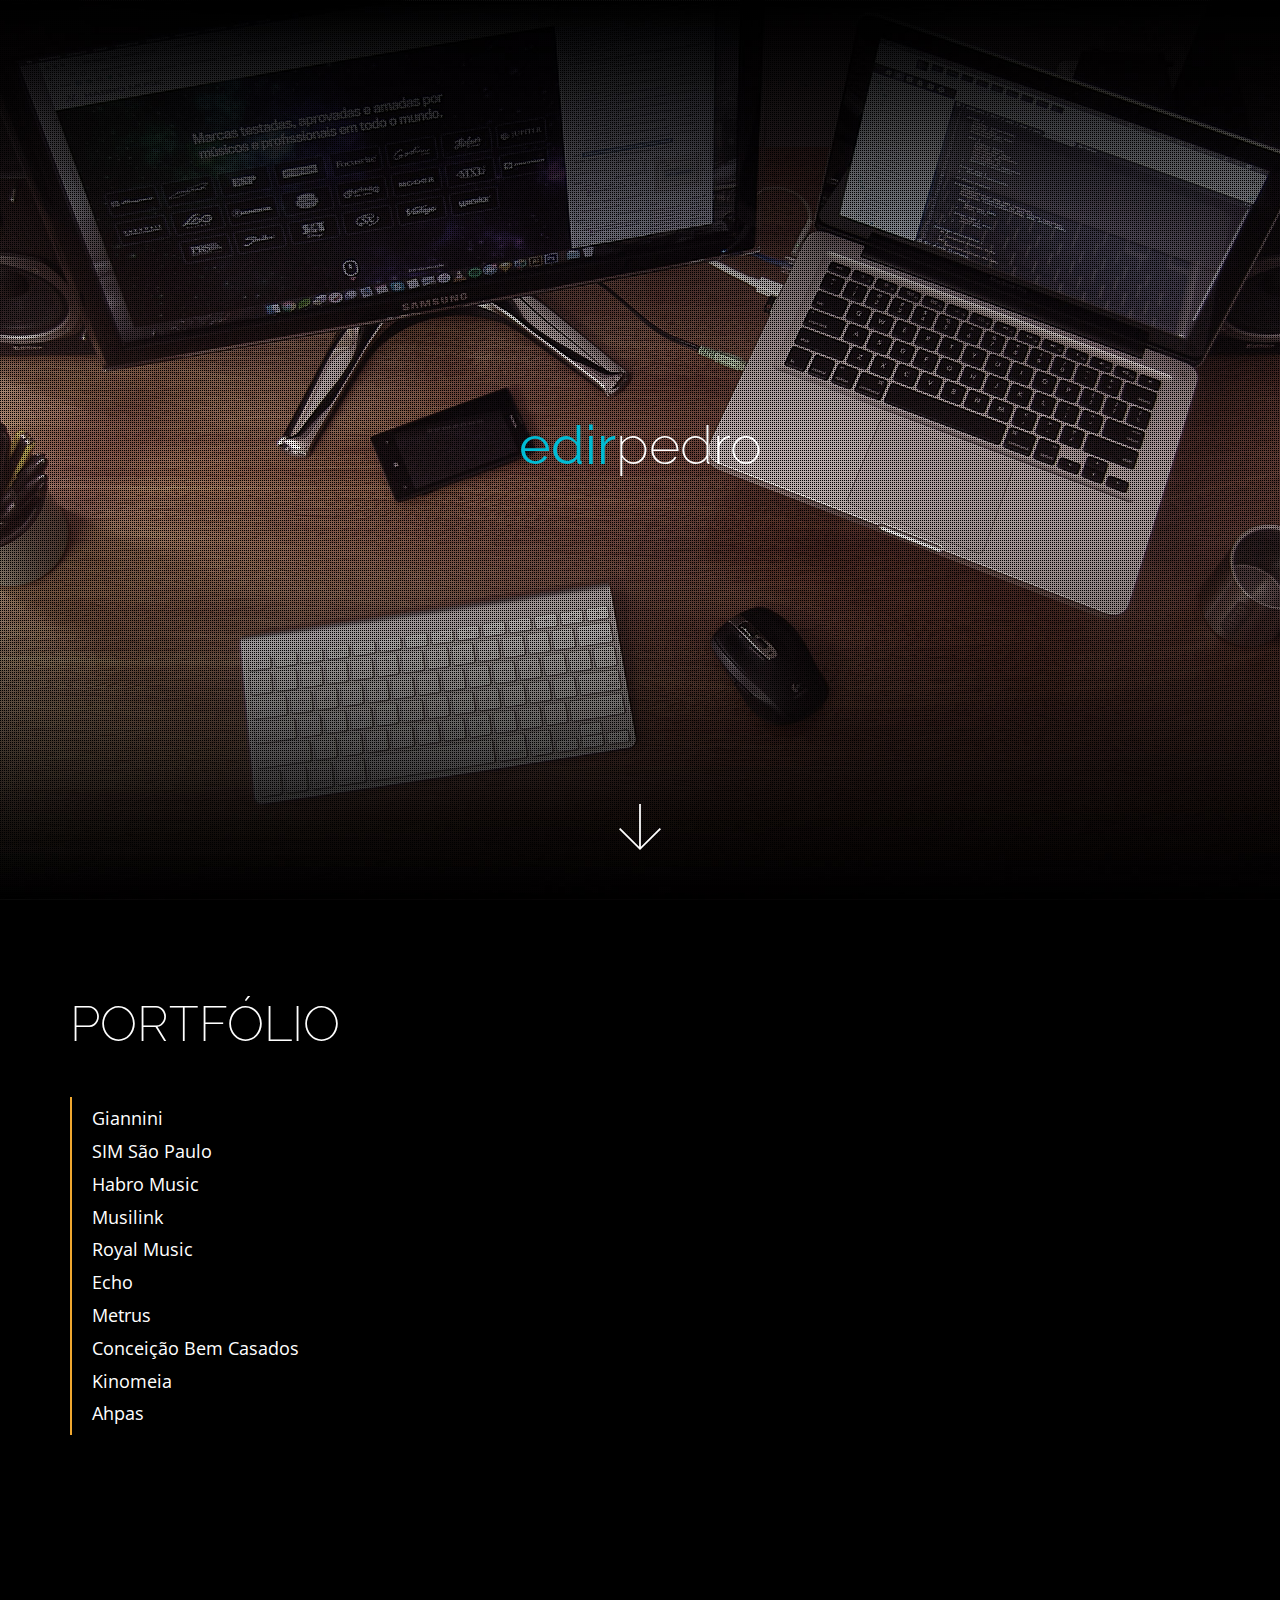
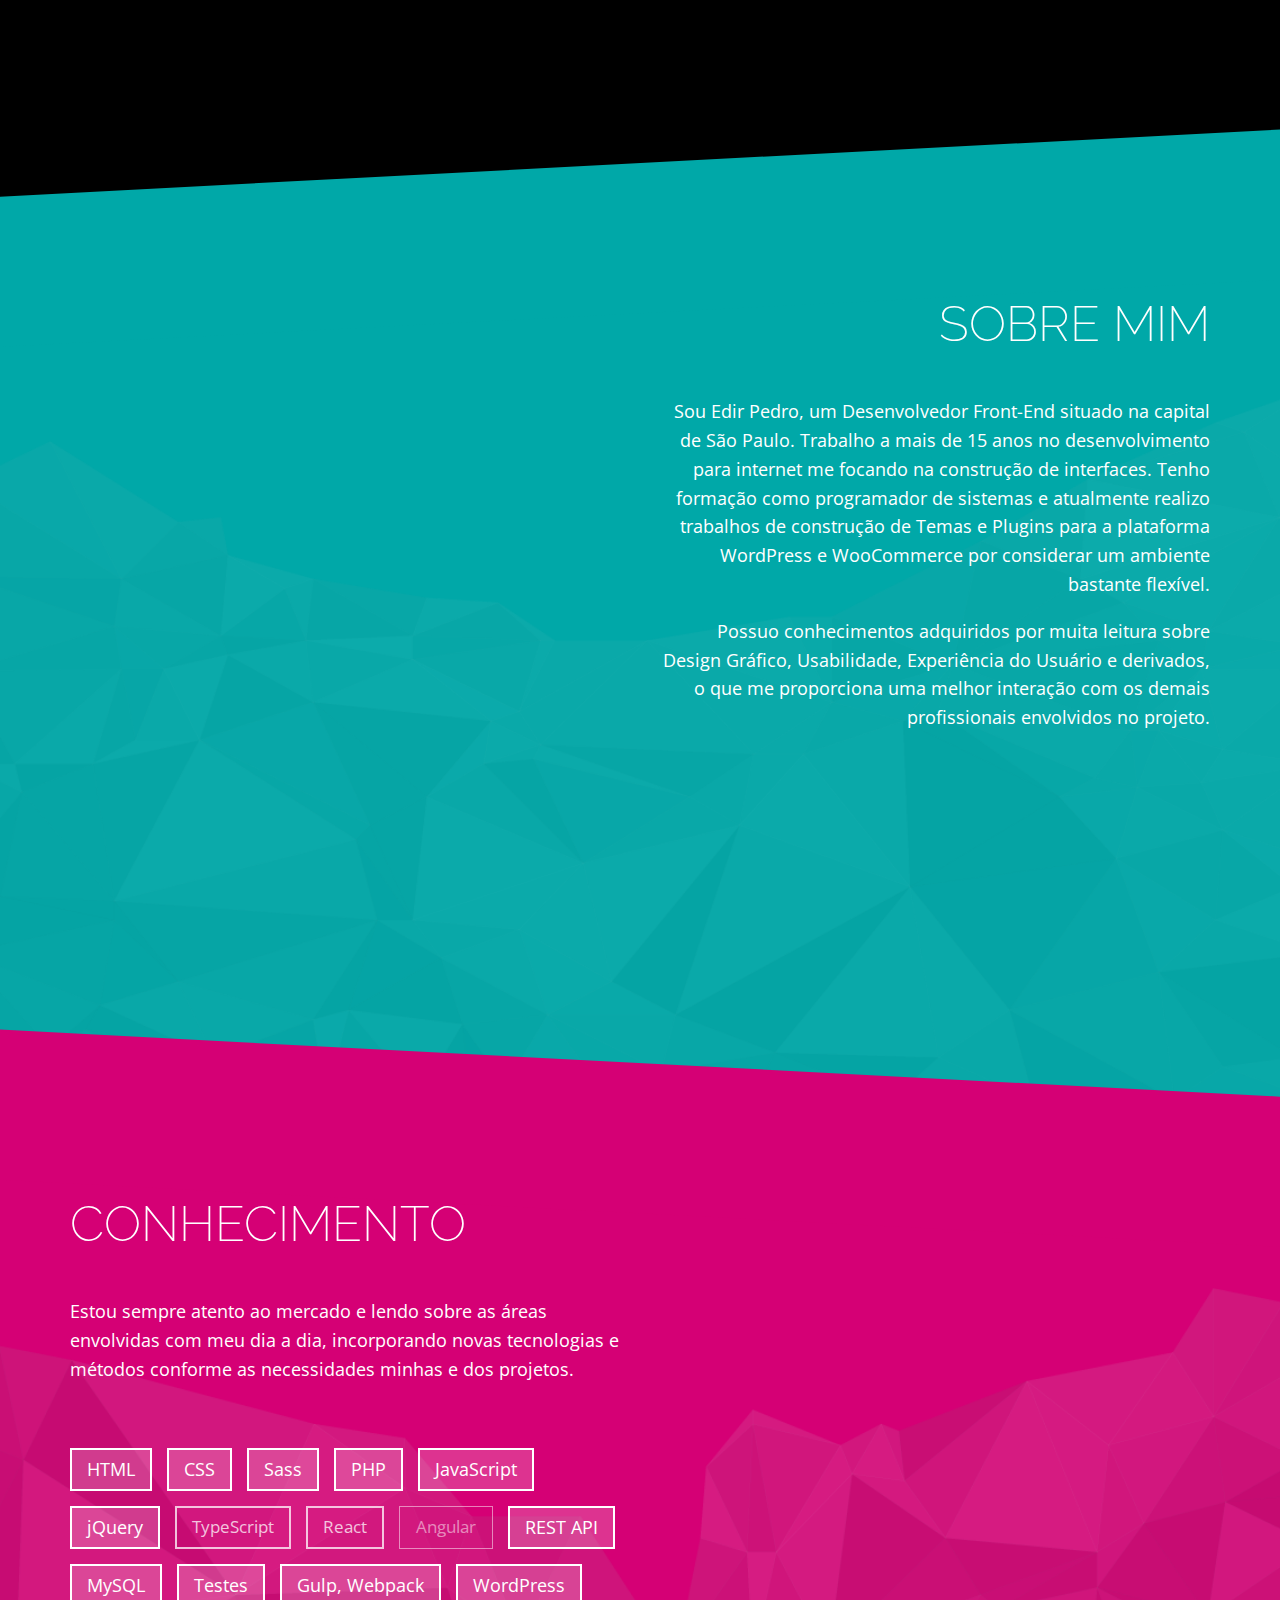
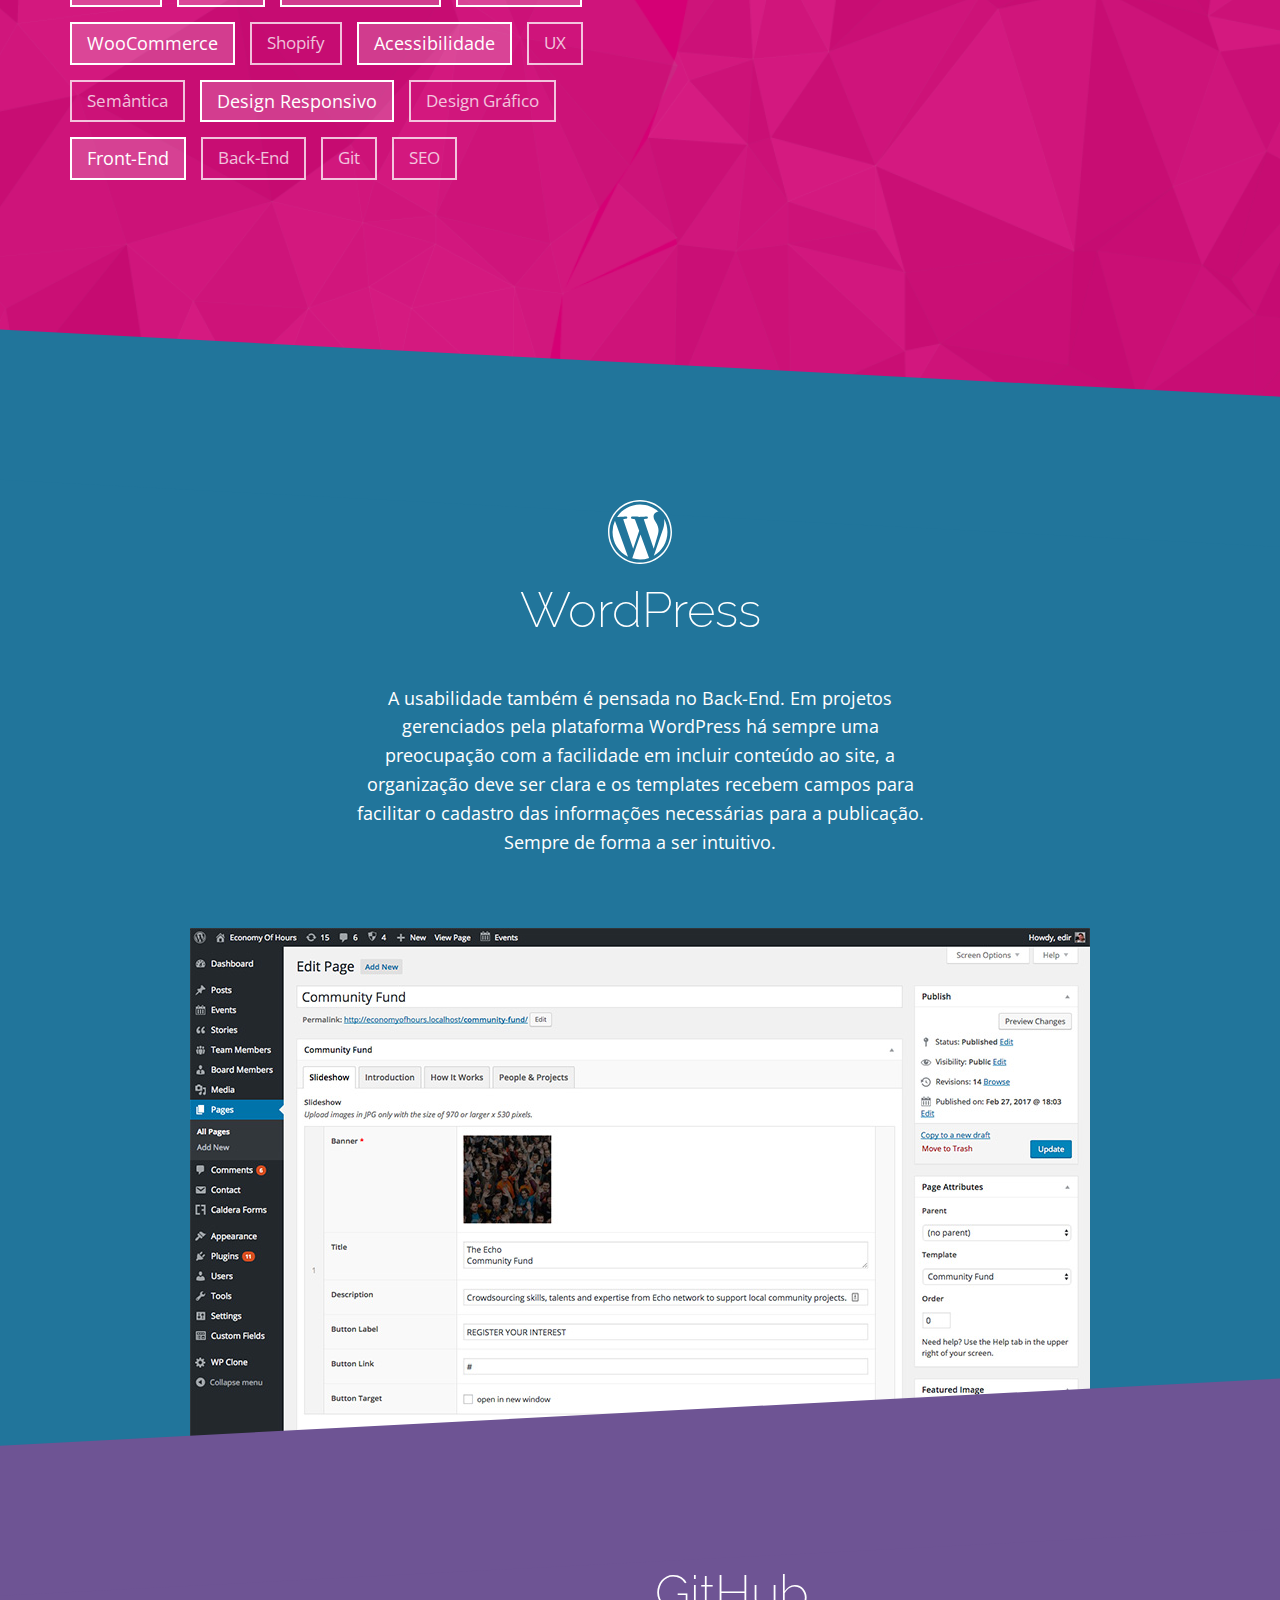
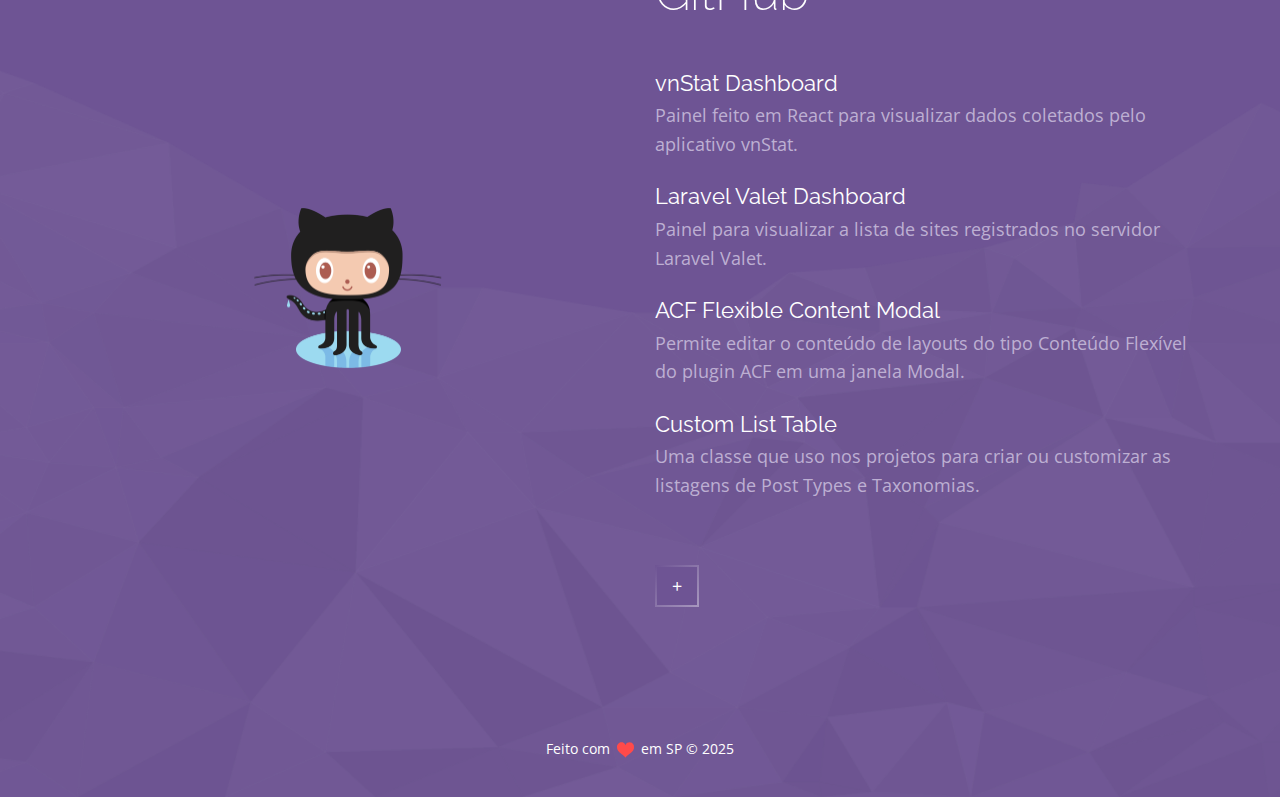
<file: index.html>
<!DOCTYPE html>
<html lang="pt">

<head>
  <meta charset="utf-8">
  <meta name="viewport" content="width=device-width, initial-scale=1">

  <title>Edir Pedro — Desenvolvedor Front-End</title>

  <meta name="description" content="Sou Desenvolvedor Front-End, desenvolvo projetos em HTML e CSS, temas e plugins para WordPress, conheça meu portfólio e entre em contato para um orçamento.">
  <meta name="keywords" content="webdesigner,webdeveloper,interface designer,designer de interface,programador html,designer,programador,webdesign,html5,css3,wordpress,woocommerce">
  <link rel="shortcut icon" href="/assets/img/favicon.ico" />

  <!-- Open Graph -->
  <meta property="og:type" content="website" />
  <meta property="og:title" content="Edir Pedro — Desenvolvedor Front-End" />
  <meta property="og:image" content="/assets/img/opengraph.png" />
  <meta property="og:description" content="Sou Desenvolvedor Front-End, desenvolvo projetos em HTML e CSS, temas e plugins para WordPress, conheça meu portfólio e entre em contato para um orçamento." />
  <meta property="og:url" content="https://edirpedro.com.br">

  <!-- Styles -->
  <link href="https://fonts.googleapis.com/css?family=Open+Sans:400,700|Raleway:200,400,600" rel="stylesheet">
  <link rel="stylesheet" type="text/css" href="/assets/css/theme.min.css">

  <!-- Google Analytics -->
  <script async src="https://www.googletagmanager.com/gtag/js?id=G-WLS13BNKCM"></script>
  <script>
    window.dataLayer = window.dataLayer || [];

    function gtag() {
      dataLayer.push(arguments);
    }
    gtag('js', new Date());
    gtag('config', 'G-WLS13BNKCM');
  </script>
</head>

<body class="home">
<main>

  <!-- Introdução -->
  <section class="home-introduction">
    <div class="mask"></div>
    <div class="row">
      <div class="col">
        <h1><strong>edir</strong>pedro</h1>
        <img class="arrow" src="/assets/img/arrow-down.svg" alt="">
      </div>
    </div>
  </section>

  <!-- Portfolio -->
  <section class="home-portfolio">
    <a id="portfolio" name="portfolio"></a>
    <div class="row">
      <div class="col">
        <h1>Portfólio</h1>
        <ul>
          <li><a href="/cases/giannini/">Giannini</a></li><li><a href="/cases/sim-sao-paulo/">SIM São Paulo</a></li><li><a href="/cases/habro-music/">Habro Music</a></li><li><a href="/cases/musilink/">Musilink</a></li><li><a href="/cases/royal-music/">Royal Music</a></li><li><a href="/cases/echo/">Echo</a></li><li><a href="/cases/metrus/">Metrus</a></li><li><a href="/cases/conceicao-bem-casados/">Conceição Bem Casados</a></li><li><a href="/cases/kinomeia/">Kinomeia</a></li><li><a href="/cases/ahpas/">Ahpas</a></li>        </ul>
      </div>
    </div>
  </section>

  <!-- Sobre Mim -->
  <section class="home-about divider-left">
    <div class="row">
      <div class="col"></div>
      <div class="col">
        <h1>Sobre Mim</h1>
        <p>Sou Edir Pedro, um Desenvolvedor Front-End situado na capital de São Paulo. Trabalho a mais de 15 anos no desenvolvimento para internet me focando na construção de interfaces. Tenho formação como programador de sistemas e atualmente realizo trabalhos de construção de Temas e Plugins para a plataforma WordPress e WooCommerce por considerar um ambiente bastante flexível.</p>
        <p>Possuo conhecimentos adquiridos por muita leitura sobre Design Gráfico, Usabilidade, Experiência do Usuário e derivados, o que me proporciona uma melhor interação com os demais profissionais envolvidos no projeto.</p>
        <p>&nbsp;</p>
        <!--<p><a class="button gradient mail" href="mailto:edirps@gmail.com"><span>Entre em Contato</span></a></p>-->
      </div>
    </div>
  </section>

  <!-- Conhecimento -->
  <section class="home-knowledge divider-right">
    <div class="row">
      <div class="col">
        <h1>Conhecimento</h1>
        <p>Estou sempre atento ao mercado e lendo sobre as áreas envolvidas com meu dia a dia, incorporando novas tecnologias e métodos conforme as necessidades minhas e dos projetos.</p>
        <p>&nbsp;</p>
        <ul>
          <li class="r1">HTML</li>
          <li class="r1">CSS</li>
          <li class="r1">Sass</li>
          <li class="r1">PHP</li>
          <li class="r1">JavaScript</li>
          <li class="r1">jQuery</li>
          <li class="r2">TypeScript</li>
          <li class="r2">React</li>
          <li class="r3">Angular</li>
          <!-- <li class="r3">Node</li> -->
          <li class="r1">REST API</li>
          <li class="r1">MySQL</li>
          <li class="r1">Testes</li>
          <li class="r1">Gulp, Webpack</li>
          <li class="r1">WordPress</li>
          <li class="r1">WooCommerce</li>
          <li class="r2">Shopify</li>
          <li class="r1">Acessibilidade</li>
          <li class="r2">UX</li>
          <!-- <li class="r2">AI</li> -->
          <li class="r2">Semântica</li>
          <li class="r1">Design Responsivo</li>
          <li class="r2">Design Gráfico</li>
          <li class="r1">Front-End</li>
          <li class="r2">Back-End</li>
          <li class="r2">Git</li>
          <li class="r2">SEO</li>
          <!-- <li class="r2">Comércio Eletrônico</li> -->
          <!-- <li class="r2">Inglês</li> -->
        </ul>
      </div>
      <div class="col"></div>
    </div>
  </section>

  <!-- WordPress -->
  <section class="home-wordpress divider-right">
    <div class="row">
      <div class="col">
        <img class="wp-logo" width="64" src="/assets/img/wordpress.svg" alt="WordPress">
        <h1>WordPress</h1>
        <p>A usabilidade também é pensada no Back-End. Em projetos gerenciados pela plataforma WordPress há sempre uma preocupação com a facilidade em incluir conteúdo ao site, a organização deve ser clara e os templates recebem campos para facilitar o cadastro das informações necessárias para a publicação. Sempre de forma a ser intuitivo.</p>
        <img class="painel" src="/assets/img/wordpress-panel.jpg" alt="Painel do WordPress">
      </div>
    </div>
  </section>

  <!-- Github -->
  <section class="home-github divider-left">
    <div class="row">
      <div class="col octocat">
        <img width="200" src="/assets/img/octocat.png" alt="GitHub">
      </div>
      <div class="col">
        <h1>GitHub</h1>
        <dl>
          <dt><a href="https://github.com/edirpedro/vnstat-dashboard" target="_blank">vnStat Dashboard</a></dt>
          <dd>Painel feito em React para visualizar dados coletados pelo aplicativo vnStat.</dd>
          <dt><a href="https://github.com/edirpedro/laravel-valet-dashboard" target="_blank">Laravel Valet Dashboard</a></dt>
          <dd>Painel para visualizar a lista de sites registrados no servidor Laravel Valet.</dd>
          <dt><a href="https://github.com/edirpedro/acf-flexible-content-modal" target="_blank">ACF Flexible Content Modal</a></dt>
          <dd>Permite editar o conteúdo de layouts do tipo Conteúdo Flexível do plugin ACF em uma janela Modal.</dd>
          <dt><a href="https://github.com/edirpedro/wp-custom-list-table" target="_blank">Custom List Table</a></dt>
          <dd>Uma classe que uso nos projetos para criar ou customizar as listagens de Post Types e Taxonomias.</dd>
        </dl>
        <p>&nbsp;</p>
        <a class="button gradient" href="https://github.com/edirpedro" target="_blank"><span>+</span></a>
      </div>
    </div>
  </section>

</main>

<footer class="footer">
  <div class="row">
    <div class="col">
      Feito com <svg version="1.1" id="heart" x="0px" y="0px" width="20px" height="17.982px" viewBox="0 0 20 17.982" enable-background="new 0 0 20 17.982" xml:space="preserve">
        <path id="path" d="M9.212,16.975c-0.431-0.482-1.505-1.422-2.389-2.089c-2.617-1.977-2.973-2.263-4.036-3.241
	C0.829,9.841-0.003,8.029,0,5.571C0.001,4.372,0.083,3.91,0.419,3.203c0.57-1.199,1.41-2.091,2.483-2.636
	c0.76-0.386,1.135-0.558,2.404-0.565c1.328-0.007,1.607,0.147,2.389,0.577C8.646,1.101,9.624,2.217,9.827,3.01L9.952,3.5
	l0.308-0.674c1.741-3.812,7.3-3.755,9.234,0.094c0.613,1.221,0.681,3.829,0.137,5.298c-0.71,1.916-2.043,3.376-5.125,5.614
	c-2.021,1.469-4.309,3.689-4.468,4.001C9.853,18.195,10.029,17.89,9.212,16.975z" />
      </svg> em SP &copy; 2025    </div>
  </div>
</footer>

</body>

</html>
</file>
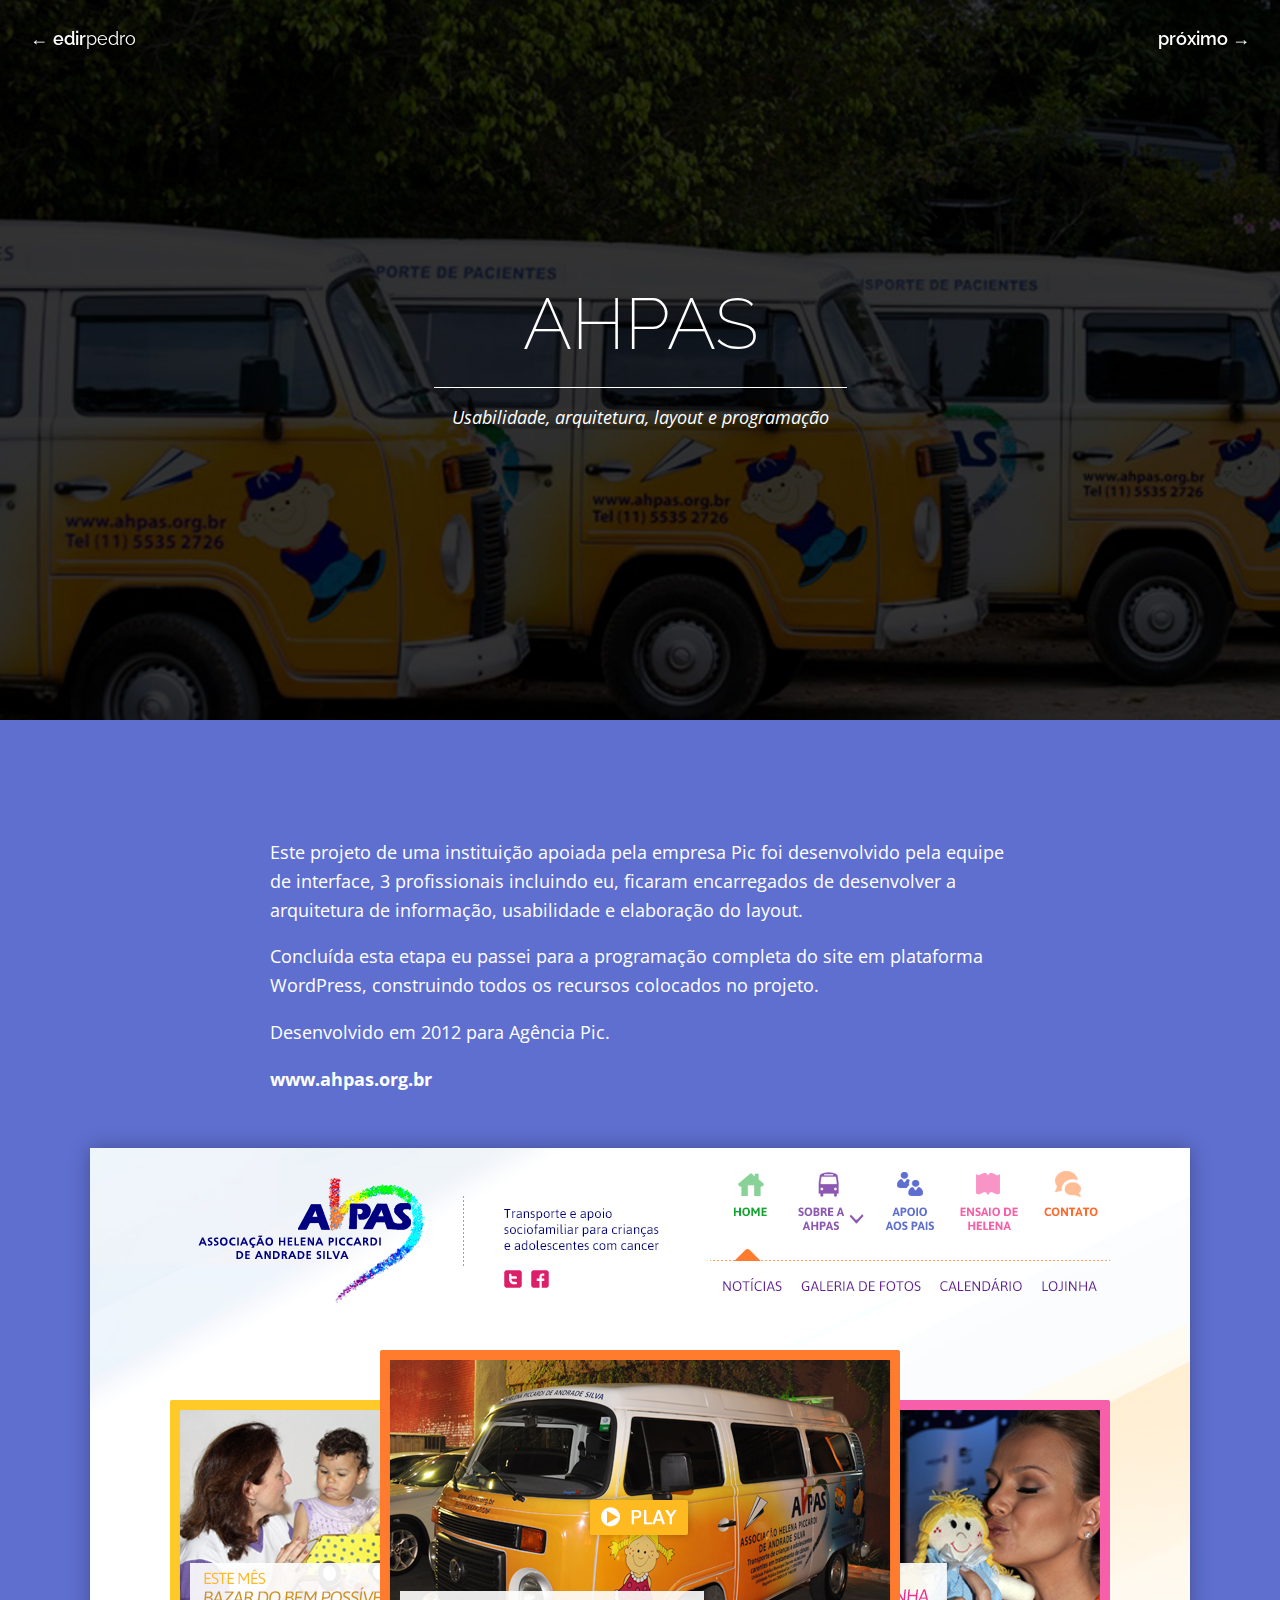
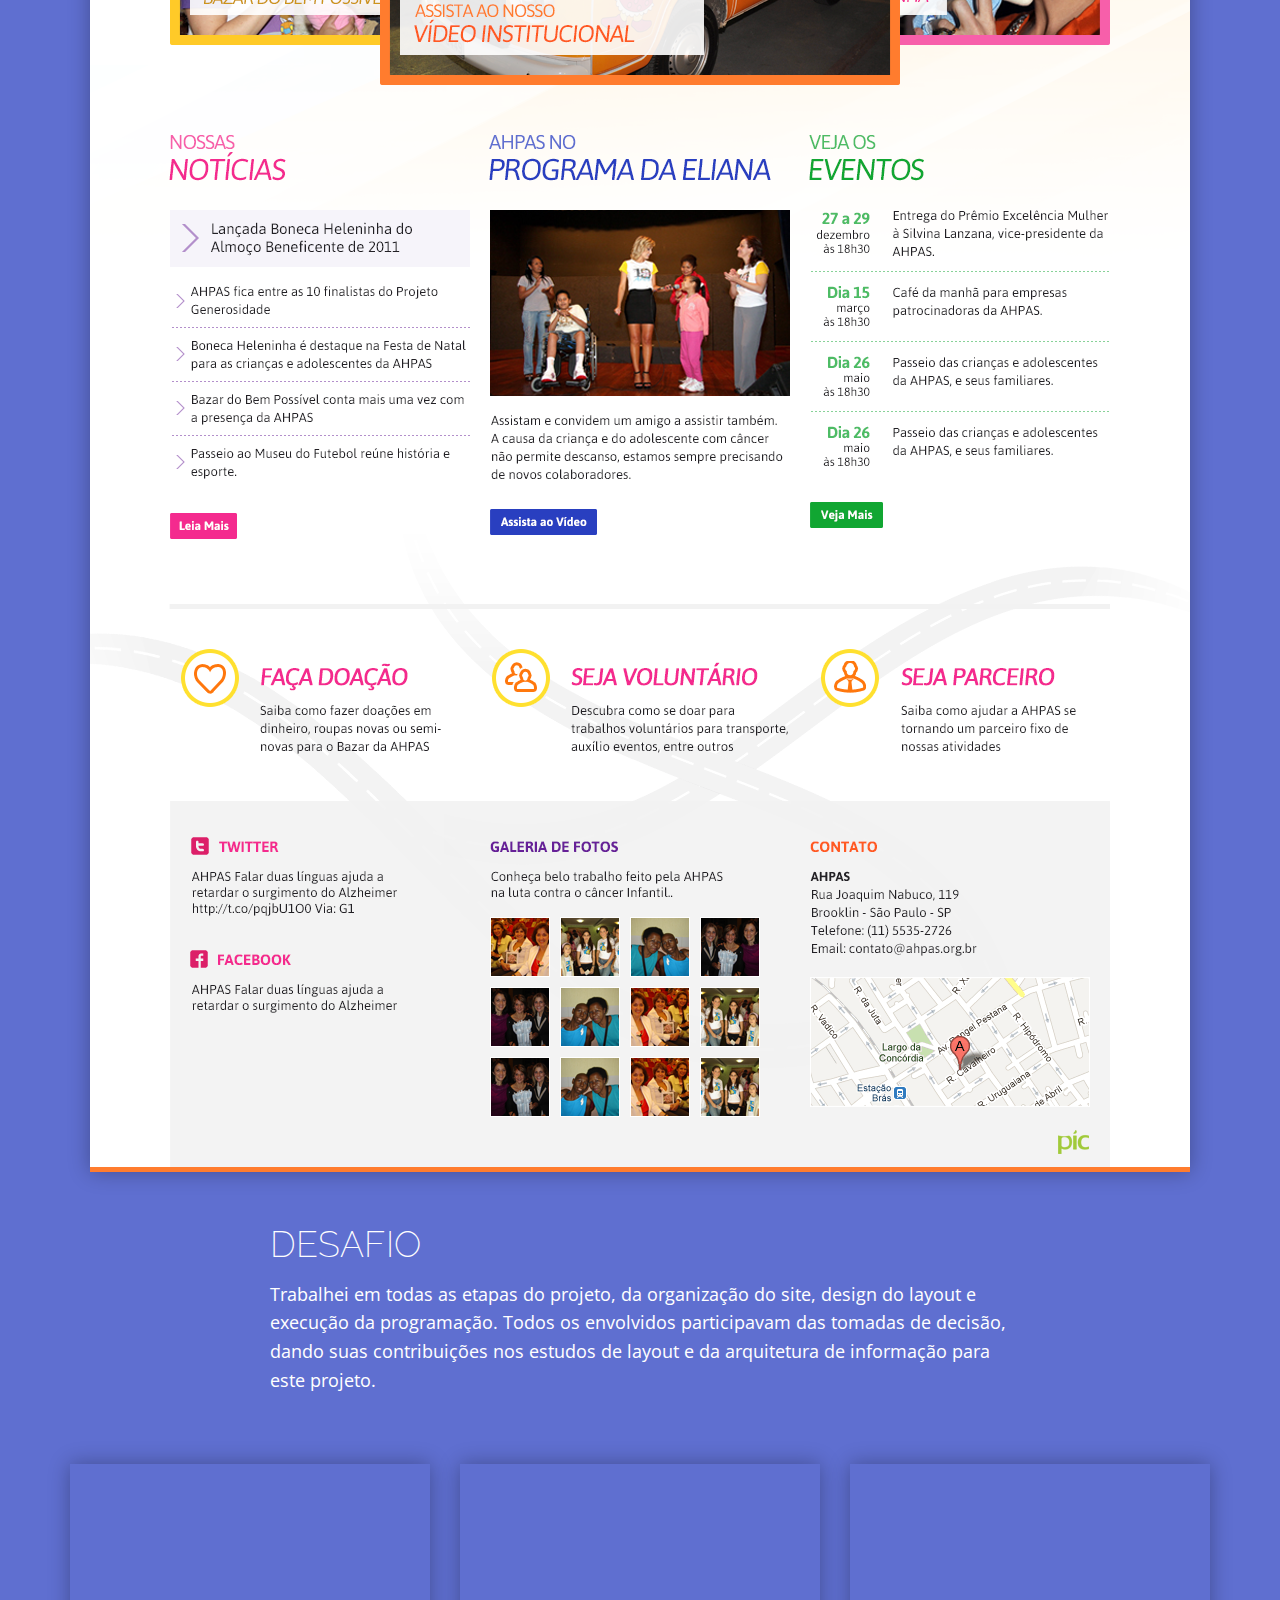
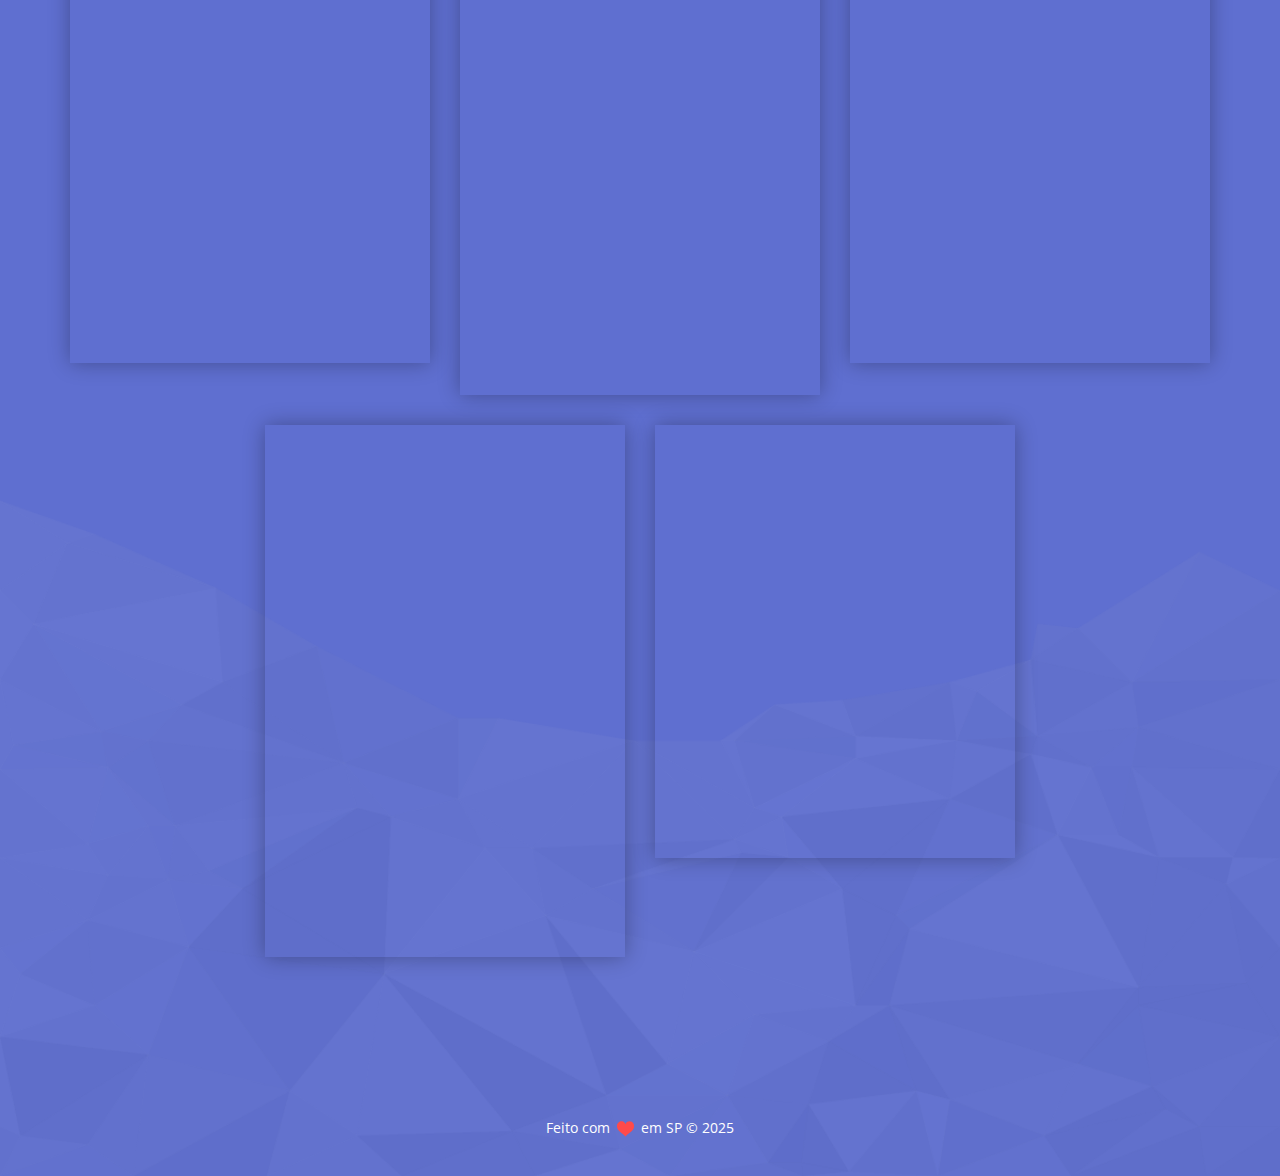
<file: cases/ahpas/index.html>
<!DOCTYPE html>
<html lang="pt">

<head>
  <meta charset="utf-8">
  <meta name="viewport" content="width=device-width, initial-scale=1">

  <title>AHPAS — Edir Pedro</title>

  <meta name="description" content="Sou Desenvolvedor Front-End, desenvolvo projetos em HTML e CSS, temas e plugins para WordPress, conheça meu portfólio e entre em contato para um orçamento.">
  <meta name="keywords" content="webdesigner,webdeveloper,interface designer,designer de interface,programador html,designer,programador,webdesign,html5,css3,wordpress,woocommerce">
  <link rel="shortcut icon" href="/assets/img/favicon.ico" />

  <!-- Open Graph -->
  <meta property="og:type" content="website" />
  <meta property="og:title" content="Edir Pedro — Desenvolvedor Front-End" />
  <meta property="og:image" content="/assets/img/opengraph.png" />
  <meta property="og:description" content="Sou Desenvolvedor Front-End, desenvolvo projetos em HTML e CSS, temas e plugins para WordPress, conheça meu portfólio e entre em contato para um orçamento." />
  <meta property="og:url" content="https://edirpedro.com.br">

  <!-- Styles -->
  <link href="https://fonts.googleapis.com/css?family=Open+Sans:400,700|Raleway:200,400,600" rel="stylesheet">
  <link rel="stylesheet" type="text/css" href="/assets/css/theme.min.css">

  <!-- Google Analytics -->
  <script async src="https://www.googletagmanager.com/gtag/js?id=G-WLS13BNKCM"></script>
  <script>
    window.dataLayer = window.dataLayer || [];

    function gtag() {
      dataLayer.push(arguments);
    }
    gtag('js', new Date());
    gtag('config', 'G-WLS13BNKCM');
  </script>
</head>

<body class="case">
<header class="header">
  <a class="logo" href="/#portfolio">&larr; <strong>Edir</strong>Pedro</a>
  <a class="next" href="/cases/giannini/">próximo &rarr;</a>
</header>
<main>
  <article class="page" style="background-color:#5f6fd0;">
    <header style="background-image:url(/cases/ahpas/ahpas-page-header.jpg)">
      <div class="text">
        <h1>AHPAS</h1>
        <cite>Usabilidade, arquitetura, layout e programação</cite>
      </div>
    </header>
    <div class="entry-content">
      <p>Este projeto de uma instituição apoiada pela empresa Pic foi desenvolvido pela equipe de interface, 3 profissionais incluindo eu, ficaram encarregados de desenvolver a arquitetura de informação, usabilidade e elaboração do layout.</p>

      <p>Concluída esta etapa eu passei para a programação completa do site em plataforma WordPress, construindo todos os recursos colocados no projeto.</p>

      <p>Desenvolvido em 2012 para Agência Pic.</p>

      <p><a href="http://www.ahpas.org.br" target="_blank"><strong>www.ahpas.org.br</strong></a></p>

      <figure class="alignwide"><img decoding="async" loading="lazy" src="/cases/ahpas/ahpas-homepage.png" alt="Página de entrada.">
      </figure>

      <h2>Desafio</h2>

      <p>Trabalhei em todas as etapas do projeto, da organização do site, design do layout e execução da programação. Todos os envolvidos participavam das tomadas de decisão, dando suas contribuições nos estudos de layout e da arquitetura de informação para este projeto.</p>

      <figure class="gallery columns-3 alignwide">
        <figure><img decoding="async" loading="lazy" src="/cases/ahpas/ahpas-noticias.png" alt="Página de notícias com fotos."></figure>
        <figure><img decoding="async" loading="lazy" src="/cases/ahpas/ahpas-calendario.png" alt="Calendário de eventos."></figure>
        <figure><img decoding="async" loading="lazy" src="/cases/ahpas/ahpas-fotos.png" alt="Galeria de fotos."></figure>
        <figure><img decoding="async" loading="lazy" src="/cases/ahpas/ahpas-lojinha.png" alt="Lojinha de produtos."></figure>
        <figure><img decoding="async" loading="lazy" src="/cases/ahpas/ahpas-contato.png" alt="Página de contato."></figure>
      </figure>

    </div>
  </article>
</main>

<footer class="footer">
  <div class="row">
    <div class="col">
      Feito com <svg version="1.1" id="heart" x="0px" y="0px" width="20px" height="17.982px" viewBox="0 0 20 17.982" enable-background="new 0 0 20 17.982" xml:space="preserve">
        <path id="path" d="M9.212,16.975c-0.431-0.482-1.505-1.422-2.389-2.089c-2.617-1.977-2.973-2.263-4.036-3.241
	C0.829,9.841-0.003,8.029,0,5.571C0.001,4.372,0.083,3.91,0.419,3.203c0.57-1.199,1.41-2.091,2.483-2.636
	c0.76-0.386,1.135-0.558,2.404-0.565c1.328-0.007,1.607,0.147,2.389,0.577C8.646,1.101,9.624,2.217,9.827,3.01L9.952,3.5
	l0.308-0.674c1.741-3.812,7.3-3.755,9.234,0.094c0.613,1.221,0.681,3.829,0.137,5.298c-0.71,1.916-2.043,3.376-5.125,5.614
	c-2.021,1.469-4.309,3.689-4.468,4.001C9.853,18.195,10.029,17.89,9.212,16.975z" />
      </svg> em SP &copy; 2025    </div>
  </div>
</footer>

</body>

</html>
</file>
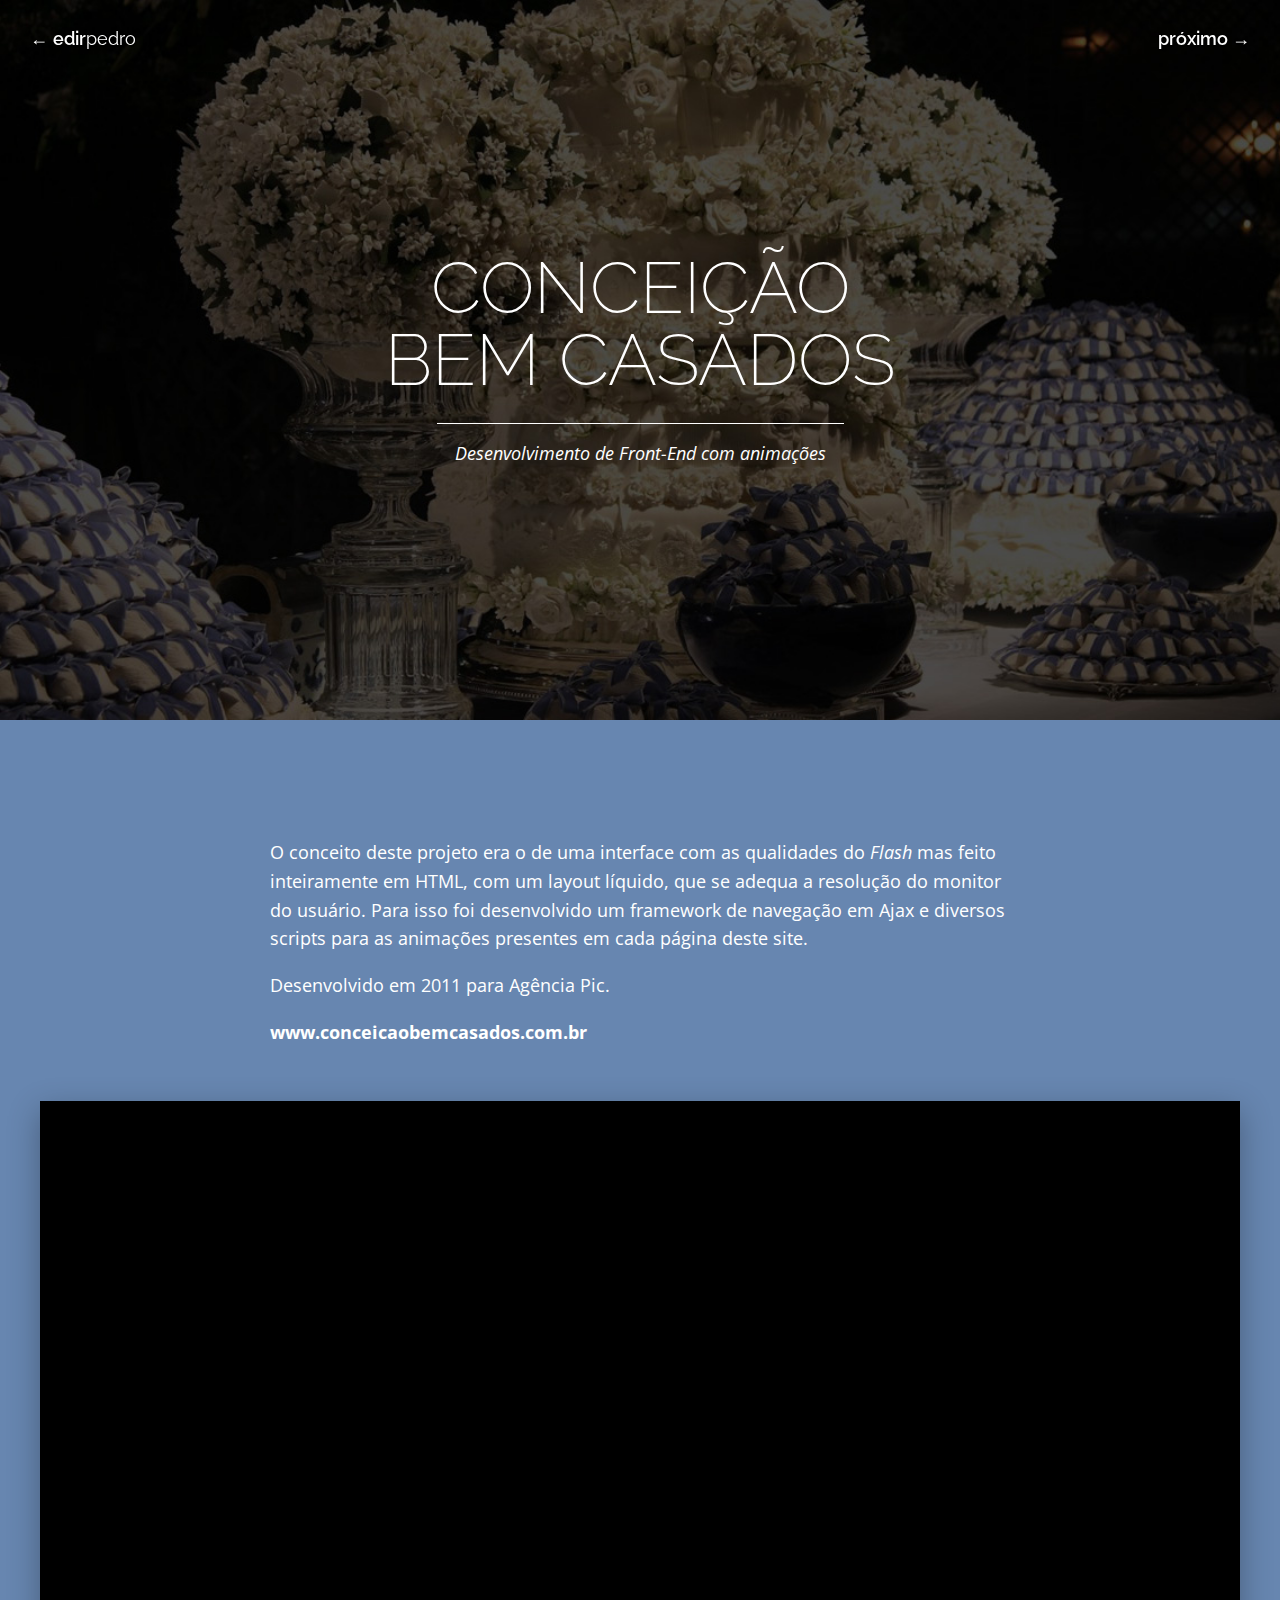
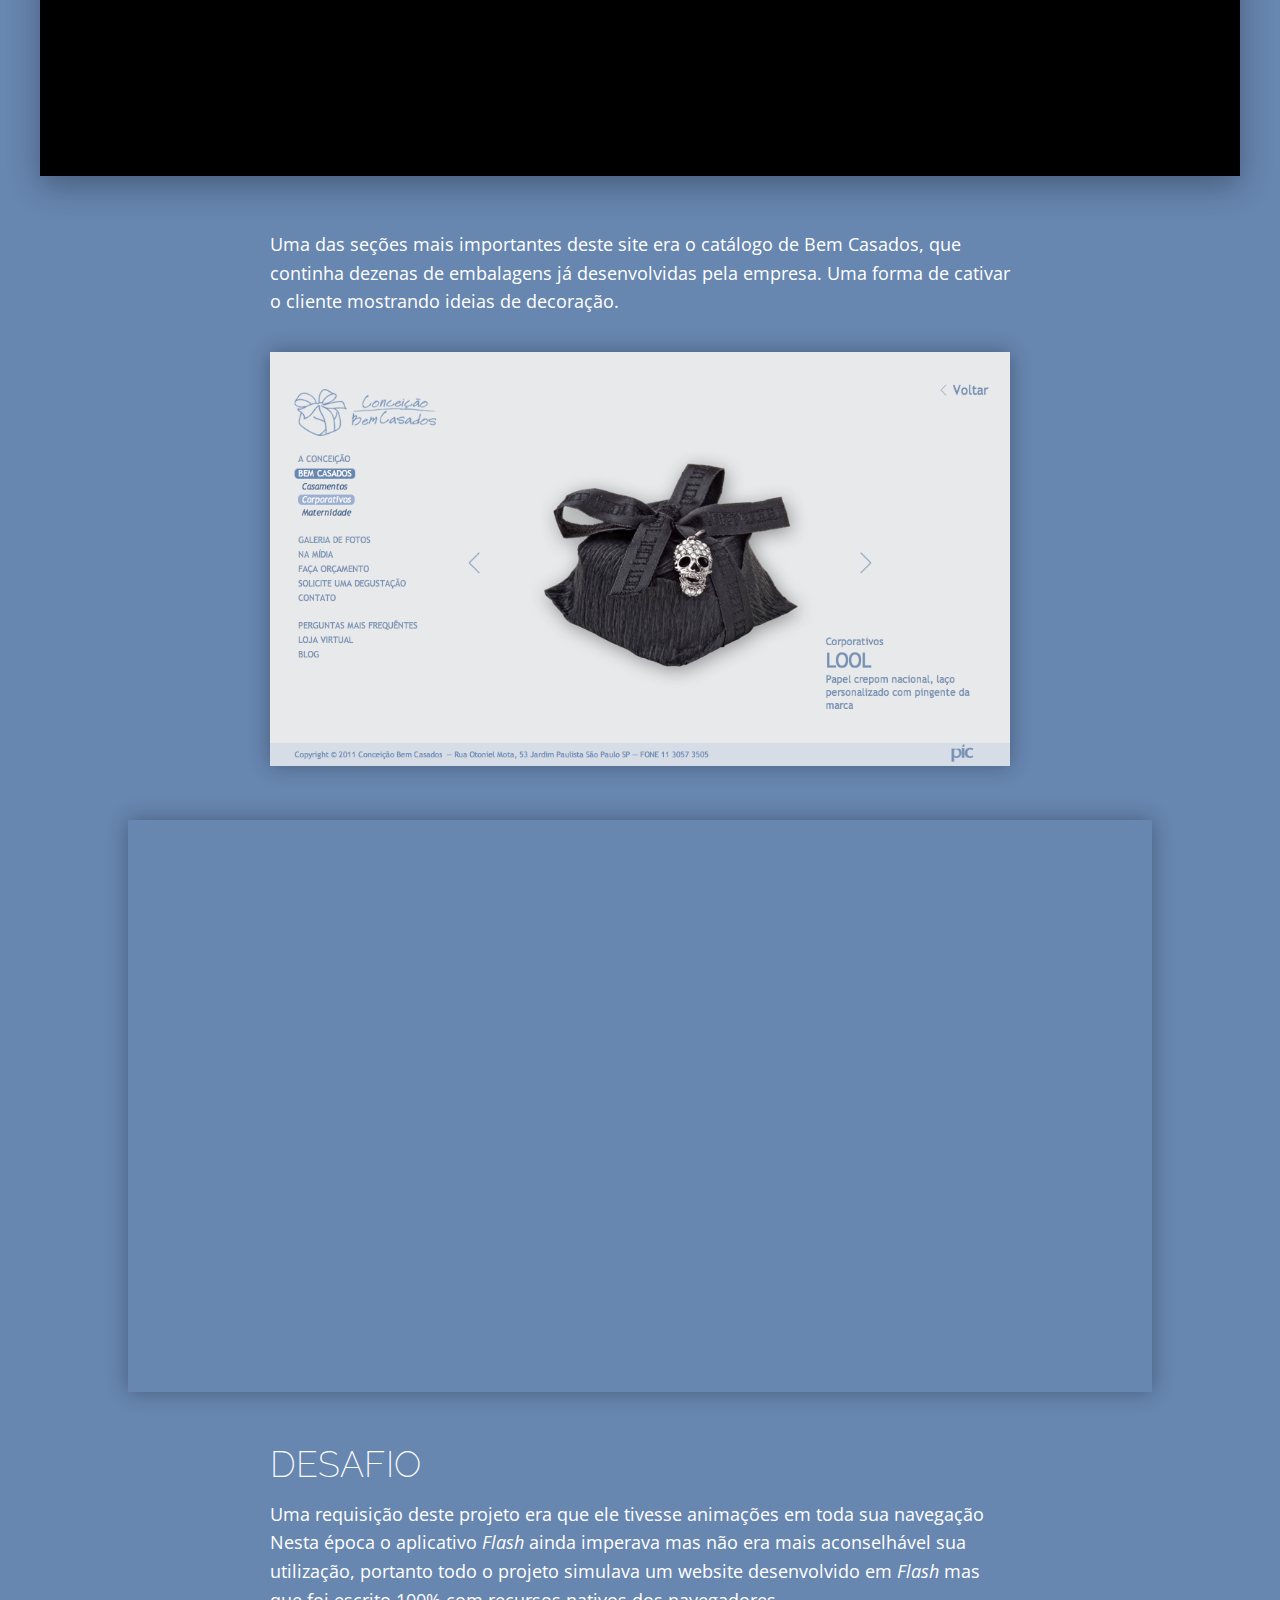
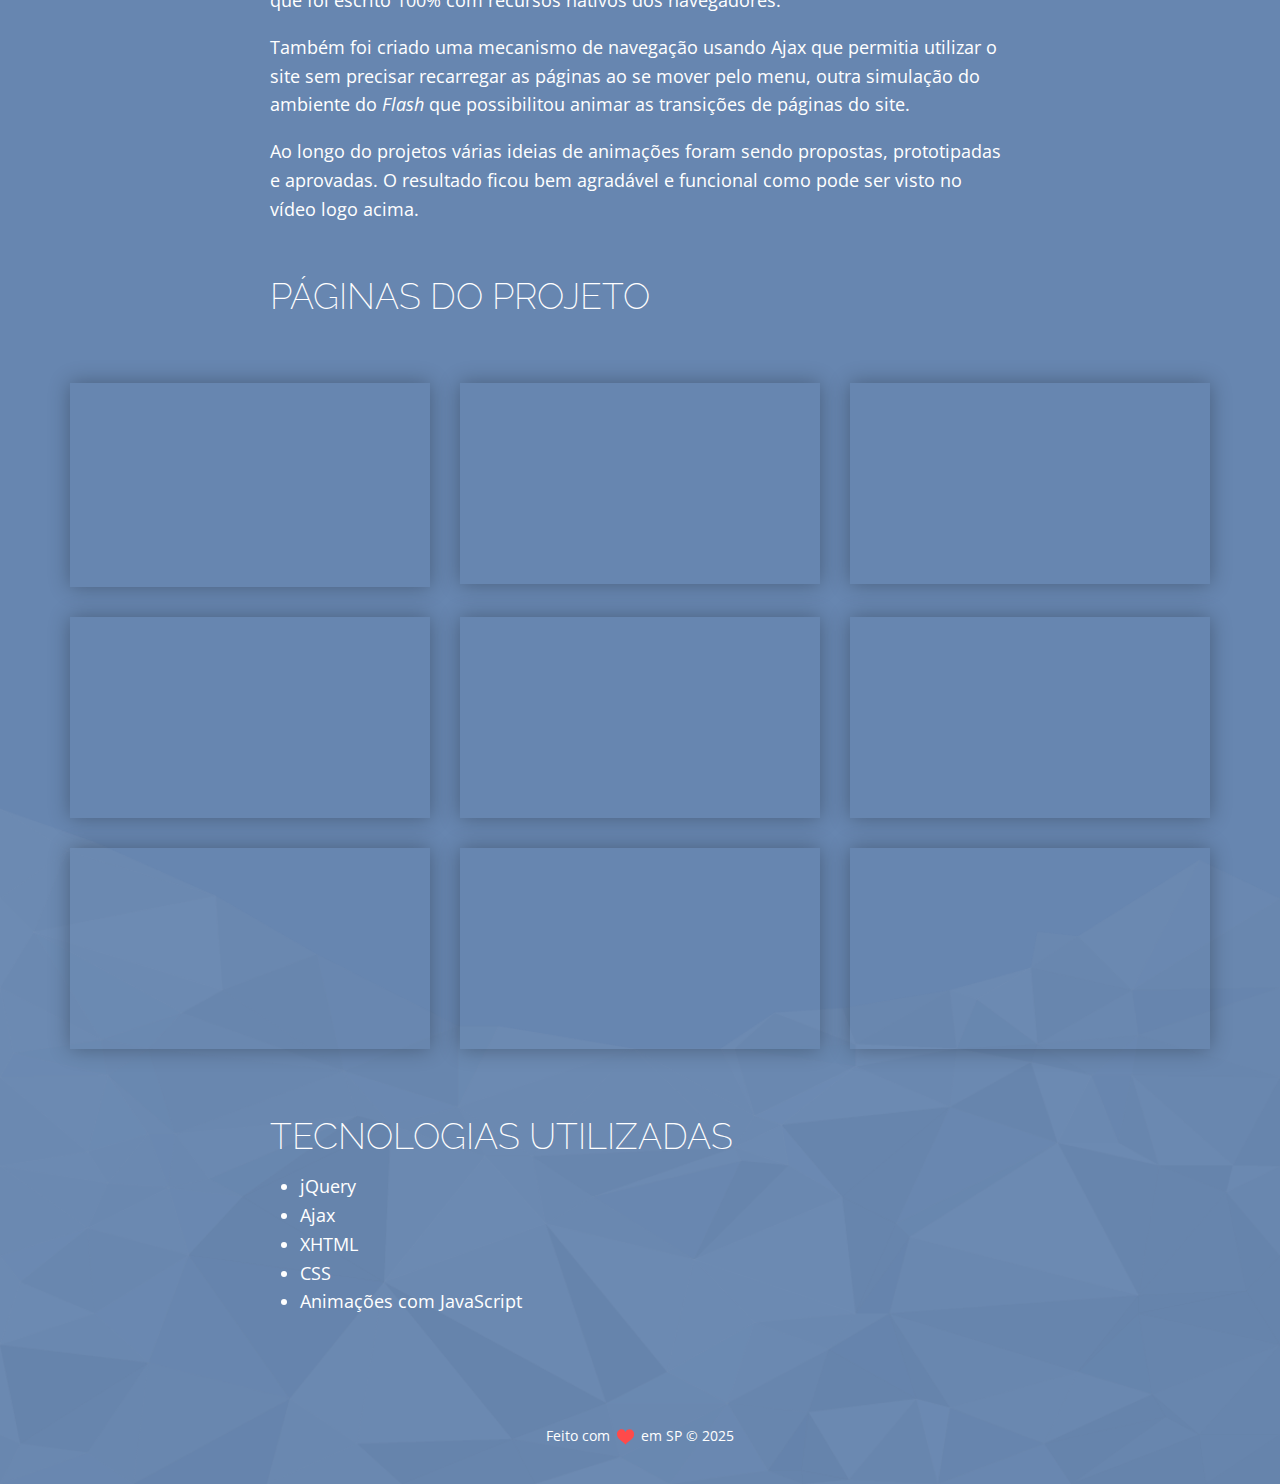
<file: cases/conceicao-bem-casados/index.html>
<!DOCTYPE html>
<html lang="pt">

<head>
  <meta charset="utf-8">
  <meta name="viewport" content="width=device-width, initial-scale=1">

  <title>Conceição Bem Casados — Edir Pedro</title>

  <meta name="description" content="Sou Desenvolvedor Front-End, desenvolvo projetos em HTML e CSS, temas e plugins para WordPress, conheça meu portfólio e entre em contato para um orçamento.">
  <meta name="keywords" content="webdesigner,webdeveloper,interface designer,designer de interface,programador html,designer,programador,webdesign,html5,css3,wordpress,woocommerce">
  <link rel="shortcut icon" href="/assets/img/favicon.ico" />

  <!-- Open Graph -->
  <meta property="og:type" content="website" />
  <meta property="og:title" content="Edir Pedro — Desenvolvedor Front-End" />
  <meta property="og:image" content="/assets/img/opengraph.png" />
  <meta property="og:description" content="Sou Desenvolvedor Front-End, desenvolvo projetos em HTML e CSS, temas e plugins para WordPress, conheça meu portfólio e entre em contato para um orçamento." />
  <meta property="og:url" content="https://edirpedro.com.br">

  <!-- Styles -->
  <link href="https://fonts.googleapis.com/css?family=Open+Sans:400,700|Raleway:200,400,600" rel="stylesheet">
  <link rel="stylesheet" type="text/css" href="/assets/css/theme.min.css">

  <!-- Google Analytics -->
  <script async src="https://www.googletagmanager.com/gtag/js?id=G-WLS13BNKCM"></script>
  <script>
    window.dataLayer = window.dataLayer || [];

    function gtag() {
      dataLayer.push(arguments);
    }
    gtag('js', new Date());
    gtag('config', 'G-WLS13BNKCM');
  </script>
</head>

<body class="case">
<header class="header">
  <a class="logo" href="/#portfolio">&larr; <strong>Edir</strong>Pedro</a>
  <a class="next" href="/cases/kinomeia/">próximo &rarr;</a>
</header>
<main>
  <article class="page" style="background-color:#6786b0;">
    <header style="background-image:url(/cases/conceicao-bem-casados/conceicao-page-header.jpg)">
      <div class="text">
        <h1>Conceição<br>Bem Casados</h1>
        <cite>Desenvolvimento de Front-End com animações</cite>
      </div>
    </header>
    <div class="entry-content">
      <p>O conceito deste projeto era o de uma interface com as qualidades do <em>Flash</em> mas feito inteiramente em HTML, com um layout líquido, que se adequa a resolução do monitor do usuário. Para isso foi desenvolvido um framework de navegação em Ajax e diversos scripts para as animações presentes em cada página deste site.</p>

      <p>Desenvolvido em 2011 para Agência Pic.</p>

      <p><a href="https://www.conceicaobemcasados.com.br" target="_blank"><strong>www.conceicaobemcasados.com.br</strong></a></p>

      <div class="youtube alignwide">
        <div class="wrapper">
          <iframe title="Projeto Conceição Bem Casados" width="500" height="281" src="https://www.youtube.com/embed/ga0g0KRfU9E?feature=oembed&rel=0" frameborder="0" allow="accelerometer; autoplay; clipboard-write; encrypted-media; gyroscope; picture-in-picture; web-share" allowfullscreen=""></iframe>
        </div>
      </div>

      <p>Uma das seções mais importantes deste site era o catálogo de Bem Casados, que continha dezenas de embalagens já desenvolvidas pela empresa. Uma forma de cativar o cliente mostrando ideias de decoração.</p>

      <figure><img decoding="async" loading="lazy" src="/cases/conceicao-bem-casados/conceicao-produto.png" alt=""></figure>

      <figure class="alignwide"><img decoding="async" loading="lazy" src="/cases/conceicao-bem-casados/conceicao-bem-casados.png" alt=""></figure>

      <h2>Desafio</h2>

      <p>Uma requisição deste projeto era que ele tivesse animações em toda sua navegação Nesta época o aplicativo <em>Flash</em> ainda imperava mas não era mais aconselhável sua utilização, portanto todo o projeto simulava um website desenvolvido em <em>Flash</em> mas que foi escrito 100% com recursos nativos dos navegadores.</p>

      <p>Também foi criado uma mecanismo de navegação usando Ajax que permitia utilizar o site sem precisar recarregar as páginas ao se mover pelo menu, outra simulação do ambiente do <em>Flash</em> que possibilitou animar as transições de páginas do site.</p>

      <p>Ao longo do projetos várias ideias de animações foram sendo propostas, prototipadas e aprovadas. O resultado ficou bem agradável e funcional como pode ser visto no vídeo logo acima.</p>

      <h2>Páginas do projeto</h2>

      <figure class="gallery columns-3 alignwide">
        <figure><img decoding="async" loading="lazy" src="/cases/conceicao-bem-casados/conceicao-home.png" alt=""></figure>
        <figure><img decoding="async" loading="lazy" src="/cases/conceicao-bem-casados/conceicao-pagina.png" alt=""></figure>
        <figure><img decoding="async" loading="lazy" src="/cases/conceicao-bem-casados/conceicao-contato.png" alt=""></figure>
        <figure><img decoding="async" loading="lazy" src="/cases/conceicao-bem-casados/conceicao-galeria.png" alt=""></figure>
        <figure><img decoding="async" loading="lazy" src="/cases/conceicao-bem-casados/conceicao-fotos.png" alt=""></figure>
        <figure><img decoding="async" loading="lazy" src="/cases/conceicao-bem-casados/conceicao-orcamento.png" alt=""></figure>
        <figure><img decoding="async" loading="lazy" src="/cases/conceicao-bem-casados/conceicao-midia.png" alt=""></figure>
        <figure><img decoding="async" loading="lazy" src="/cases/conceicao-bem-casados/conceicao-midia-modal.png" alt=""></figure>
        <figure><img decoding="async" loading="lazy" src="/cases/conceicao-bem-casados/conceicao-faq.png" alt=""></figure>
      </figure>

      <h2>Tecnologias utilizadas</h2>

      <ul>
        <li>jQuery</li>
        <li>Ajax</li>
        <li>XHTML</li>
        <li>CSS</li>
        <li>Animações com JavaScript</li>
      </ul>
    </div>
  </article>
</main>

<footer class="footer">
  <div class="row">
    <div class="col">
      Feito com <svg version="1.1" id="heart" x="0px" y="0px" width="20px" height="17.982px" viewBox="0 0 20 17.982" enable-background="new 0 0 20 17.982" xml:space="preserve">
        <path id="path" d="M9.212,16.975c-0.431-0.482-1.505-1.422-2.389-2.089c-2.617-1.977-2.973-2.263-4.036-3.241
	C0.829,9.841-0.003,8.029,0,5.571C0.001,4.372,0.083,3.91,0.419,3.203c0.57-1.199,1.41-2.091,2.483-2.636
	c0.76-0.386,1.135-0.558,2.404-0.565c1.328-0.007,1.607,0.147,2.389,0.577C8.646,1.101,9.624,2.217,9.827,3.01L9.952,3.5
	l0.308-0.674c1.741-3.812,7.3-3.755,9.234,0.094c0.613,1.221,0.681,3.829,0.137,5.298c-0.71,1.916-2.043,3.376-5.125,5.614
	c-2.021,1.469-4.309,3.689-4.468,4.001C9.853,18.195,10.029,17.89,9.212,16.975z" />
      </svg> em SP &copy; 2025    </div>
  </div>
</footer>

</body>

</html>
</file>
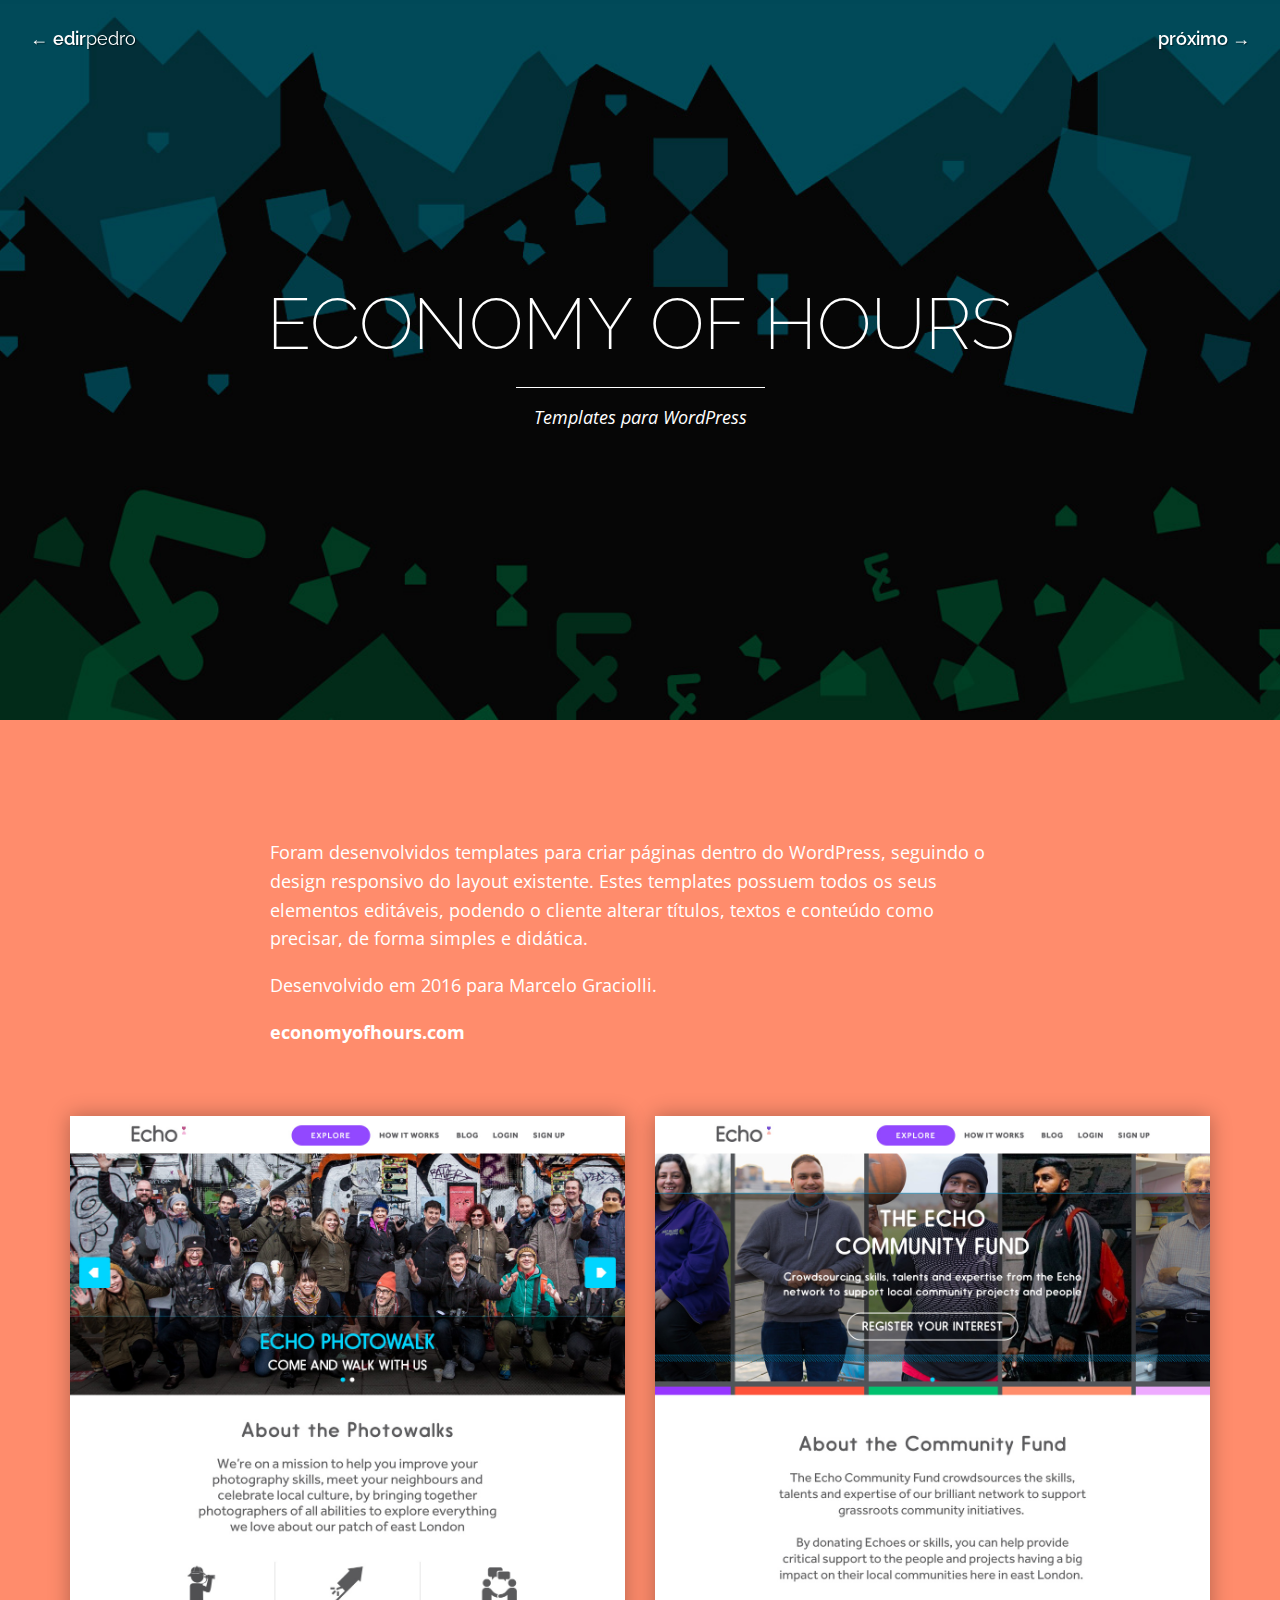
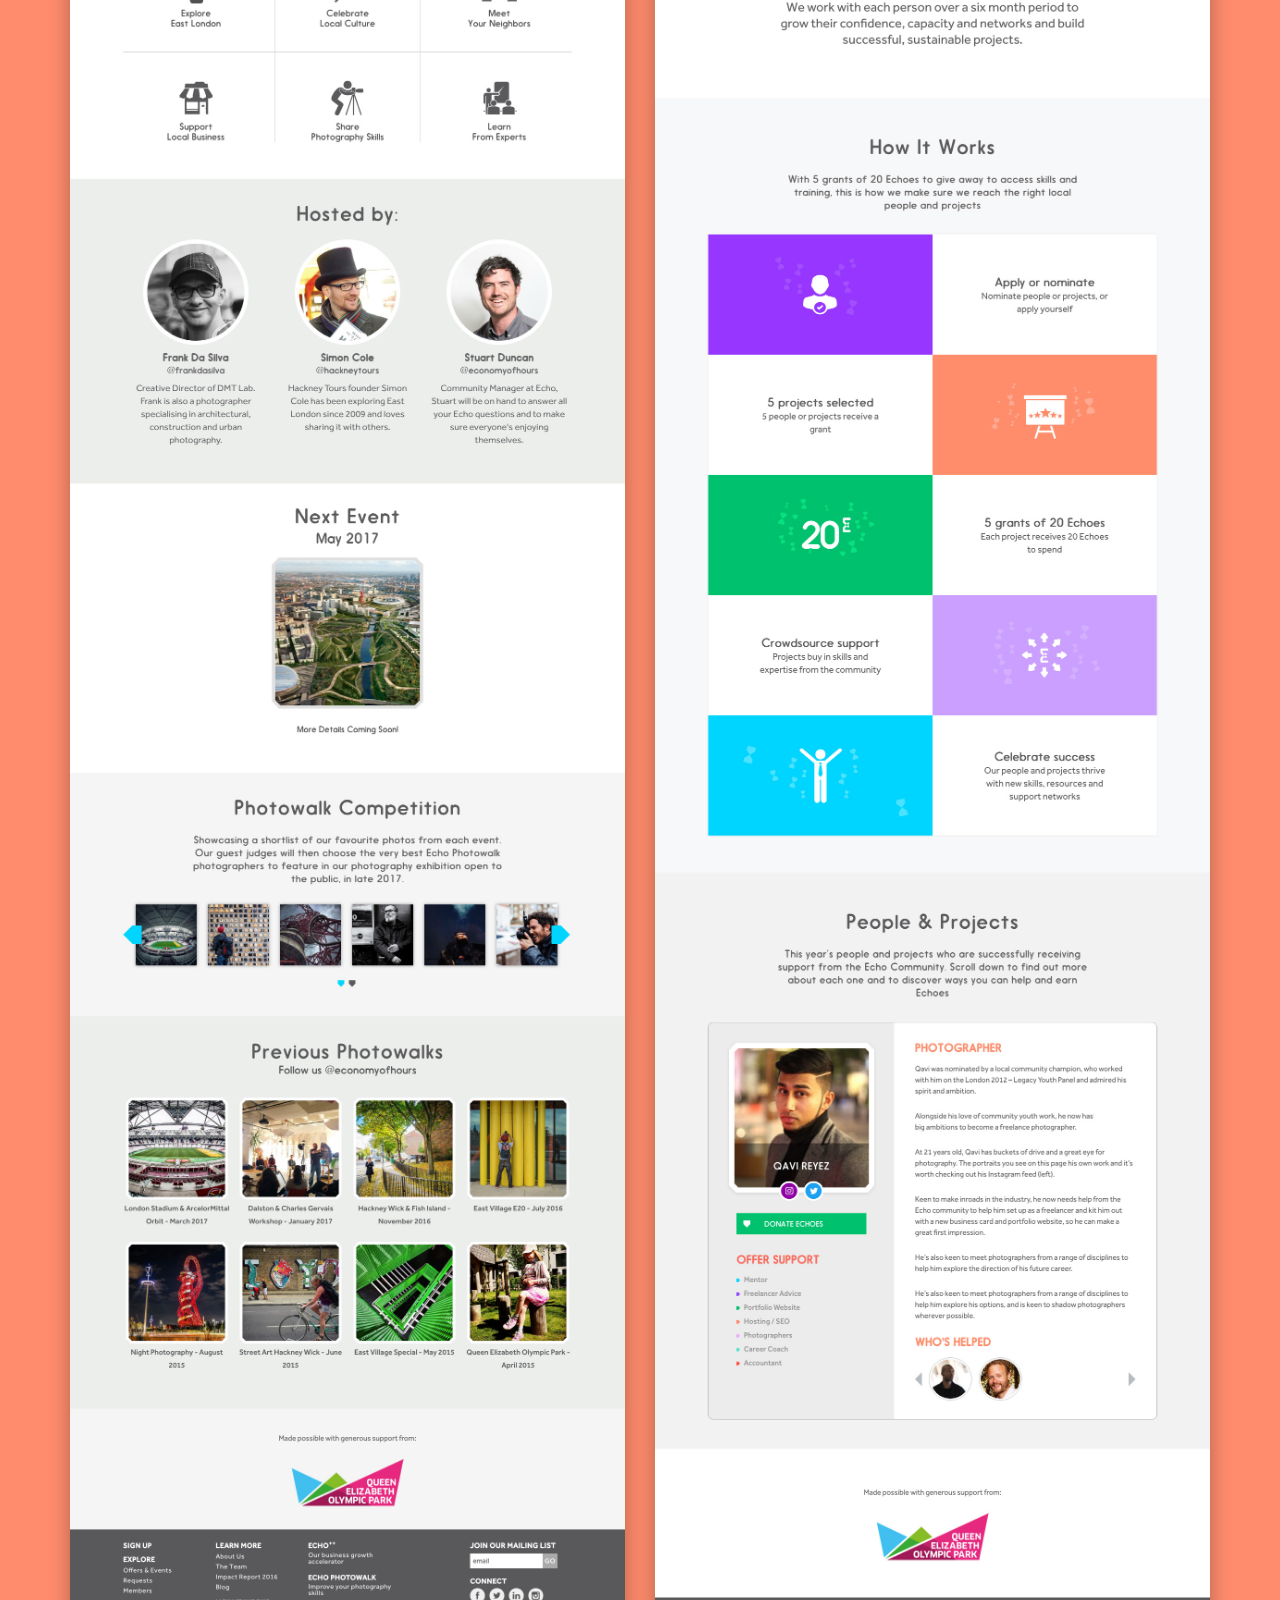
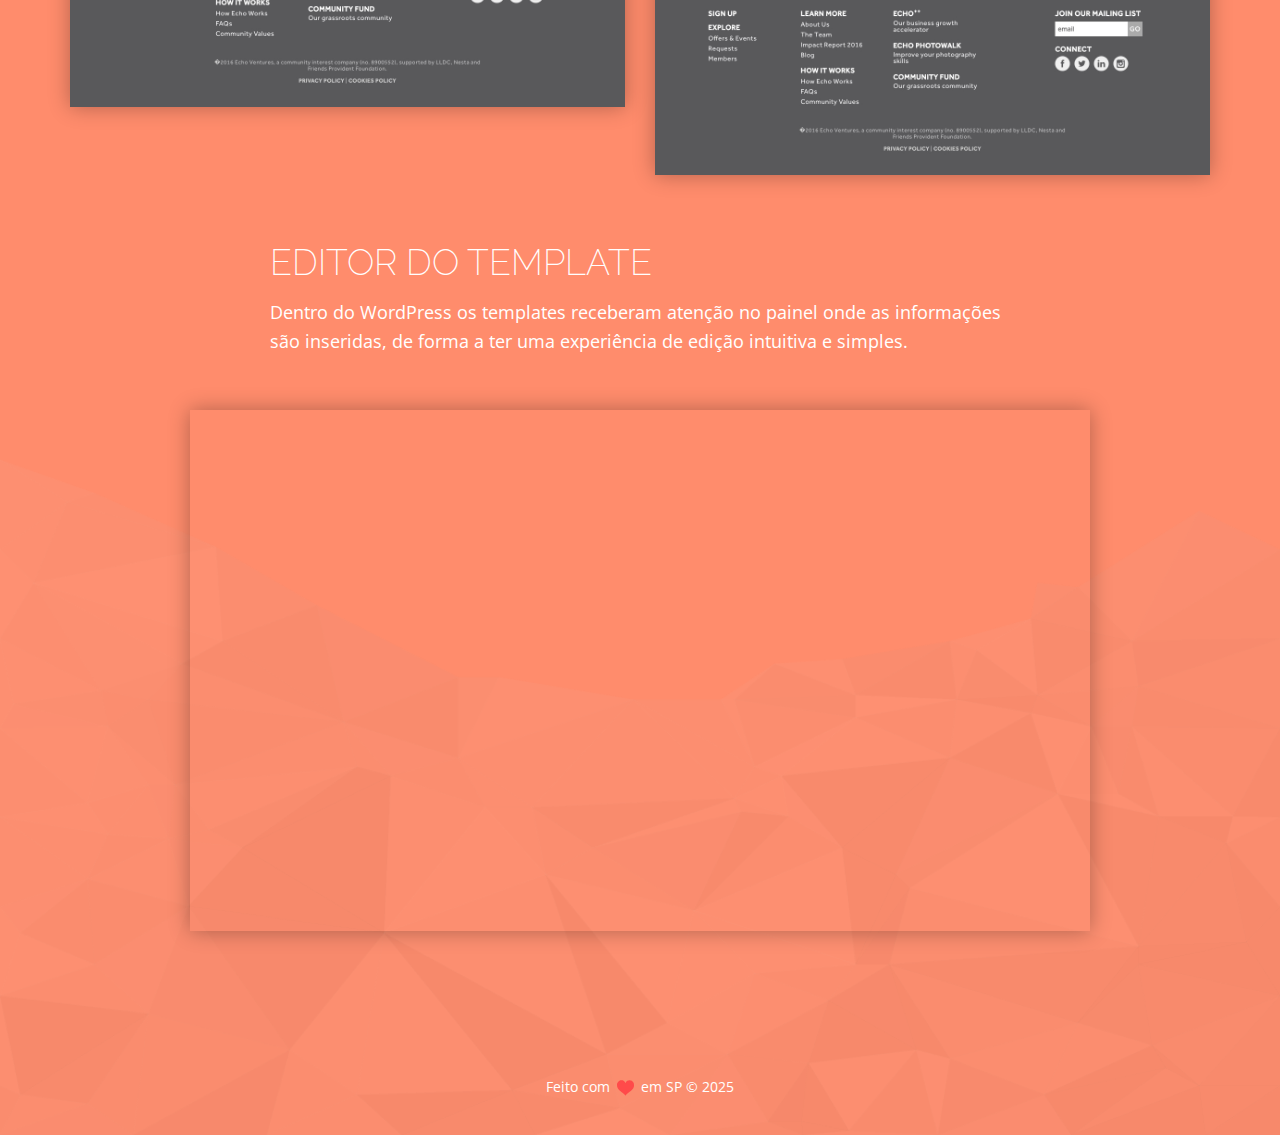
<file: cases/echo/index.html>
<!DOCTYPE html>
<html lang="pt">

<head>
  <meta charset="utf-8">
  <meta name="viewport" content="width=device-width, initial-scale=1">

  <title>Economy Of Hours — Edir Pedro</title>

  <meta name="description" content="Sou Desenvolvedor Front-End, desenvolvo projetos em HTML e CSS, temas e plugins para WordPress, conheça meu portfólio e entre em contato para um orçamento.">
  <meta name="keywords" content="webdesigner,webdeveloper,interface designer,designer de interface,programador html,designer,programador,webdesign,html5,css3,wordpress,woocommerce">
  <link rel="shortcut icon" href="/assets/img/favicon.ico" />

  <!-- Open Graph -->
  <meta property="og:type" content="website" />
  <meta property="og:title" content="Edir Pedro — Desenvolvedor Front-End" />
  <meta property="og:image" content="/assets/img/opengraph.png" />
  <meta property="og:description" content="Sou Desenvolvedor Front-End, desenvolvo projetos em HTML e CSS, temas e plugins para WordPress, conheça meu portfólio e entre em contato para um orçamento." />
  <meta property="og:url" content="https://edirpedro.com.br">

  <!-- Styles -->
  <link href="https://fonts.googleapis.com/css?family=Open+Sans:400,700|Raleway:200,400,600" rel="stylesheet">
  <link rel="stylesheet" type="text/css" href="/assets/css/theme.min.css">

  <!-- Google Analytics -->
  <script async src="https://www.googletagmanager.com/gtag/js?id=G-WLS13BNKCM"></script>
  <script>
    window.dataLayer = window.dataLayer || [];

    function gtag() {
      dataLayer.push(arguments);
    }
    gtag('js', new Date());
    gtag('config', 'G-WLS13BNKCM');
  </script>
</head>

<body class="case">
<header class="header">
  <a class="logo" href="/#portfolio">&larr; <strong>Edir</strong>Pedro</a>
  <a class="next" href="/cases/metrus/">próximo &rarr;</a>
</header>
<main>
  <article class="page" style="background-color:#ff8c6c;">
    <header style="background-image:url(/cases/echo/echo-page-header.jpg)">
      <div class="text">
        <h1>Economy Of Hours</h1>
        <cite>Templates para WordPress</cite>
      </div>
    </header>
    <div class="entry-content">
      <p>Foram desenvolvidos templates para criar páginas dentro do WordPress, seguindo o design responsivo do layout existente. Estes templates possuem todos os seus elementos editáveis, podendo o cliente alterar títulos, textos e conteúdo como precisar, de forma simples e didática.</p>

      <p>Desenvolvido em 2016 para Marcelo Graciolli.</p>

      <p><a href="https://economyofhours.com" target="_blank"><strong>economyofhours.com</strong></a></p>

      <figure class="mansory columns-2 alignwide">
        <figure><img decoding="async" loading="lazy" src="/cases/echo/echo-photowalk.jpg" alt="Photowalk"></figure>
        <figure><img decoding="async" loading="lazy" src="/cases/echo/echo-community-fund.jpg" alt="Community Fund"></figure>
      </figure>

      <h2>Editor do template</h2>

      <p>Dentro do WordPress os templates receberam atenção no painel onde as informações são inseridas, de forma a ter uma experiência de edição intuitiva e simples.</p>

      <figure class="alignwide">
        <img decoding="async" loading="lazy" src="/cases/echo/echo-editor.jpg" alt="WordPress Editor">
      </figure>
    </div>
  </article>
</main>

<footer class="footer">
  <div class="row">
    <div class="col">
      Feito com <svg version="1.1" id="heart" x="0px" y="0px" width="20px" height="17.982px" viewBox="0 0 20 17.982" enable-background="new 0 0 20 17.982" xml:space="preserve">
        <path id="path" d="M9.212,16.975c-0.431-0.482-1.505-1.422-2.389-2.089c-2.617-1.977-2.973-2.263-4.036-3.241
	C0.829,9.841-0.003,8.029,0,5.571C0.001,4.372,0.083,3.91,0.419,3.203c0.57-1.199,1.41-2.091,2.483-2.636
	c0.76-0.386,1.135-0.558,2.404-0.565c1.328-0.007,1.607,0.147,2.389,0.577C8.646,1.101,9.624,2.217,9.827,3.01L9.952,3.5
	l0.308-0.674c1.741-3.812,7.3-3.755,9.234,0.094c0.613,1.221,0.681,3.829,0.137,5.298c-0.71,1.916-2.043,3.376-5.125,5.614
	c-2.021,1.469-4.309,3.689-4.468,4.001C9.853,18.195,10.029,17.89,9.212,16.975z" />
      </svg> em SP &copy; 2025    </div>
  </div>
</footer>

</body>

</html>
</file>
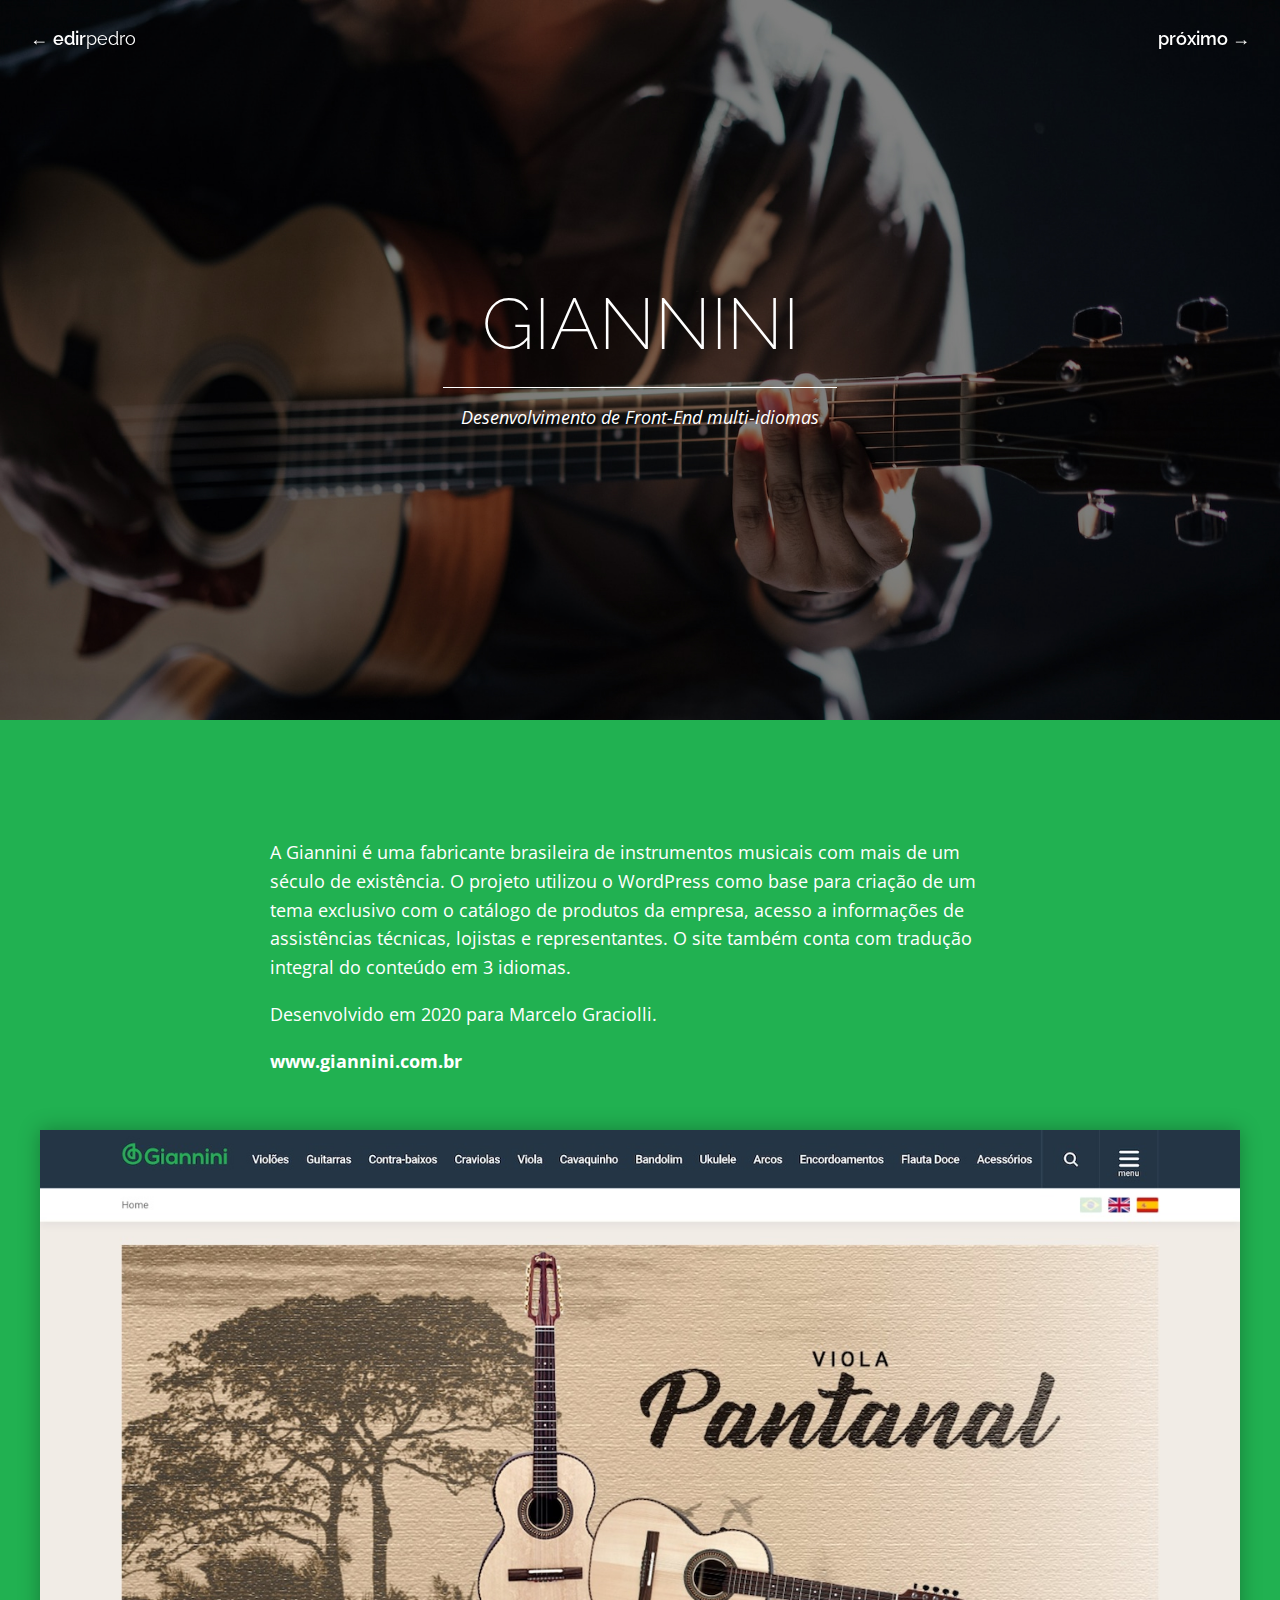
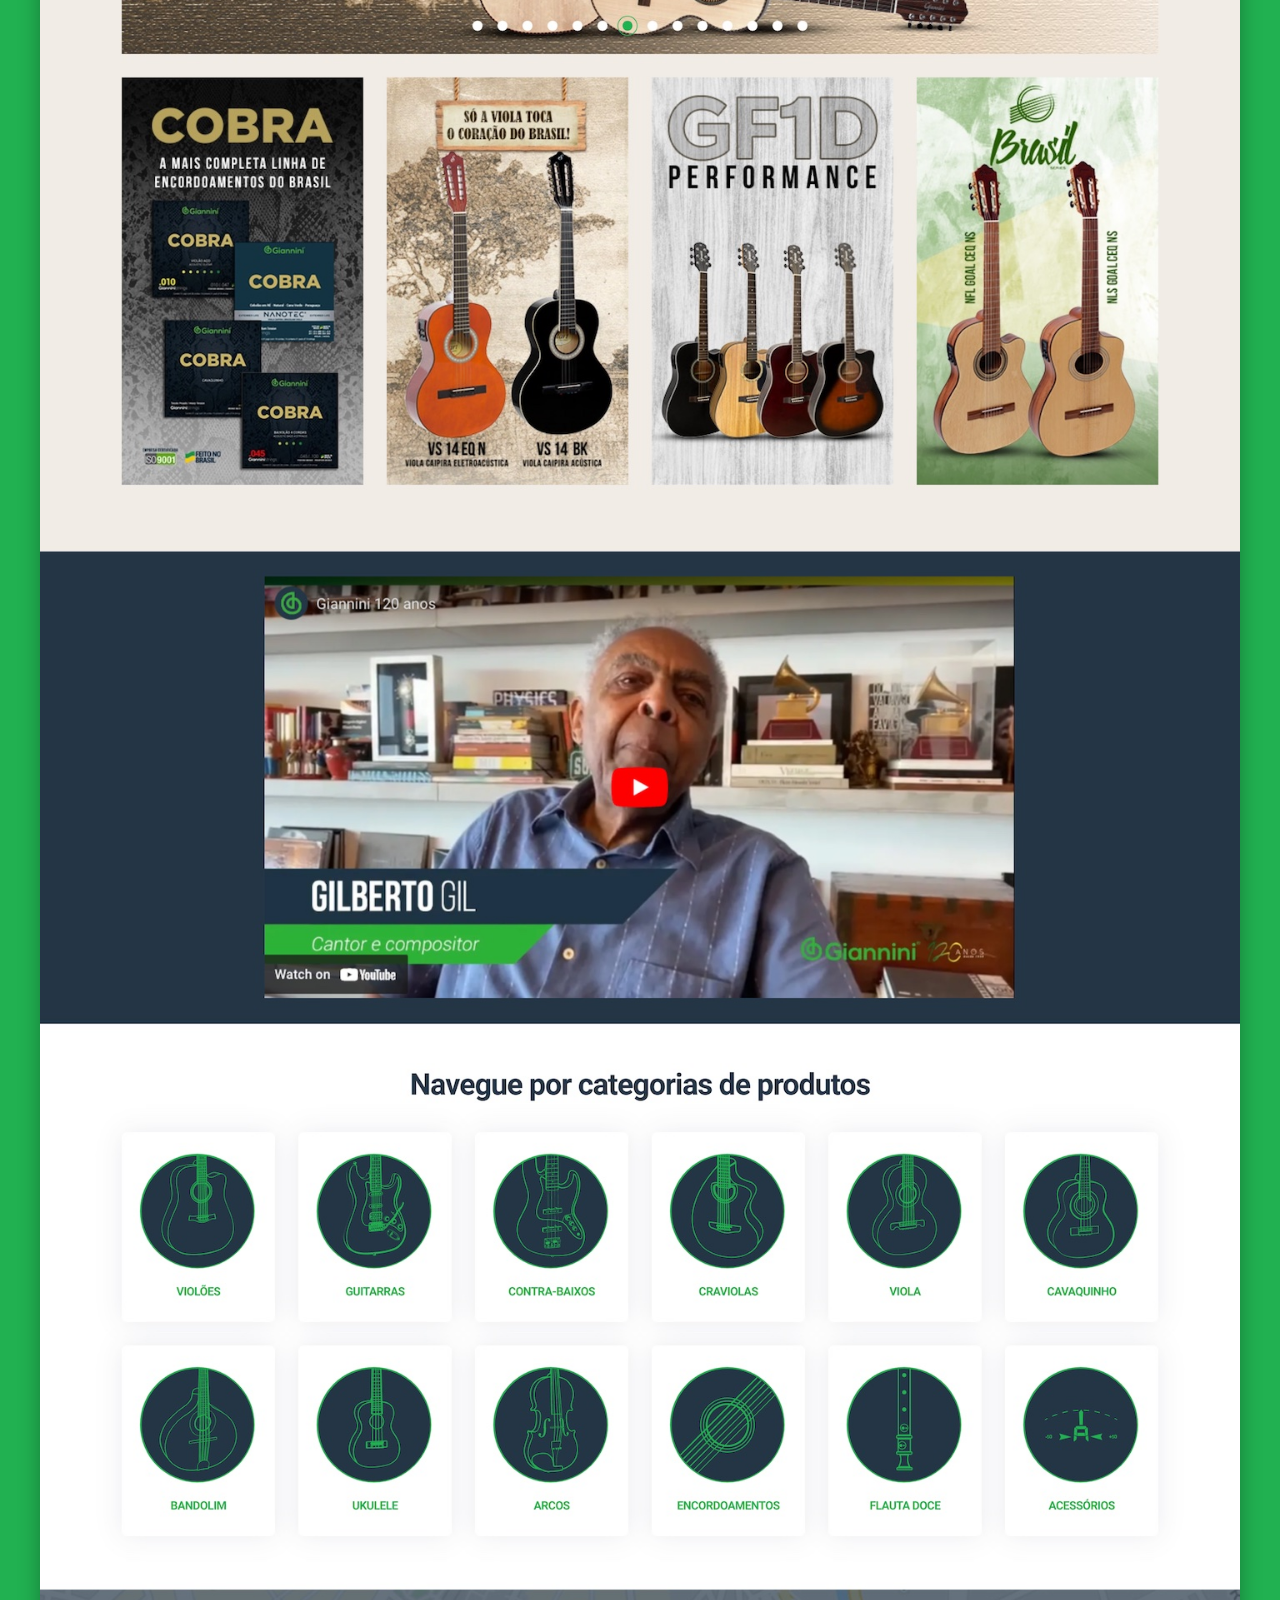
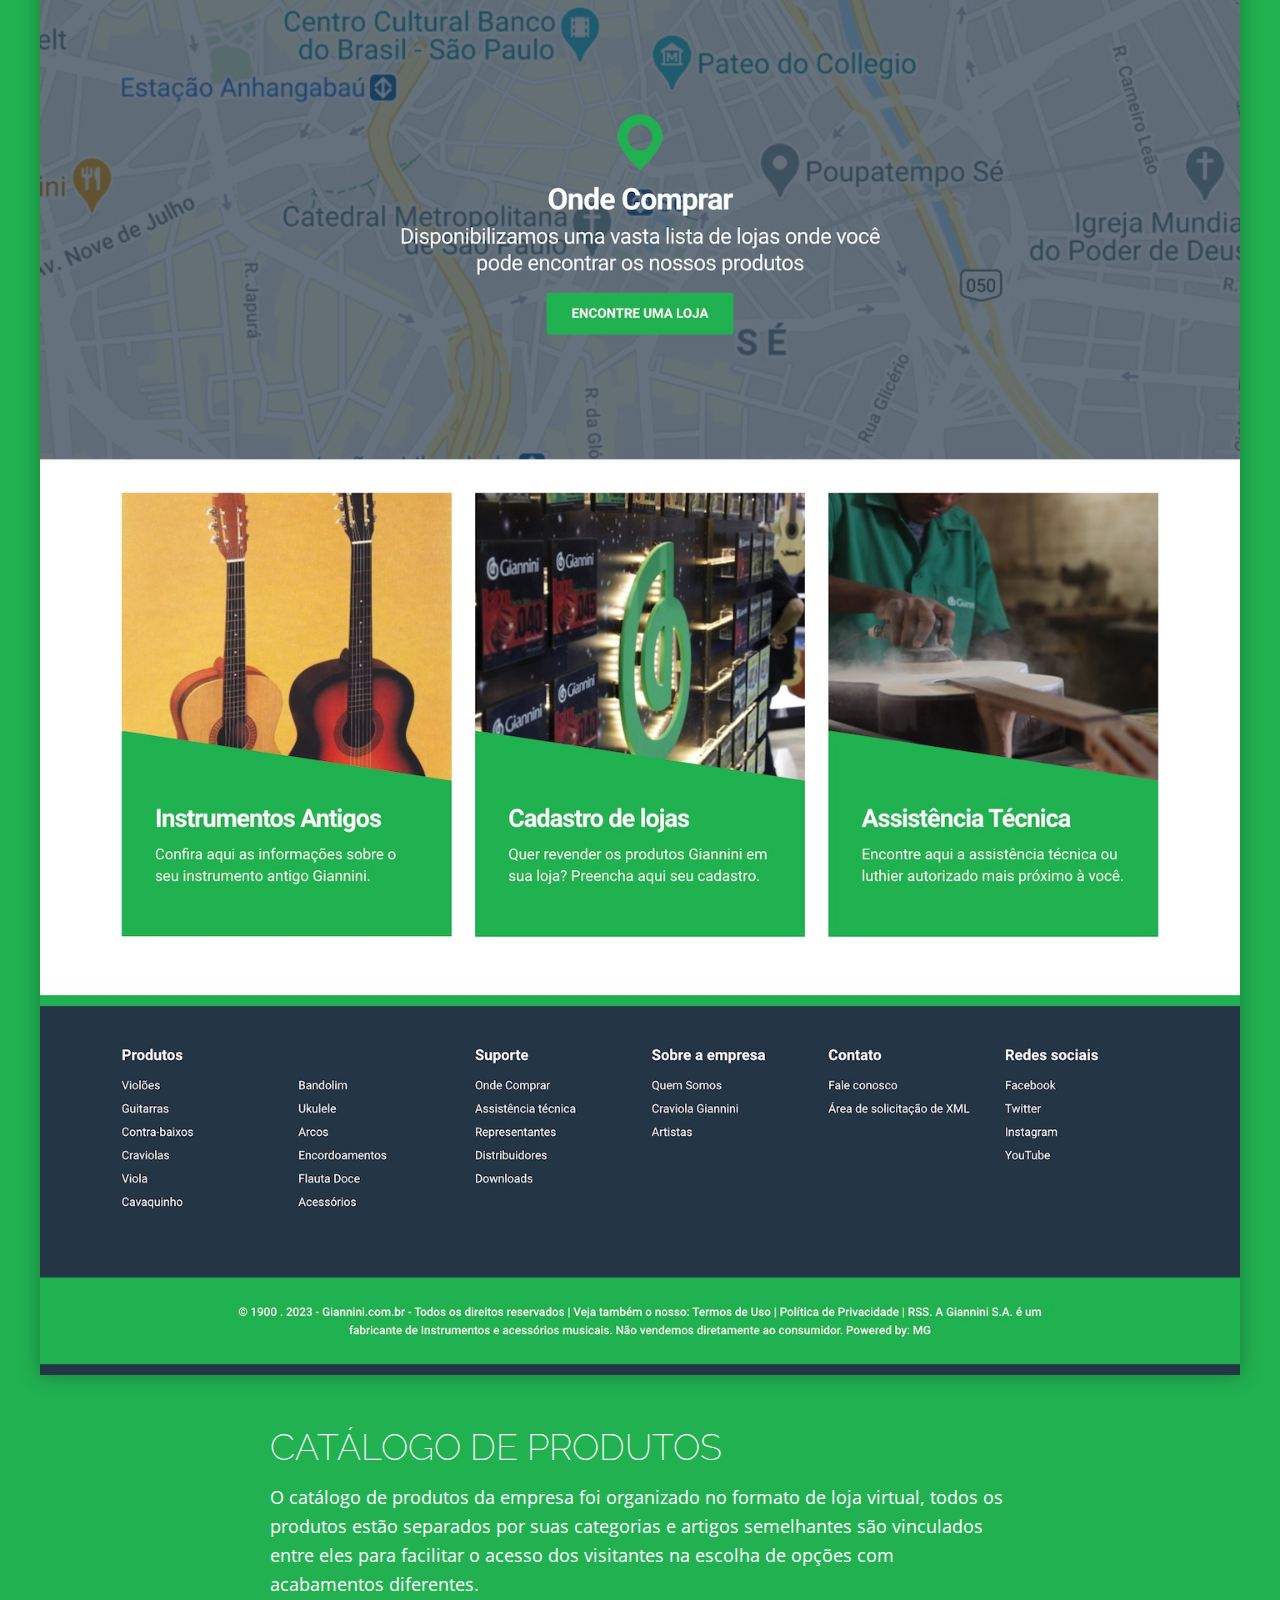
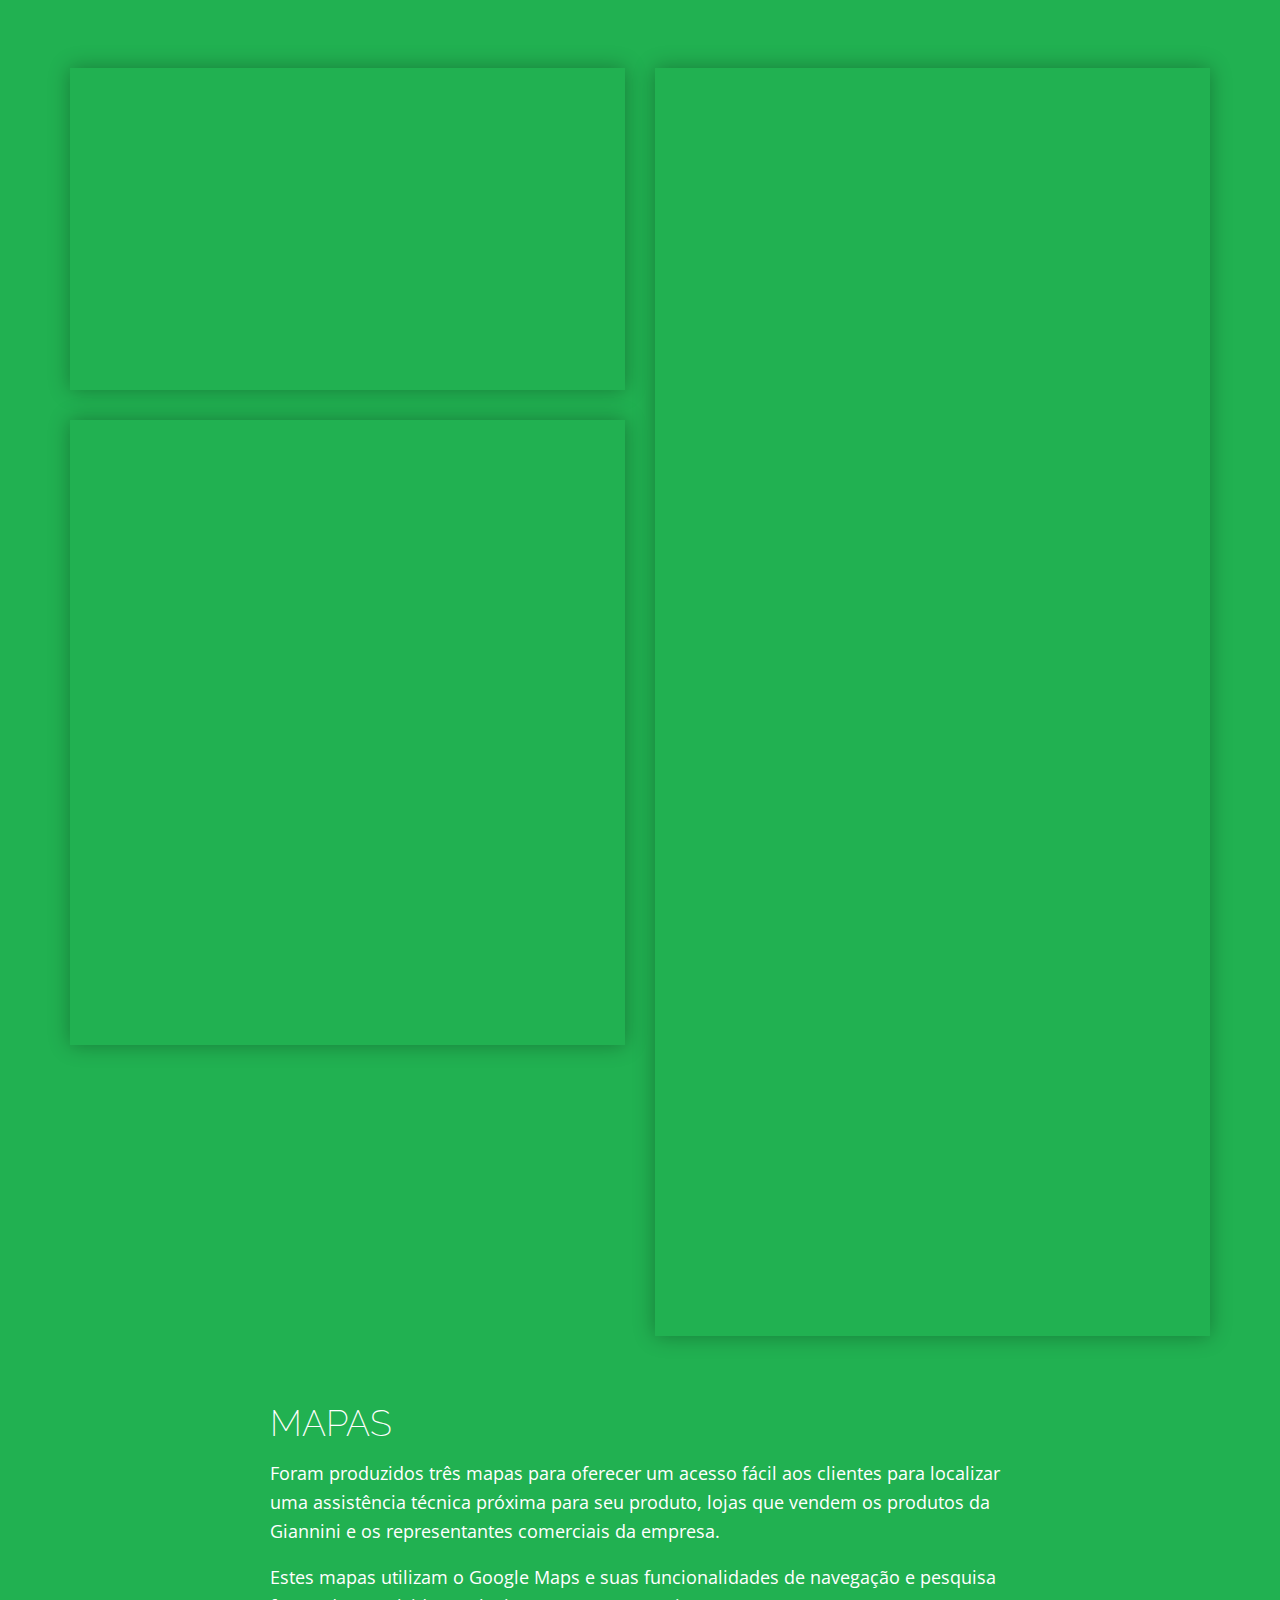
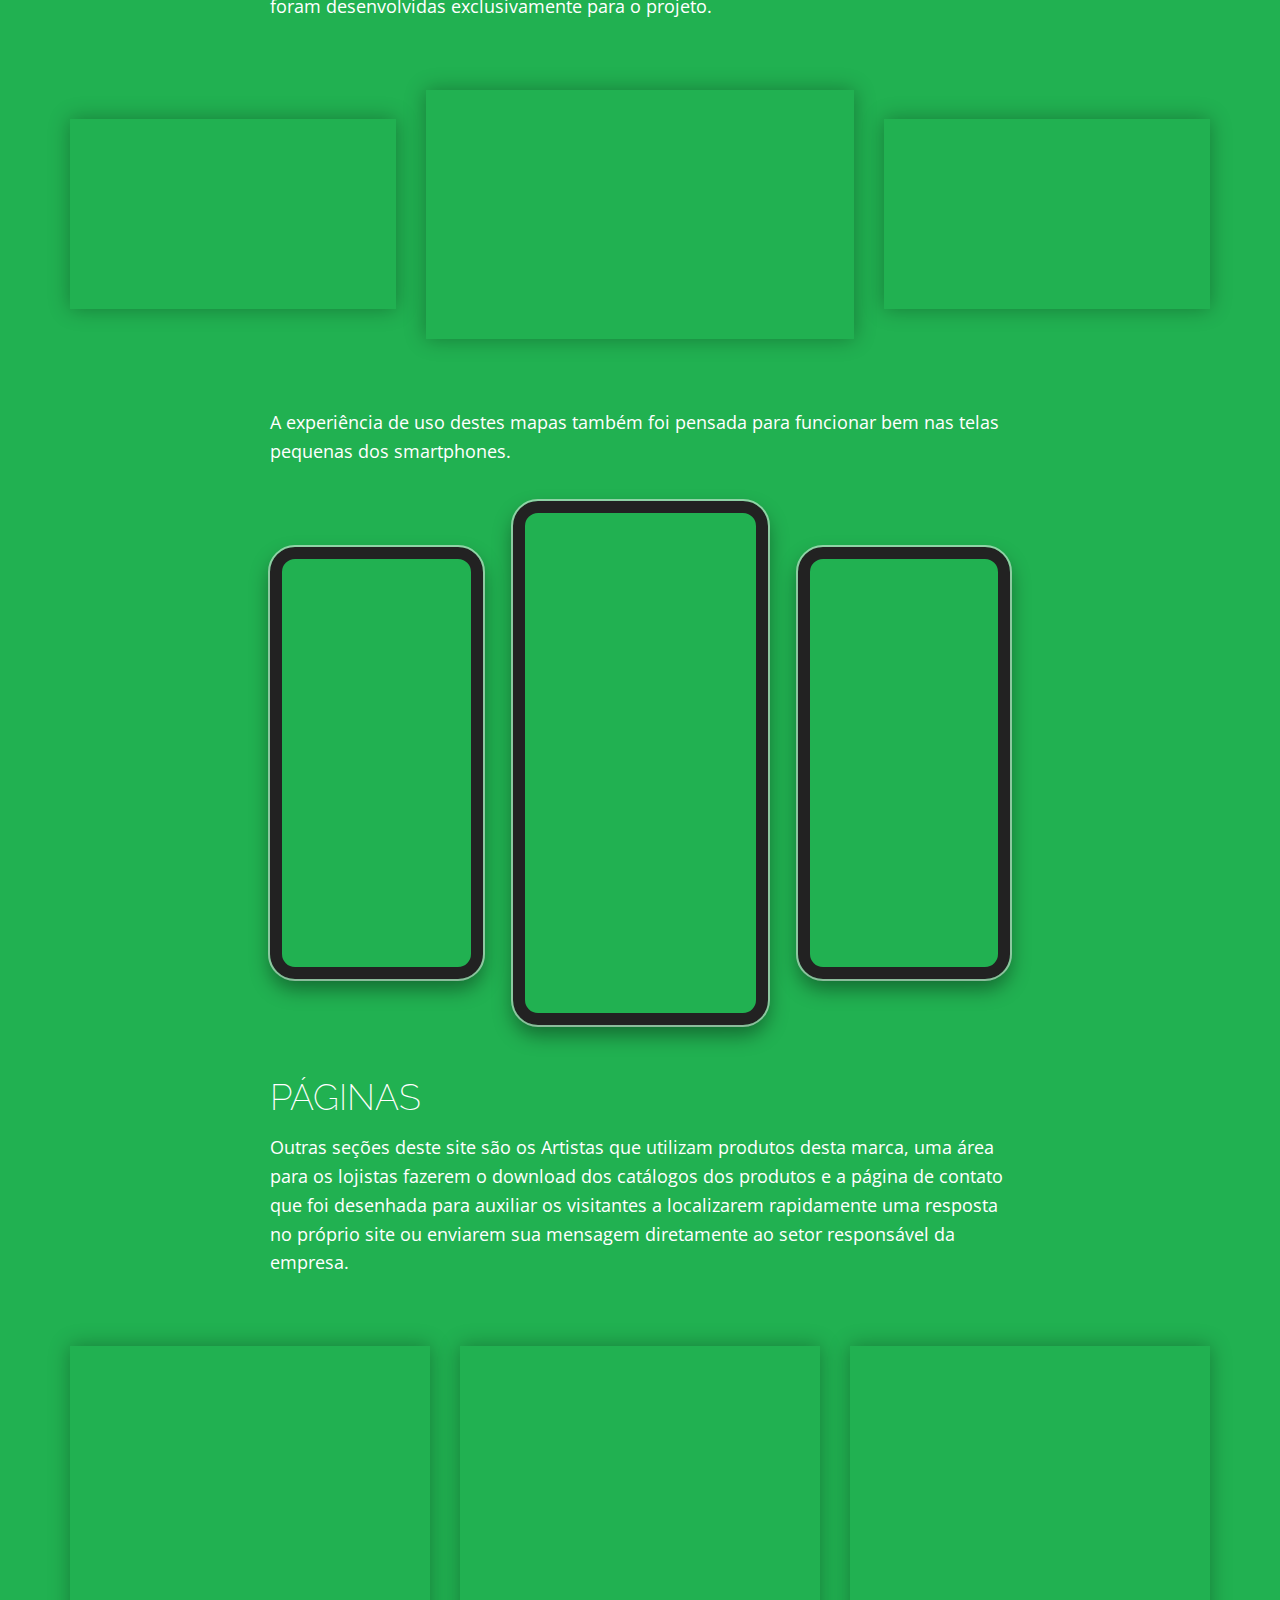
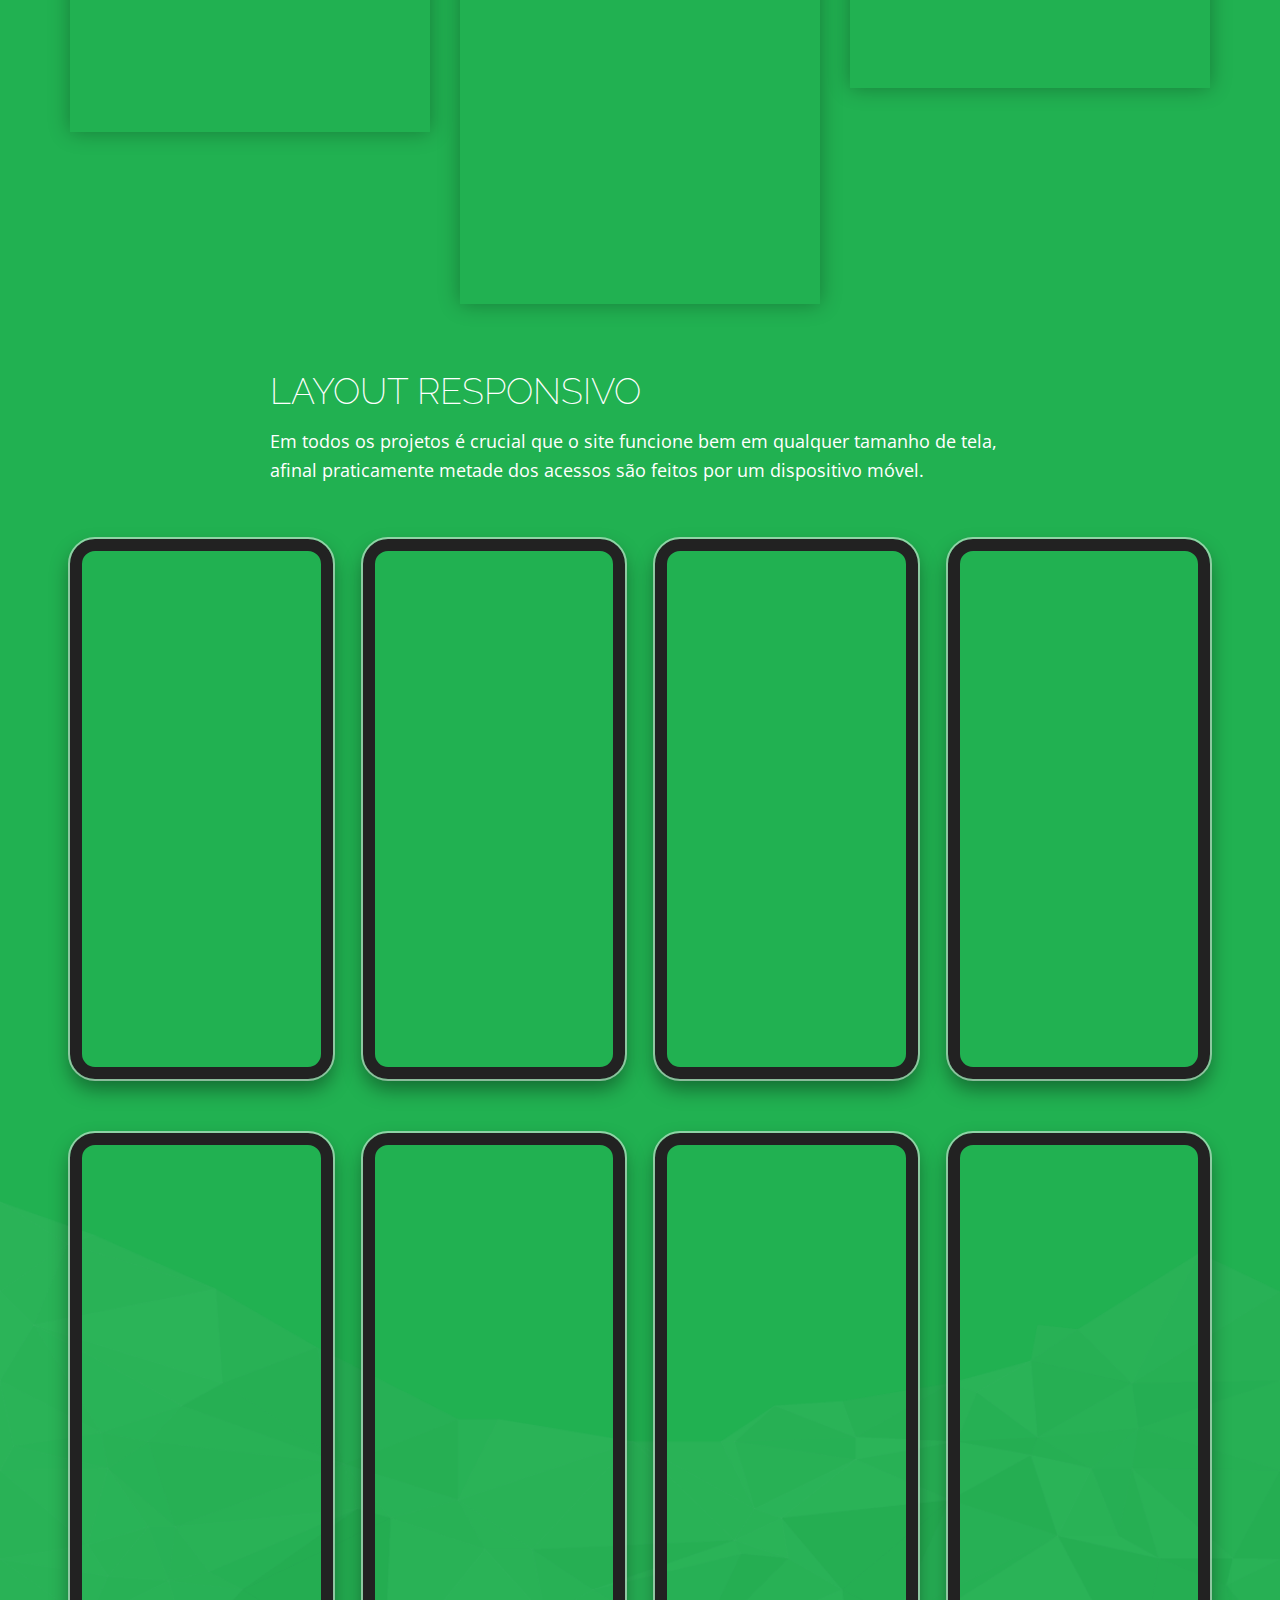
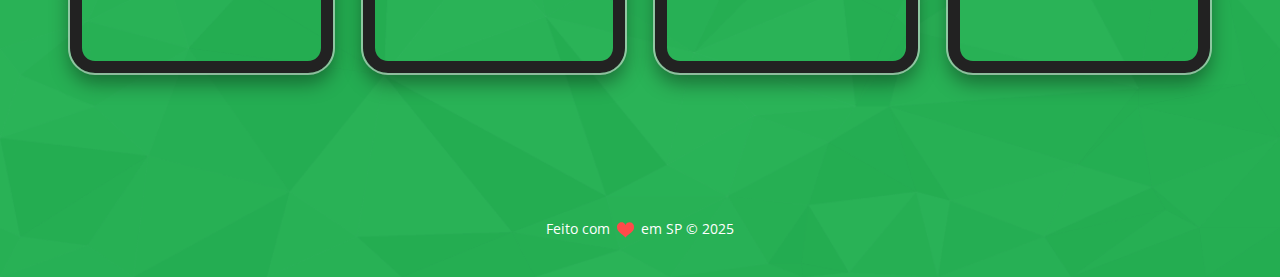
<file: cases/giannini/index.html>
<!DOCTYPE html>
<html lang="pt">

<head>
  <meta charset="utf-8">
  <meta name="viewport" content="width=device-width, initial-scale=1">

  <title>Giannini — Edir Pedro</title>

  <meta name="description" content="Sou Desenvolvedor Front-End, desenvolvo projetos em HTML e CSS, temas e plugins para WordPress, conheça meu portfólio e entre em contato para um orçamento.">
  <meta name="keywords" content="webdesigner,webdeveloper,interface designer,designer de interface,programador html,designer,programador,webdesign,html5,css3,wordpress,woocommerce">
  <link rel="shortcut icon" href="/assets/img/favicon.ico" />

  <!-- Open Graph -->
  <meta property="og:type" content="website" />
  <meta property="og:title" content="Edir Pedro — Desenvolvedor Front-End" />
  <meta property="og:image" content="/assets/img/opengraph.png" />
  <meta property="og:description" content="Sou Desenvolvedor Front-End, desenvolvo projetos em HTML e CSS, temas e plugins para WordPress, conheça meu portfólio e entre em contato para um orçamento." />
  <meta property="og:url" content="https://edirpedro.com.br">

  <!-- Styles -->
  <link href="https://fonts.googleapis.com/css?family=Open+Sans:400,700|Raleway:200,400,600" rel="stylesheet">
  <link rel="stylesheet" type="text/css" href="/assets/css/theme.min.css">

  <!-- Google Analytics -->
  <script async src="https://www.googletagmanager.com/gtag/js?id=G-WLS13BNKCM"></script>
  <script>
    window.dataLayer = window.dataLayer || [];

    function gtag() {
      dataLayer.push(arguments);
    }
    gtag('js', new Date());
    gtag('config', 'G-WLS13BNKCM');
  </script>
</head>

<body class="case">
<header class="header">
  <a class="logo" href="/#portfolio">&larr; <strong>Edir</strong>Pedro</a>
  <a class="next" href="/cases/sim-sao-paulo/">próximo &rarr;</a>
</header>
<main>
  <article class="page" style="background-color:#21b151;">
    <header style="background-image:url(/cases/giannini/giannini-page-header.jpg)">
      <div class="text">
        <h1>Giannini</h1>
        <cite>Desenvolvimento de Front-End multi-idiomas</cite>
      </div>
    </header>
    <div class="entry-content">
      <p>A Giannini é uma fabricante brasileira de instrumentos musicais com mais de um século de existência. O projeto utilizou o WordPress como base para criação de um tema exclusivo com o catálogo de produtos da empresa, acesso a informações de assistências técnicas, lojistas e representantes. O site também conta com tradução integral do conteúdo em 3 idiomas.</p>

      <p>Desenvolvido em 2020 para Marcelo Graciolli.</p>

      <p><a href="https://www.giannini.com.br" target="_blank"><strong>www.giannini.com.br</strong></a></p>

      <figure class="alignwide"><img decoding="async" loading="lazy" src="/cases/giannini/giannini-home.jpeg" alt=""></figure>

      <h2>Catálogo de produtos</h2>

      <p>O catálogo de produtos da empresa foi organizado no formato de loja virtual, todos os produtos estão separados por suas categorias e artigos semelhantes são vinculados entre eles para facilitar o acesso dos visitantes na escolha de opções com acabamentos diferentes.</p>

      <figure class="mansory columns-2 alignwide">
        <figure><img decoding="async" loading="lazy" src="/cases/giannini/giannini-produto.jpg" alt=""></figure>
        <figure><img decoding="async" loading="lazy" src="/cases/giannini/giannini-produtos.jpeg" alt=""></figure>
        <figure><img decoding="async" loading="lazy" src="/cases/giannini/giannini-produto-completo.jpg" alt=""></figure>
      </figure>

      <h2>Mapas</h2>

      <p>Foram produzidos três mapas para oferecer um acesso fácil aos clientes para localizar uma assistência técnica próxima para seu produto, lojas que vendem os produtos da Giannini e os representantes comerciais da empresa.</p>
      <p>Estes mapas utilizam o Google Maps e suas funcionalidades de navegação e pesquisa foram desenvolvidas exclusivamente para o projeto.</p>

      <figure class="gallery is-highlighted alignwide">
        <figure><img decoding="async" loading="lazy" src="/cases/giannini/giannini-assistencia-tecnica.jpeg" alt=""></figure>
        <figure class="is-high"><img decoding="async" loading="lazy" src="/cases/giannini/giannini-onde-comprar.jpeg" alt=""></figure>
        <figure><img decoding="async" loading="lazy" src="/cases/giannini/giannini-representantes.jpeg" alt=""></figure>
      </figure>

      <p>A experiência de uso destes mapas também foi pensada para funcionar bem nas telas pequenas dos smartphones.</p>

      <figure class="mobile">
        <figure><img decoding="async" loading="lazy" src="/cases/giannini/giannini-mobile-assistencia-tecnica.jpeg" alt=""></figure>
        <figure class="is-high"><img decoding="async" loading="lazy" src="/cases/giannini/giannini-mobile-onde-comprar.jpeg" alt=""></figure>
        <figure><img decoding="async" loading="lazy" src="/cases/giannini/giannini-mobile-distribuidores.jpeg" alt=""></figure>
      </figure>

      <h2>Páginas</h2>

      <p>Outras seções deste site são os Artistas que utilizam produtos desta marca, uma área para os lojistas fazerem o download dos catálogos dos produtos e a página de contato que foi desenhada para auxiliar os visitantes a localizarem rapidamente uma resposta no próprio site ou enviarem sua mensagem diretamente ao setor responsável da empresa.</p>

      <figure class="gallery columns-3 alignwide">
        <figure><img decoding="async" loading="lazy" src="/cases/giannini/giannini-artistas.jpeg" alt=""></figure>
        <figure><img decoding="async" loading="lazy" src="/cases/giannini/giannini-downloads.jpeg" alt=""></figure>
        <figure><img decoding="async" loading="lazy" src="/cases/giannini/giannini-contato.jpeg" alt=""></figure>
      </figure>

      <h2>Layout responsivo</h2>

      <p>Em todos os projetos é crucial que o site funcione bem em qualquer tamanho de tela, afinal praticamente metade dos acessos são feitos por um dispositivo móvel.</p>

      <figure class="mobile alignwide">
        <figure><img decoding="async" loading="lazy" src="/cases/giannini/giannini-mobile-home.jpeg" alt=""></figure>
        <figure><img decoding="async" loading="lazy" src="/cases/giannini/giannini-mobile-menu.jpeg" alt=""></figure>
        <figure><img decoding="async" loading="lazy" src="/cases/giannini/giannini-mobile-produtos.jpeg" alt=""></figure>
        <figure><img decoding="async" loading="lazy" src="/cases/giannini/giannini-mobile-produto.jpeg" alt=""></figure>
      </figure>
      <figure class="mobile alignwide">
        <figure><img decoding="async" loading="lazy" src="/cases/giannini/giannini-mobile-busca.jpeg" alt=""></figure>
        <figure><img decoding="async" loading="lazy" src="/cases/giannini/giannini-mobile-artistas.jpeg" alt=""></figure>
        <figure><img decoding="async" loading="lazy" src="/cases/giannini/giannini-mobile-contato.jpeg" alt=""></figure>
        <figure><img decoding="async" loading="lazy" src="/cases/giannini/giannini-mobile-downloads.jpeg" alt=""></figure>
      </figure>

    </div>
  </article>
</main>

<footer class="footer">
  <div class="row">
    <div class="col">
      Feito com <svg version="1.1" id="heart" x="0px" y="0px" width="20px" height="17.982px" viewBox="0 0 20 17.982" enable-background="new 0 0 20 17.982" xml:space="preserve">
        <path id="path" d="M9.212,16.975c-0.431-0.482-1.505-1.422-2.389-2.089c-2.617-1.977-2.973-2.263-4.036-3.241
	C0.829,9.841-0.003,8.029,0,5.571C0.001,4.372,0.083,3.91,0.419,3.203c0.57-1.199,1.41-2.091,2.483-2.636
	c0.76-0.386,1.135-0.558,2.404-0.565c1.328-0.007,1.607,0.147,2.389,0.577C8.646,1.101,9.624,2.217,9.827,3.01L9.952,3.5
	l0.308-0.674c1.741-3.812,7.3-3.755,9.234,0.094c0.613,1.221,0.681,3.829,0.137,5.298c-0.71,1.916-2.043,3.376-5.125,5.614
	c-2.021,1.469-4.309,3.689-4.468,4.001C9.853,18.195,10.029,17.89,9.212,16.975z" />
      </svg> em SP &copy; 2025    </div>
  </div>
</footer>

</body>

</html>
</file>
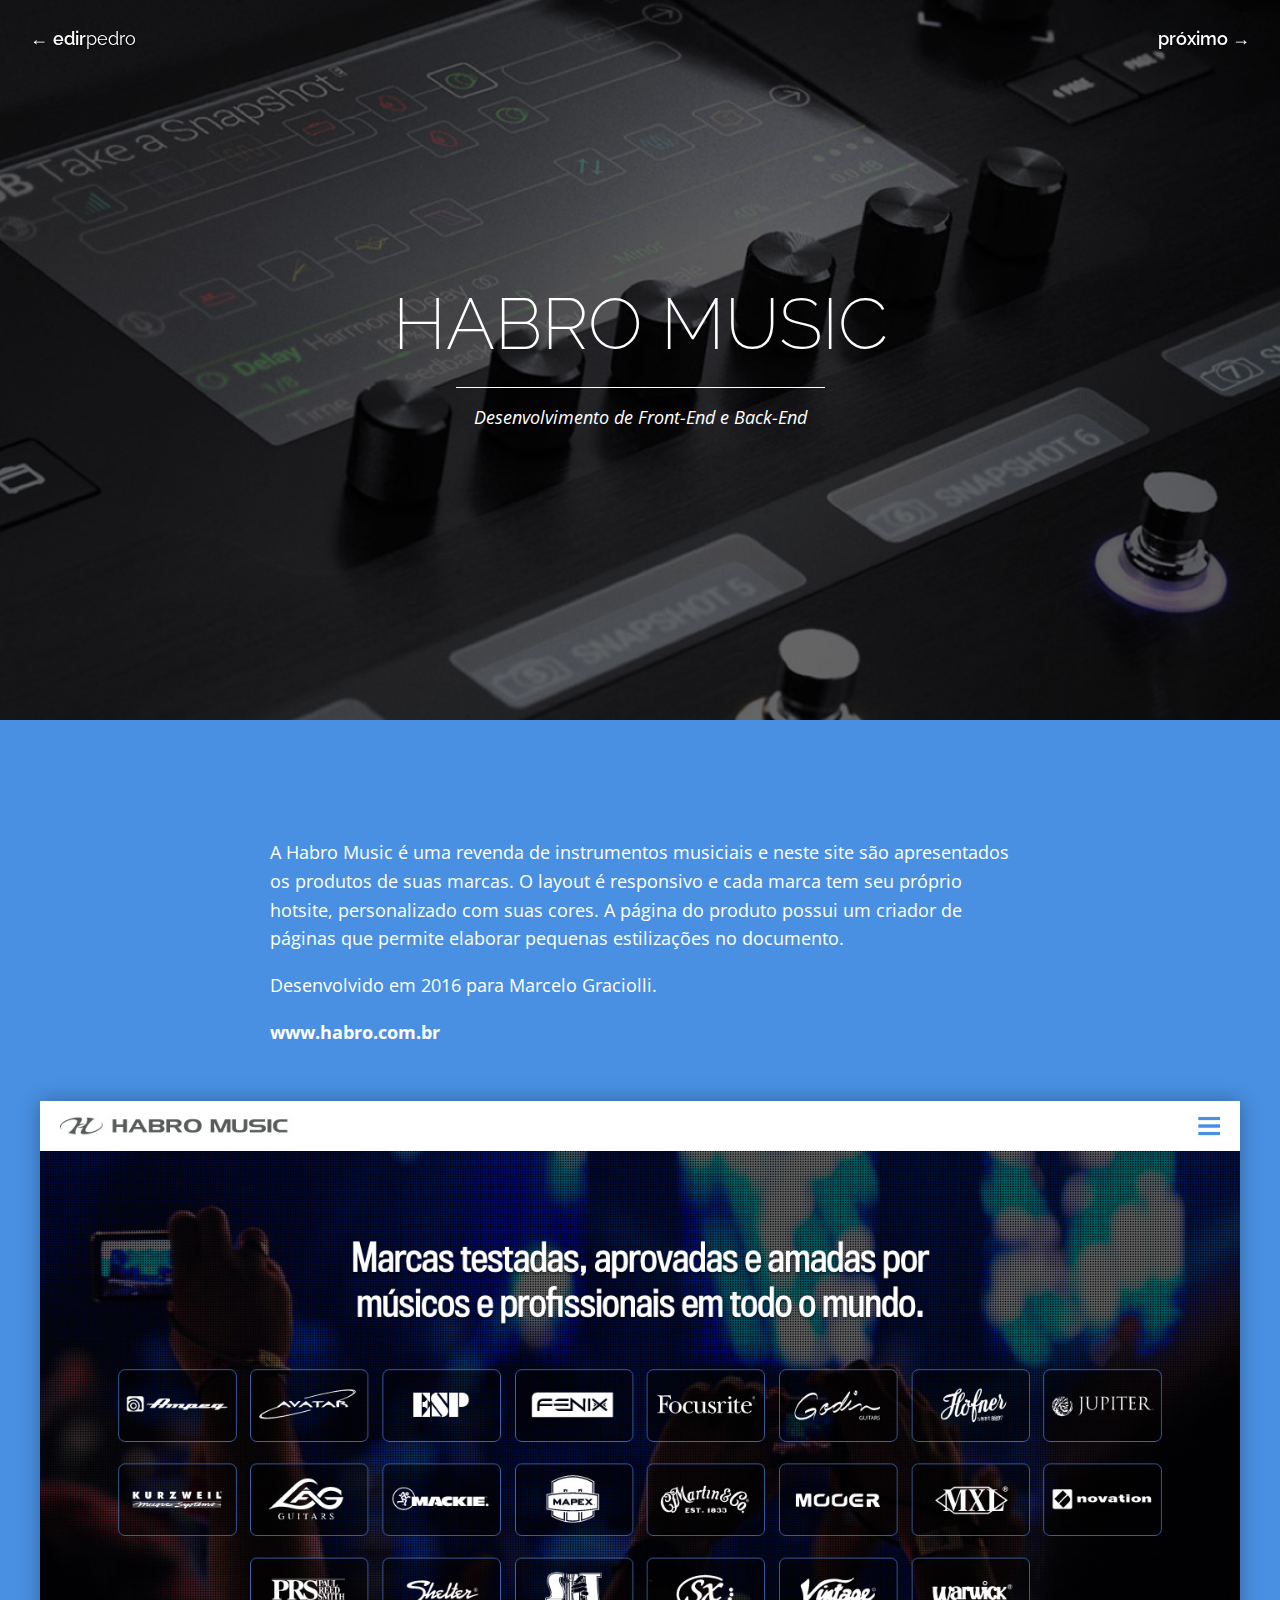
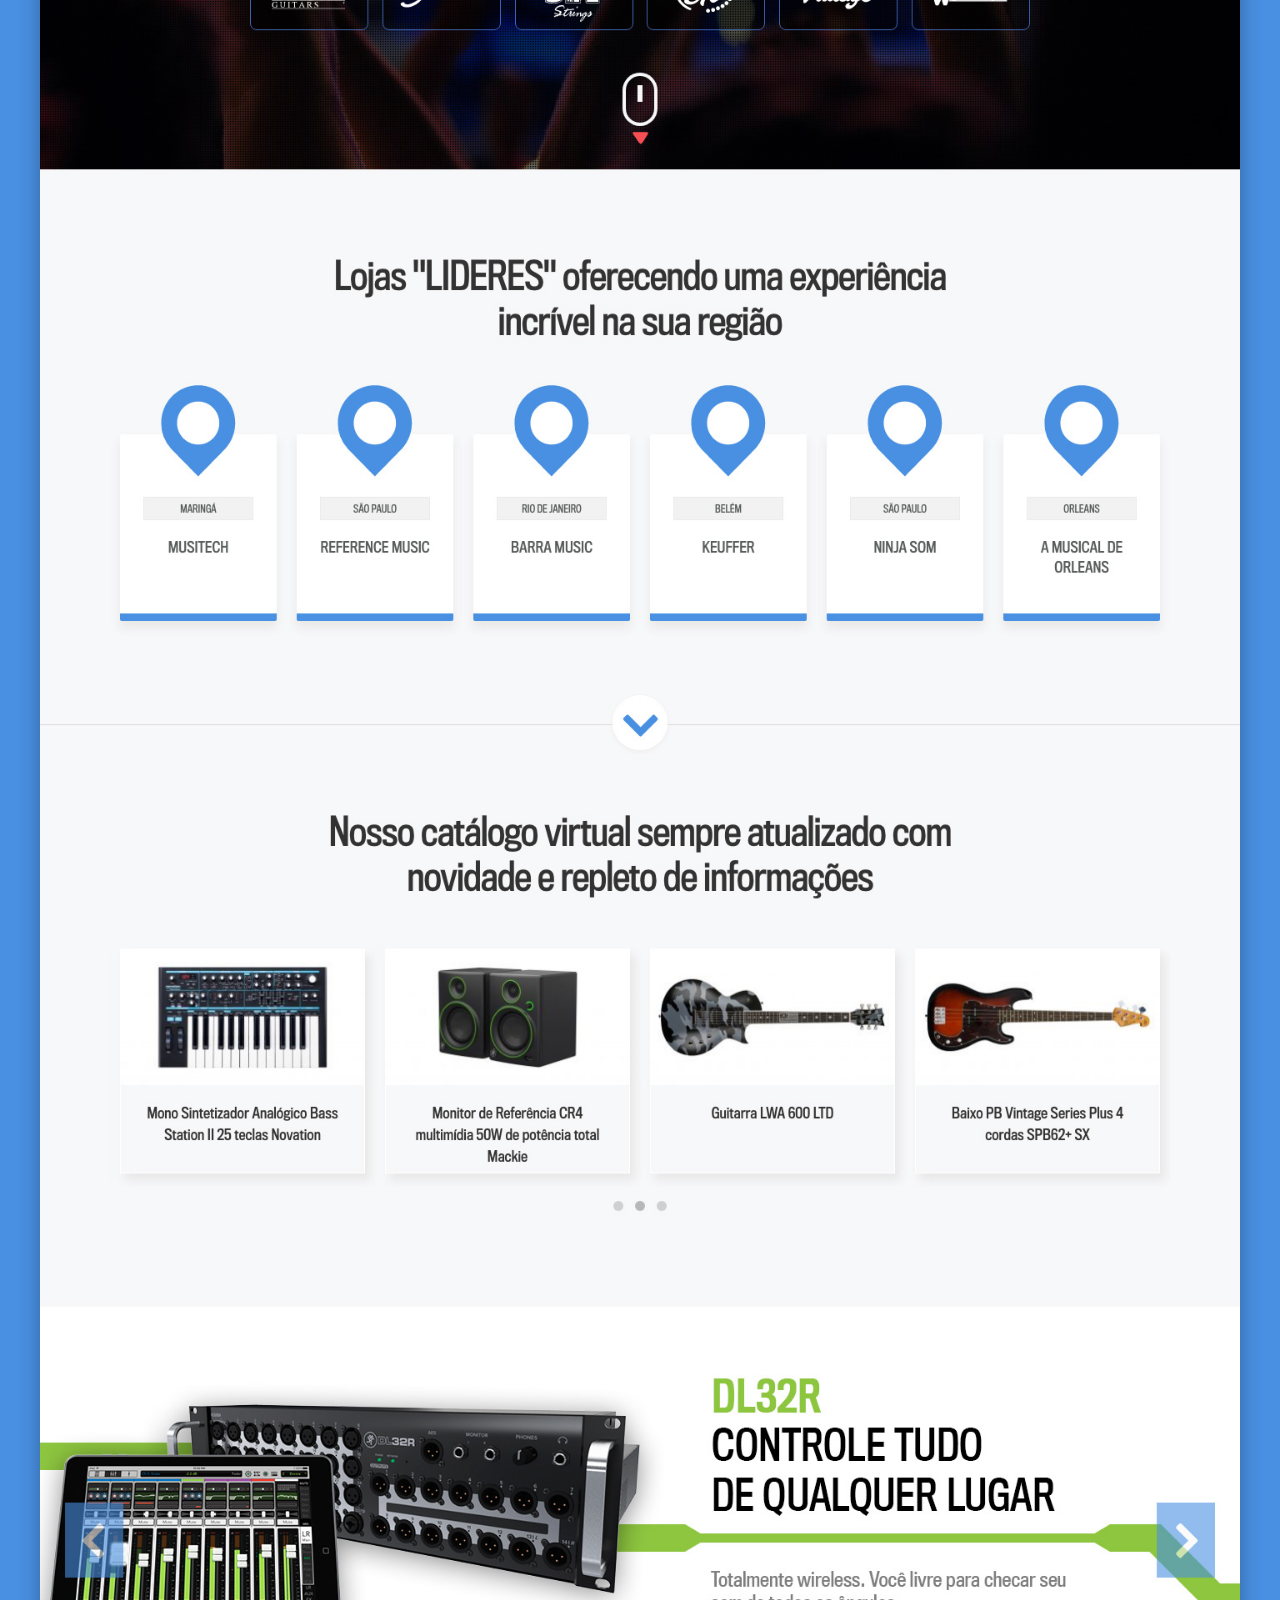
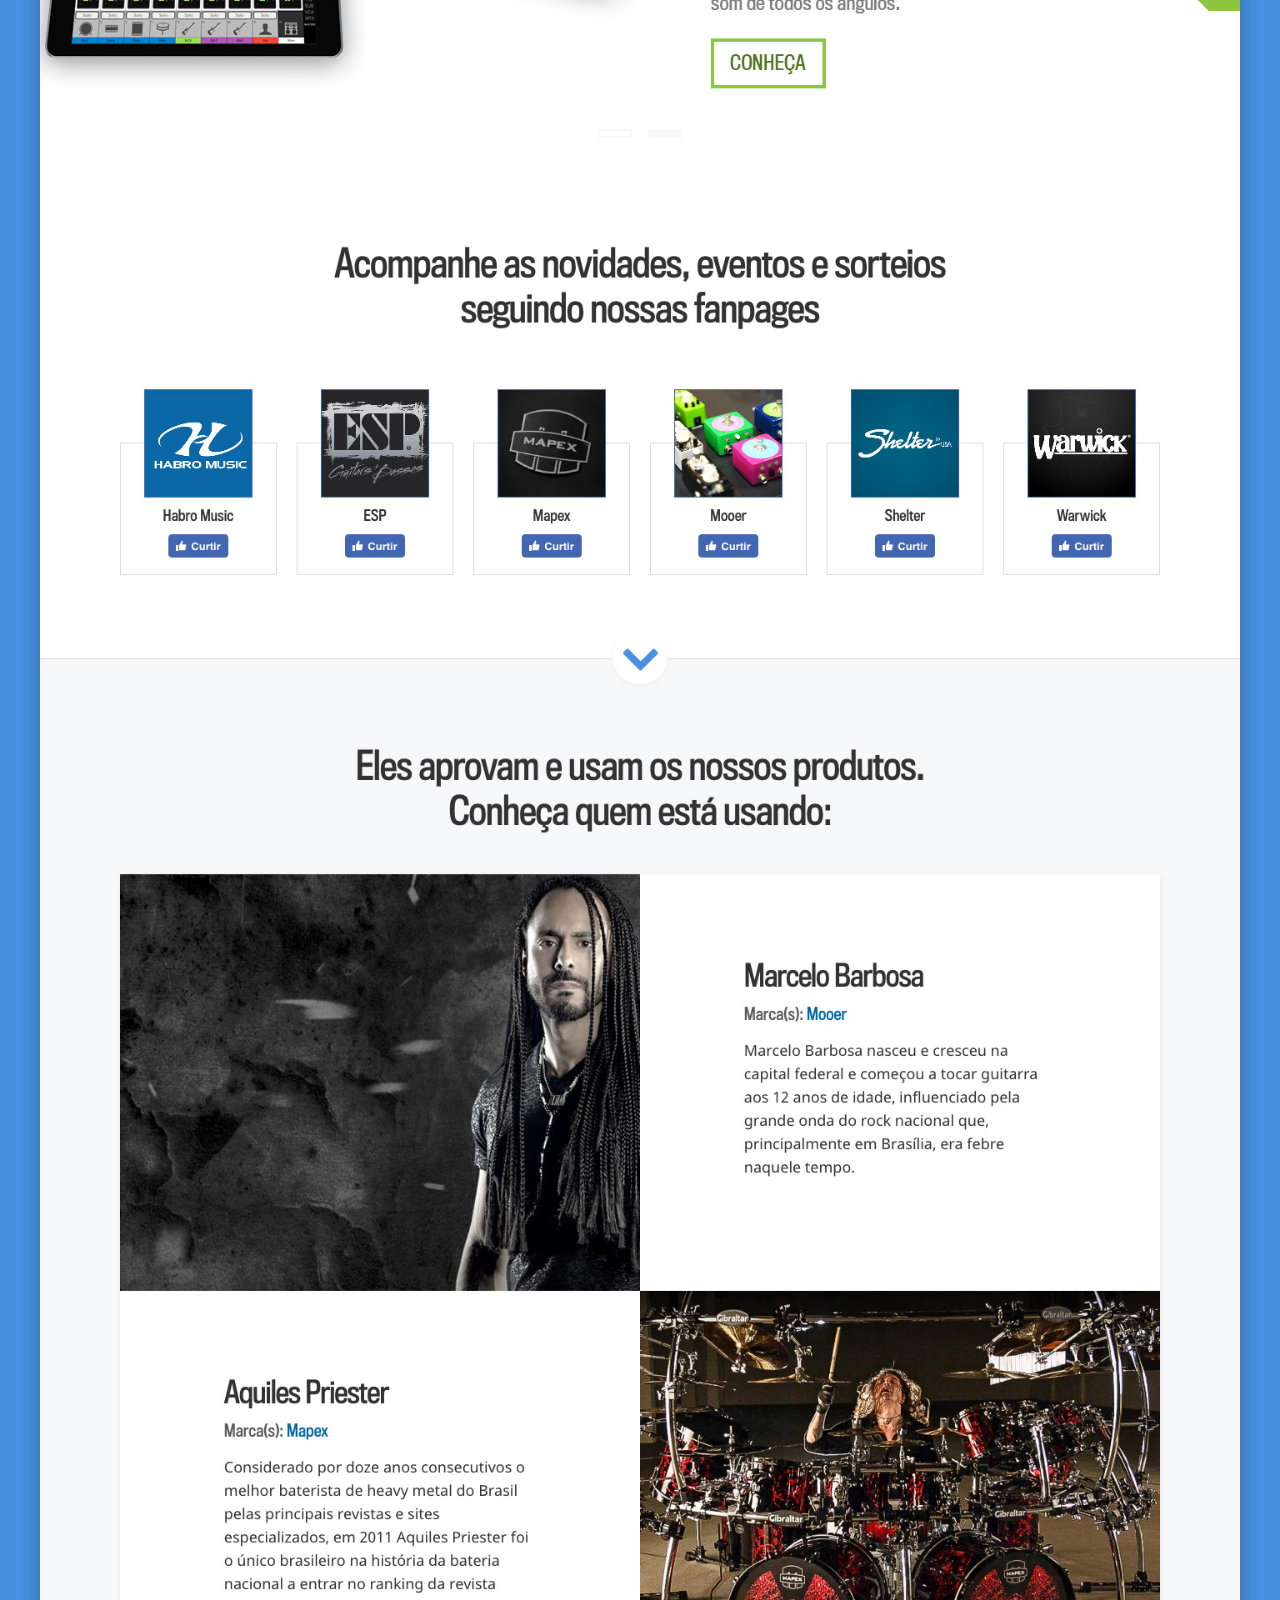
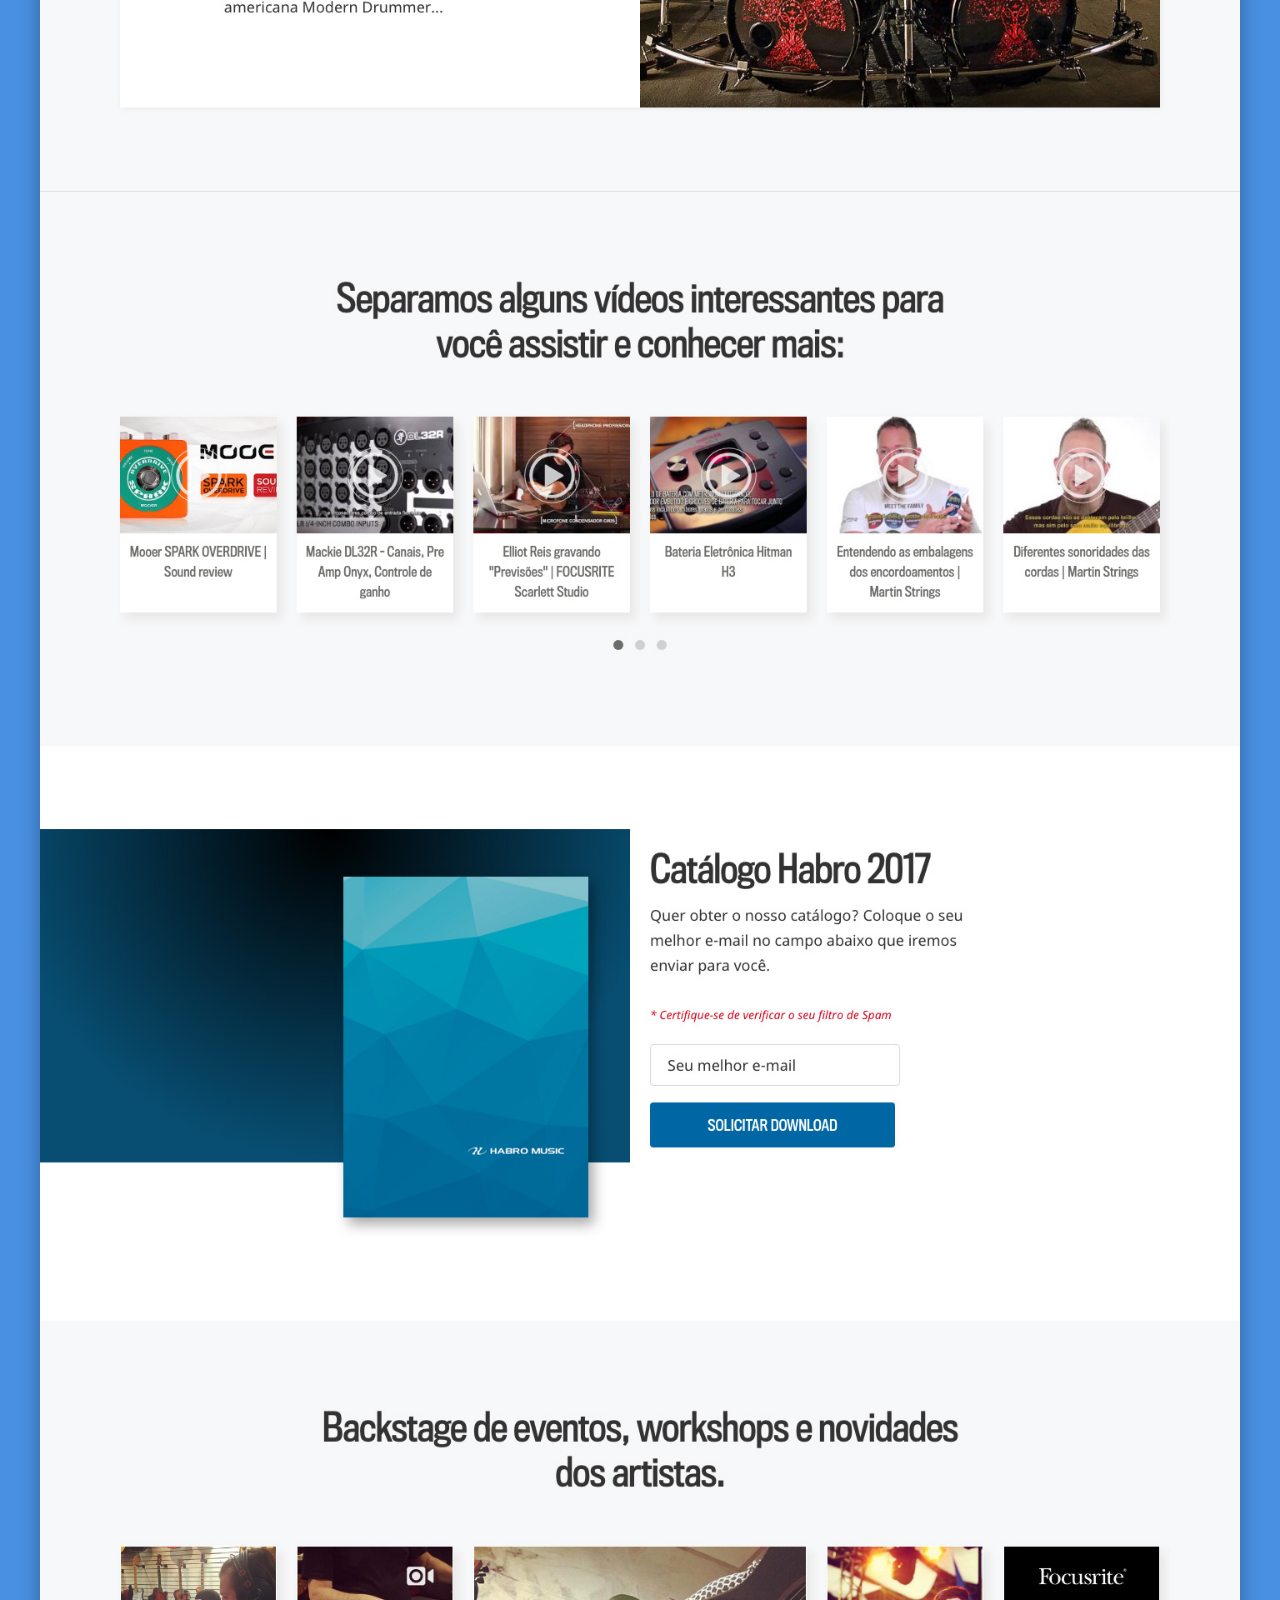
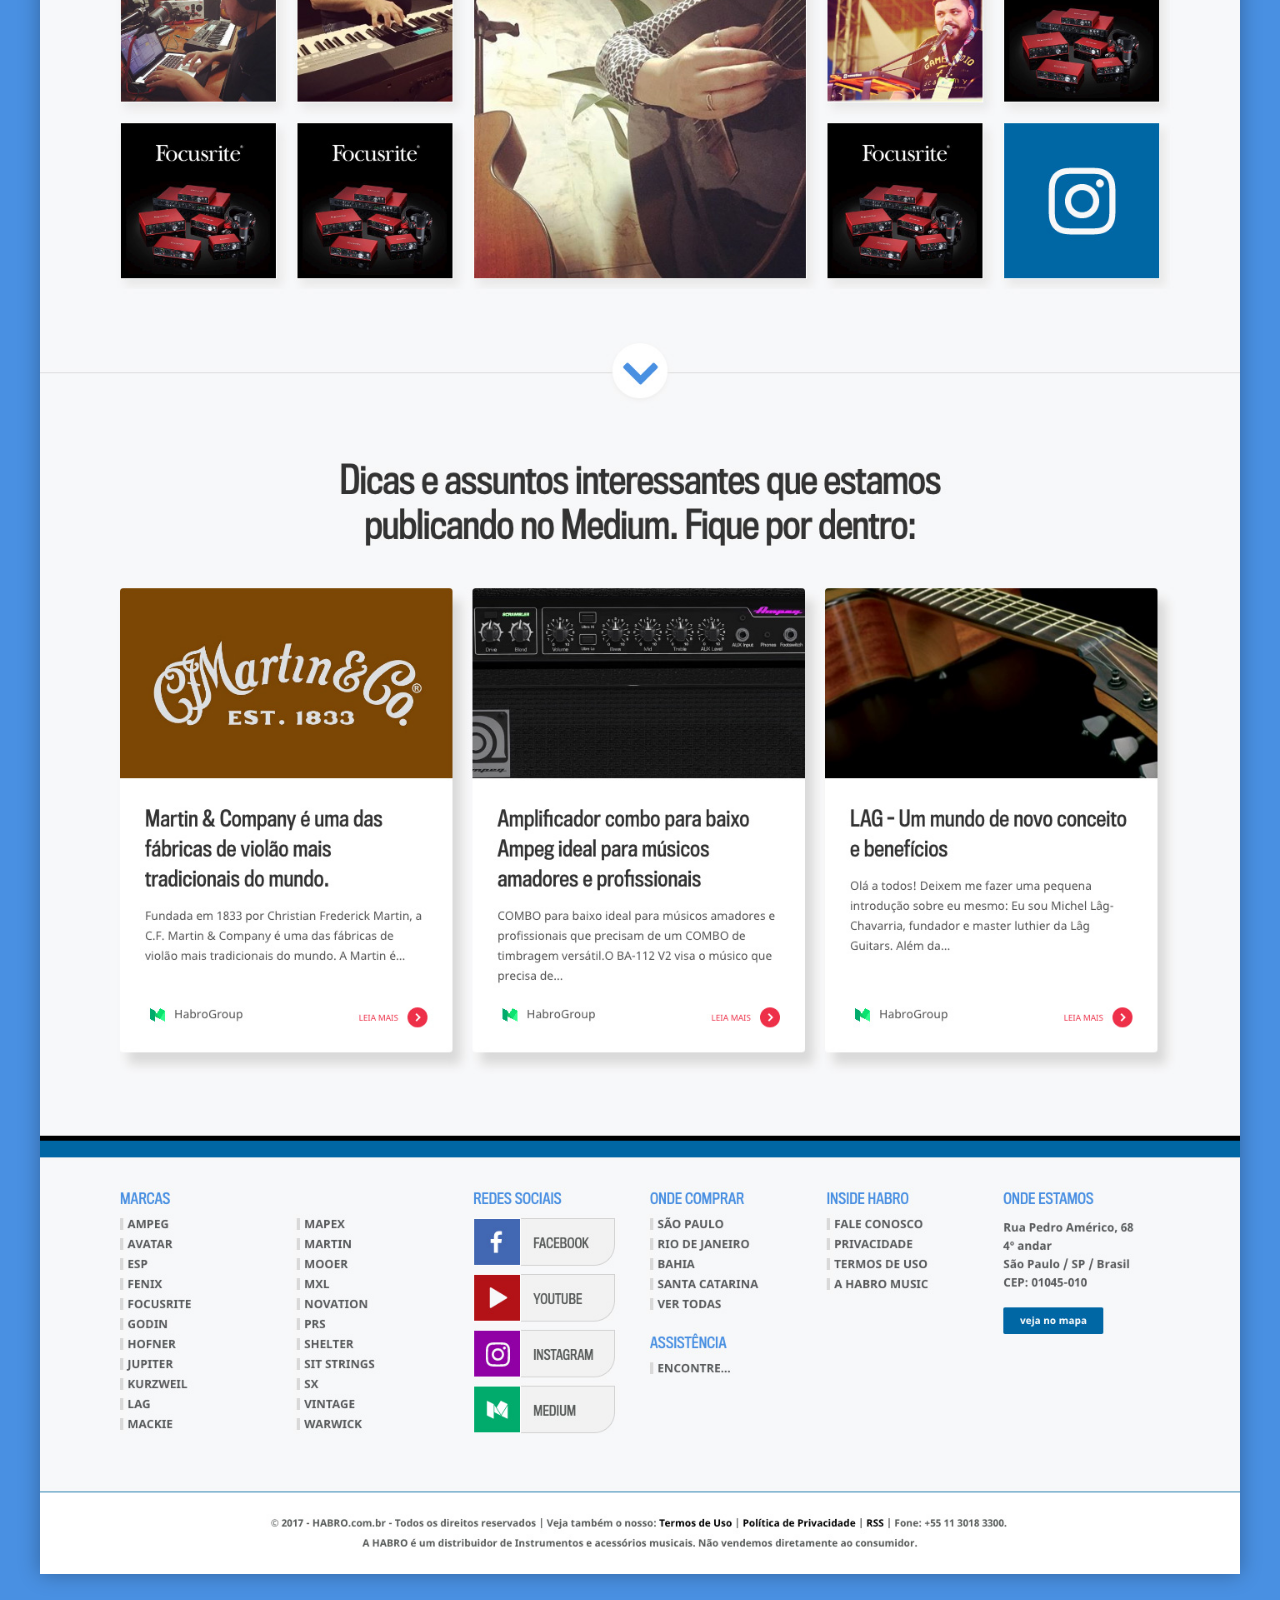
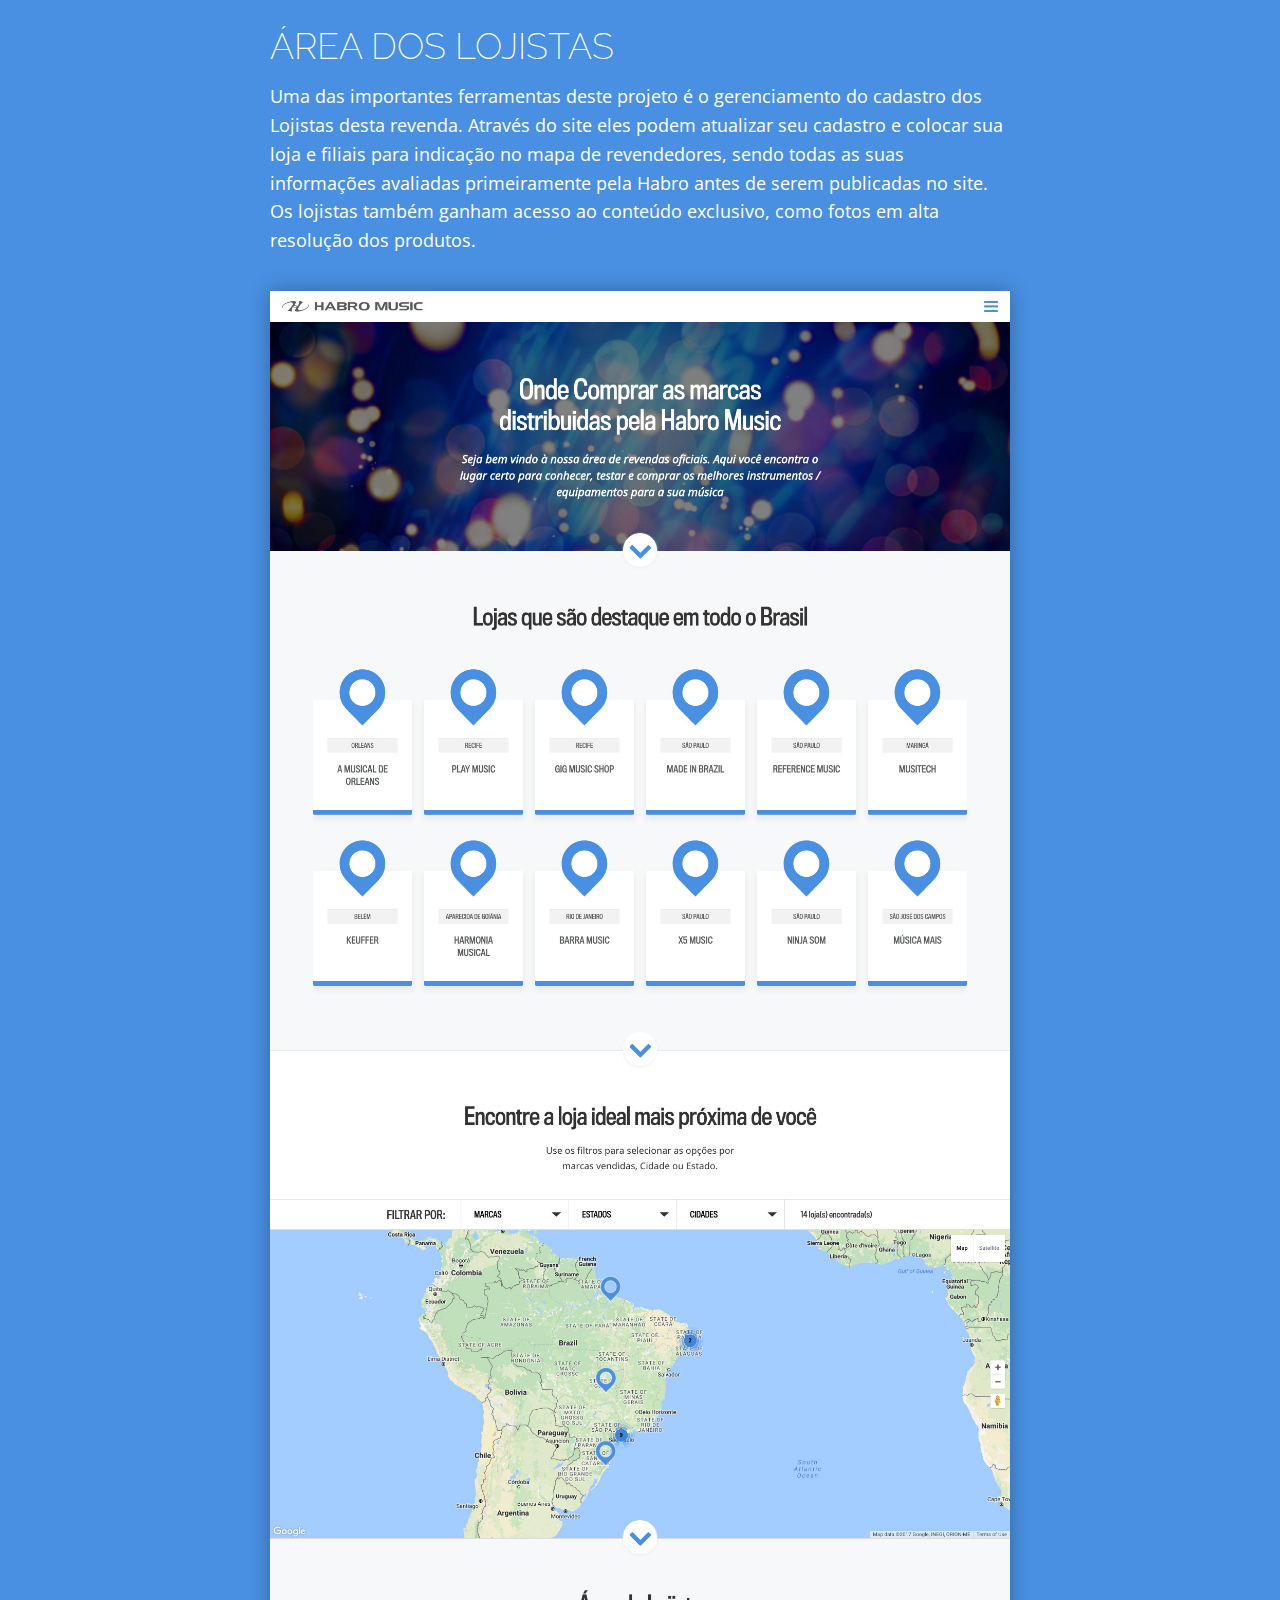
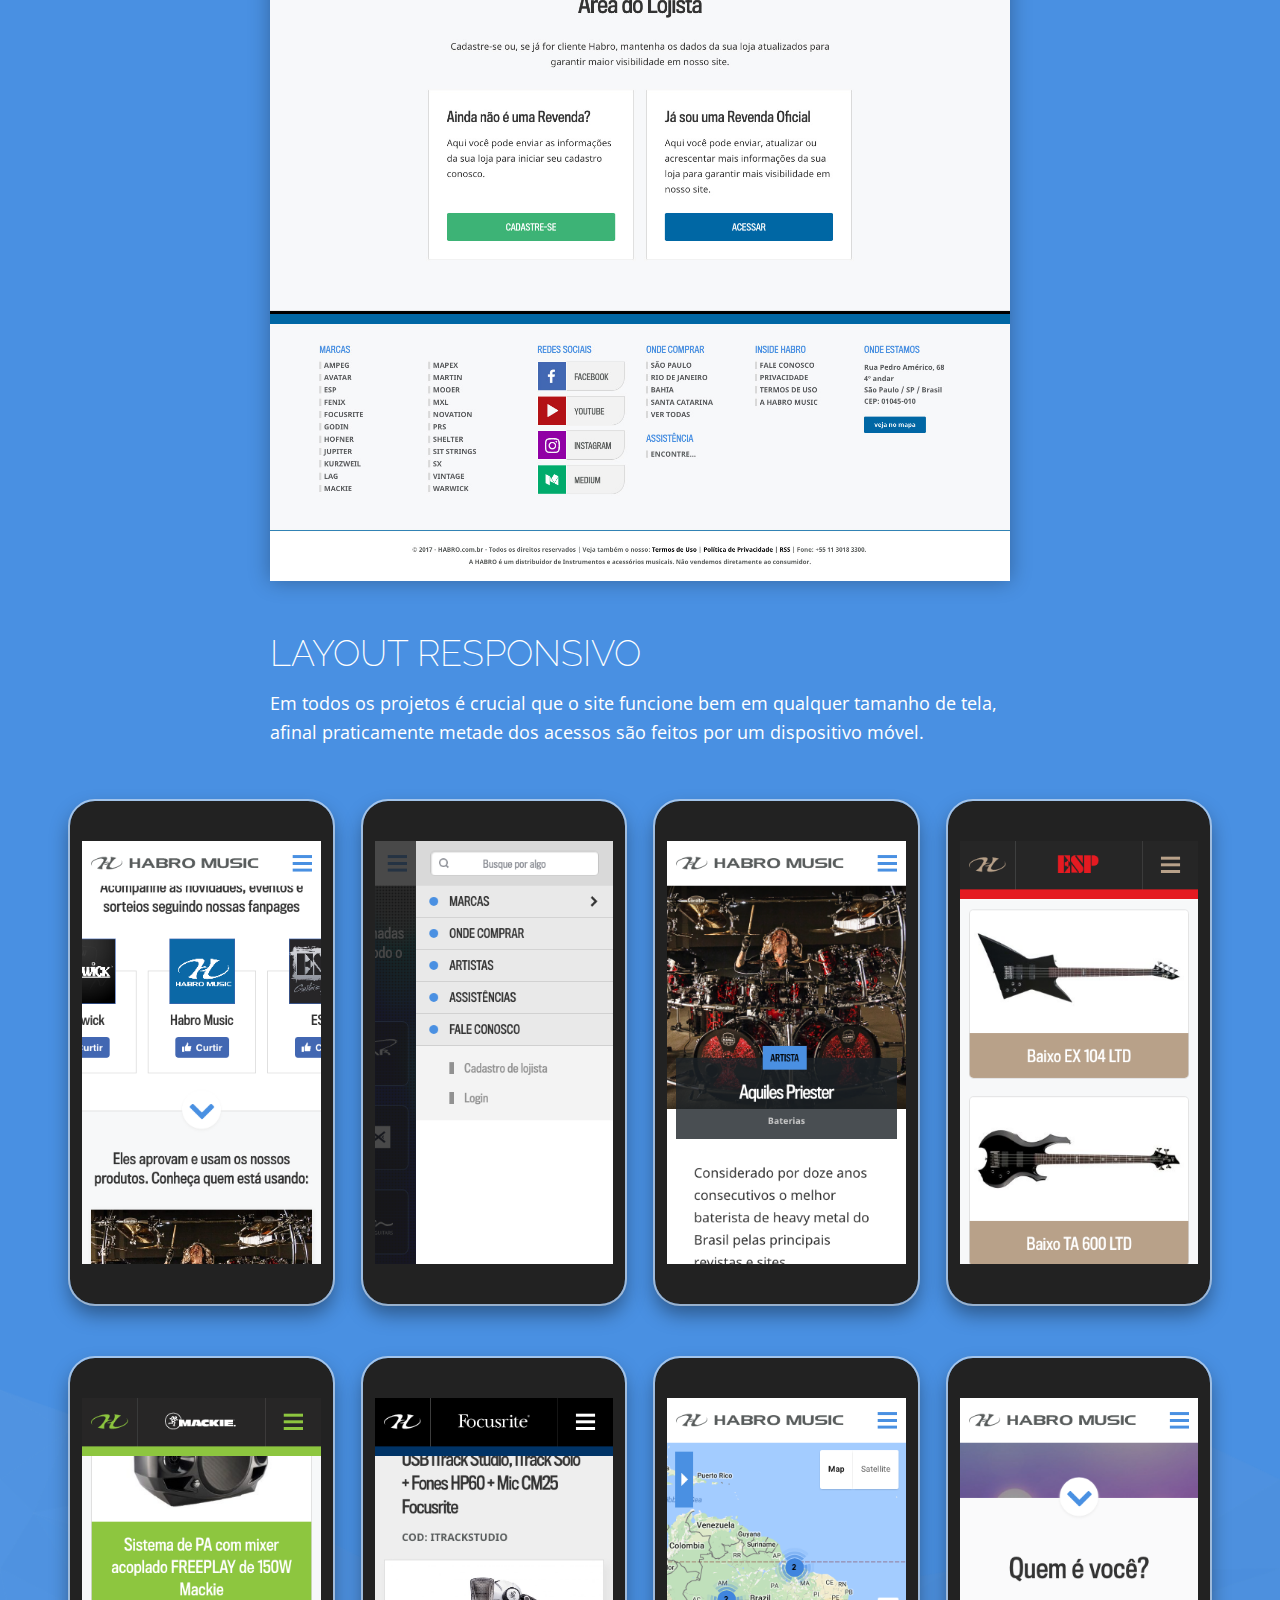
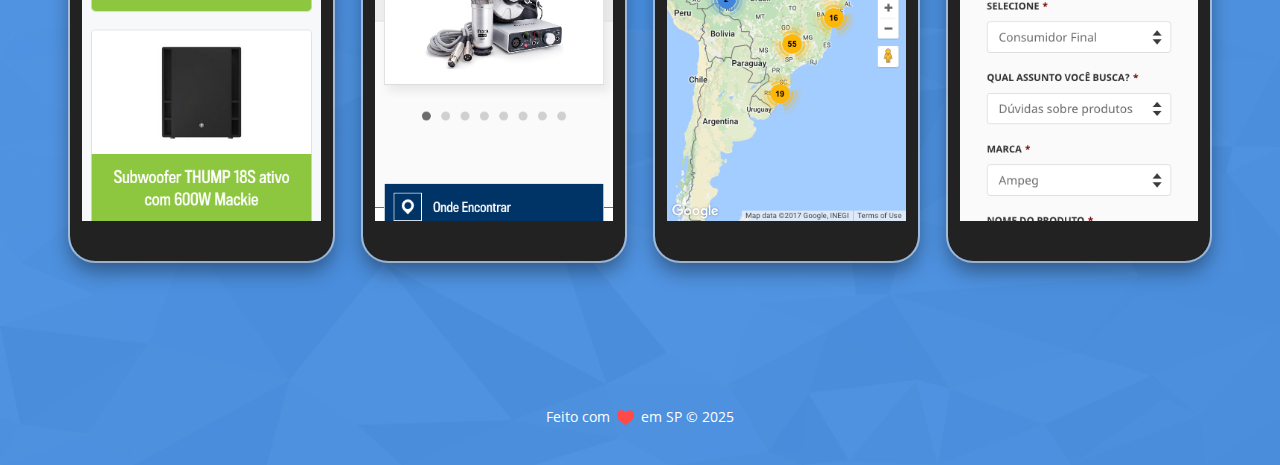
<file: cases/habro-music/index.html>
<!DOCTYPE html>
<html lang="pt">

<head>
  <meta charset="utf-8">
  <meta name="viewport" content="width=device-width, initial-scale=1">

  <title>Habro Music — Edir Pedro</title>

  <meta name="description" content="Sou Desenvolvedor Front-End, desenvolvo projetos em HTML e CSS, temas e plugins para WordPress, conheça meu portfólio e entre em contato para um orçamento.">
  <meta name="keywords" content="webdesigner,webdeveloper,interface designer,designer de interface,programador html,designer,programador,webdesign,html5,css3,wordpress,woocommerce">
  <link rel="shortcut icon" href="/assets/img/favicon.ico" />

  <!-- Open Graph -->
  <meta property="og:type" content="website" />
  <meta property="og:title" content="Edir Pedro — Desenvolvedor Front-End" />
  <meta property="og:image" content="/assets/img/opengraph.png" />
  <meta property="og:description" content="Sou Desenvolvedor Front-End, desenvolvo projetos em HTML e CSS, temas e plugins para WordPress, conheça meu portfólio e entre em contato para um orçamento." />
  <meta property="og:url" content="https://edirpedro.com.br">

  <!-- Styles -->
  <link href="https://fonts.googleapis.com/css?family=Open+Sans:400,700|Raleway:200,400,600" rel="stylesheet">
  <link rel="stylesheet" type="text/css" href="/assets/css/theme.min.css">

  <!-- Google Analytics -->
  <script async src="https://www.googletagmanager.com/gtag/js?id=G-WLS13BNKCM"></script>
  <script>
    window.dataLayer = window.dataLayer || [];

    function gtag() {
      dataLayer.push(arguments);
    }
    gtag('js', new Date());
    gtag('config', 'G-WLS13BNKCM');
  </script>
</head>

<body class="case">
<header class="header">
  <a class="logo" href="/#portfolio">&larr; <strong>Edir</strong>Pedro</a>
  <a class="next" href="/cases/musilink/">próximo &rarr;</a>
</header>
<main>
  <article class="page" style="background-color:#4990E2;">
    <header style="background-image:url(/cases/habro-music/habro-page-header.jpg)">
      <div class="text">
        <h1>Habro Music</h1>
        <cite>Desenvolvimento de Front-End e Back-End</cite>
      </div>
    </header>
    <div class="entry-content">
      <p>A Habro Music é uma revenda de instrumentos musiciais e neste site são apresentados os produtos de suas marcas. O layout é responsivo e cada marca tem seu próprio hotsite, personalizado com suas cores. A página do produto possui um criador de páginas que permite elaborar pequenas estilizações no documento.</p>

      <p>Desenvolvido em 2016 para Marcelo Graciolli.</p>

      <p><a href="https://www.habro.com.br" target="_blank"><strong>www.habro.com.br</strong></a></p>

      <figure class="alignwide">
        <img decoding="async" loading="lazy" src="/cases/habro-music/habro-home.jpg" alt="Página de entrada.">
      </figure>

      <h2>Área dos lojistas</h2>

      <p>Uma das importantes ferramentas deste projeto é o gerenciamento do cadastro dos Lojistas desta revenda. Através do site eles podem atualizar seu cadastro e colocar sua loja e filiais para indicação no mapa de revendedores, sendo todas as suas informações avaliadas primeiramente pela Habro antes de serem publicadas no site. Os lojistas também ganham acesso ao conteúdo exclusivo, como fotos em alta resolução dos produtos.</p>

      <figure>
        <img src="/cases/habro-music/habro-revendas.jpg" alt="Mapa das revendas">
      </figure>

      <h2>Layout responsivo</h2>

      <p>Em todos os projetos é crucial que o site funcione bem em qualquer tamanho de tela, afinal praticamente metade dos acessos são feitos por um dispositivo móvel.</p>

      <figure class="mobile is-old alignwide">
        <figure><img decoding="async" loading="lazy" src="/cases/habro-music/habro-mobile-home.png" alt=""></figure>
        <figure><img decoding="async" loading="lazy" src="/cases/habro-music/habro-mobile-menu.png" alt=""></figure>
        <figure><img decoding="async" loading="lazy" src="/cases/habro-music/habro-mobile-artista.png" alt=""></figure>
        <figure><img decoding="async" loading="lazy" src="/cases/habro-music/habro-mobile-marca.png" alt=""></figure>
      </figure>
      <figure class="mobile is-old alignwide">
        <figure><img decoding="async" loading="lazy" src="/cases/habro-music/habro-mobile-marca-2.png" alt=""></figure>
        <figure><img decoding="async" loading="lazy" src="/cases/habro-music/habro-mobile-produto.png" alt=""></figure>
        <figure><img decoding="async" loading="lazy" src="/cases/habro-music/habro-mobile-assistencias.png" alt=""></figure>
        <figure><img decoding="async" loading="lazy" src="/cases/habro-music/habro-mobile-form.png" alt=""></figure>
      </figure>
    </div>
  </article>
</main>

<footer class="footer">
  <div class="row">
    <div class="col">
      Feito com <svg version="1.1" id="heart" x="0px" y="0px" width="20px" height="17.982px" viewBox="0 0 20 17.982" enable-background="new 0 0 20 17.982" xml:space="preserve">
        <path id="path" d="M9.212,16.975c-0.431-0.482-1.505-1.422-2.389-2.089c-2.617-1.977-2.973-2.263-4.036-3.241
	C0.829,9.841-0.003,8.029,0,5.571C0.001,4.372,0.083,3.91,0.419,3.203c0.57-1.199,1.41-2.091,2.483-2.636
	c0.76-0.386,1.135-0.558,2.404-0.565c1.328-0.007,1.607,0.147,2.389,0.577C8.646,1.101,9.624,2.217,9.827,3.01L9.952,3.5
	l0.308-0.674c1.741-3.812,7.3-3.755,9.234,0.094c0.613,1.221,0.681,3.829,0.137,5.298c-0.71,1.916-2.043,3.376-5.125,5.614
	c-2.021,1.469-4.309,3.689-4.468,4.001C9.853,18.195,10.029,17.89,9.212,16.975z" />
      </svg> em SP &copy; 2025    </div>
  </div>
</footer>

</body>

</html>
</file>
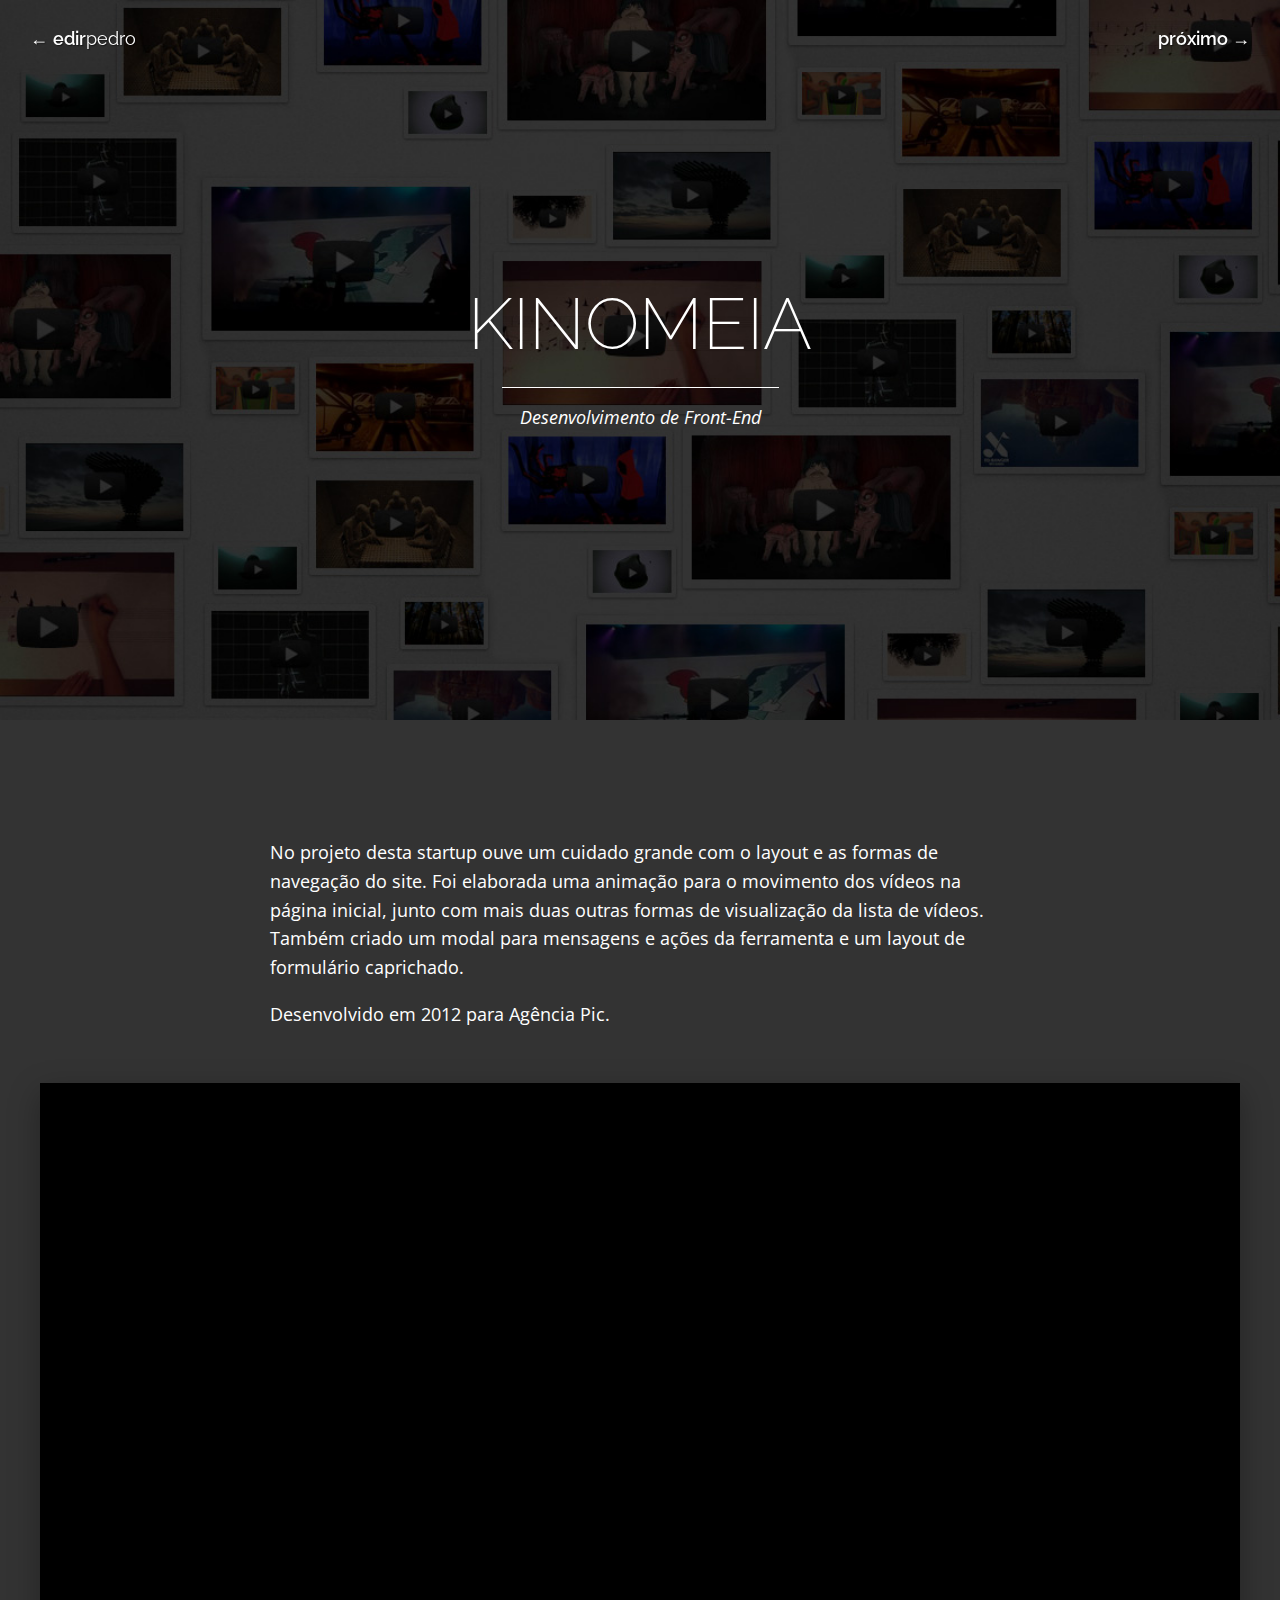
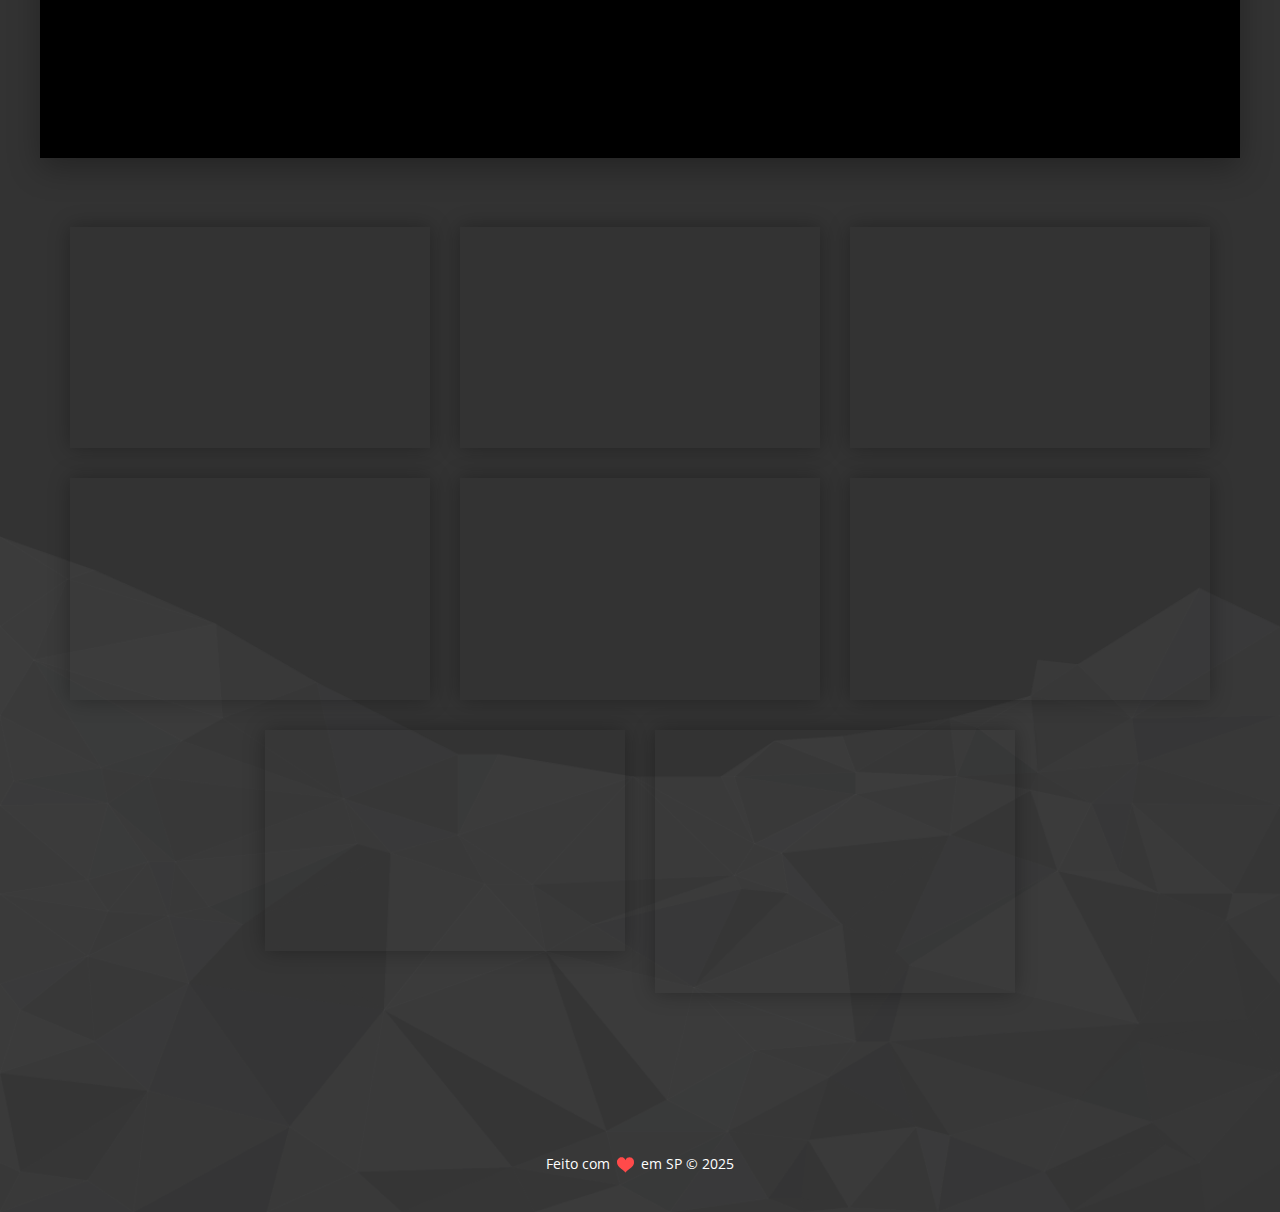
<file: cases/kinomeia/index.html>
<!DOCTYPE html>
<html lang="pt">

<head>
  <meta charset="utf-8">
  <meta name="viewport" content="width=device-width, initial-scale=1">

  <title>Kinomeia — Edir Pedro</title>

  <meta name="description" content="Sou Desenvolvedor Front-End, desenvolvo projetos em HTML e CSS, temas e plugins para WordPress, conheça meu portfólio e entre em contato para um orçamento.">
  <meta name="keywords" content="webdesigner,webdeveloper,interface designer,designer de interface,programador html,designer,programador,webdesign,html5,css3,wordpress,woocommerce">
  <link rel="shortcut icon" href="/assets/img/favicon.ico" />

  <!-- Open Graph -->
  <meta property="og:type" content="website" />
  <meta property="og:title" content="Edir Pedro — Desenvolvedor Front-End" />
  <meta property="og:image" content="/assets/img/opengraph.png" />
  <meta property="og:description" content="Sou Desenvolvedor Front-End, desenvolvo projetos em HTML e CSS, temas e plugins para WordPress, conheça meu portfólio e entre em contato para um orçamento." />
  <meta property="og:url" content="https://edirpedro.com.br">

  <!-- Styles -->
  <link href="https://fonts.googleapis.com/css?family=Open+Sans:400,700|Raleway:200,400,600" rel="stylesheet">
  <link rel="stylesheet" type="text/css" href="/assets/css/theme.min.css">

  <!-- Google Analytics -->
  <script async src="https://www.googletagmanager.com/gtag/js?id=G-WLS13BNKCM"></script>
  <script>
    window.dataLayer = window.dataLayer || [];

    function gtag() {
      dataLayer.push(arguments);
    }
    gtag('js', new Date());
    gtag('config', 'G-WLS13BNKCM');
  </script>
</head>

<body class="case">
<header class="header">
  <a class="logo" href="/#portfolio">&larr; <strong>Edir</strong>Pedro</a>
  <a class="next" href="/cases/ahpas/">próximo &rarr;</a>
</header>
<main>
  <article class="page" style="background-color:#333;">
    <header style="background-image:url(/cases/kinomeia/kinomeia-page-header.jpg)">
      <div class="text">
        <h1>Kinomeia</h1>
        <cite>Desenvolvimento de Front-End</cite>
      </div>
    </header>
    <div class="entry-content">
      <p>No projeto desta startup ouve um cuidado grande com o layout e as formas de navegação do site. Foi elaborada uma animação para o movimento dos vídeos na página inicial, junto com mais duas outras formas de visualização da lista de vídeos. Também criado um modal para mensagens e ações da ferramenta e um layout de formulário caprichado.</p>

      <p>Desenvolvido em 2012 para Agência Pic.</p>

      <div class="youtube alignwide">
        <div class="wrapper">
          <iframe title="Projeto Kinomeia" width="500" height="281" src="https://www.youtube.com/embed/lnlp55jofQA?feature=oembed&rel=0" frameborder="0" allow="accelerometer; autoplay; clipboard-write; encrypted-media; gyroscope; picture-in-picture; web-share" allowfullscreen=""></iframe>
        </div>
      </div>

      <figure class="gallery columns-3 alignwide">
        <figure><img decoding="async" loading="lazy" src="/cases/kinomeia/kinomeia.png" alt="Página de entrada."></figure>
        <figure><img decoding="async" loading="lazy" src="/cases/kinomeia/Kinomeia-home-toolbar.png" alt="Barra de ferramentas e listagem de vídeos padrão."></figure>
        <figure><img decoding="async" loading="lazy" src="/cases/kinomeia/Kinomeia-home-lista.png" alt="Listagem dos vídeos em forma de lista."></figure>
        <figure><img decoding="async" loading="lazy" src="/cases/kinomeia/Kinomeia-home-grade.png" alt="Listagem dos vídeos em forma de grade."></figure>
        <figure><img decoding="async" loading="lazy" src="/cases/kinomeia/Kinomeia-login.png" alt="Caixa de login."></figure>
        <figure><img decoding="async" loading="lazy" src="/cases/kinomeia/kinomeia-termos.png" alt="Termos de uso do site."></figure>
        <figure><img decoding="async" loading="lazy" src="/cases/kinomeia/kinomeia-dialogbox.png" alt="Caixa de diálogo para funções."></figure>
        <figure><img decoding="async" loading="lazy" src="/cases/kinomeia/kinomeia-cadastro.png" alt="Página de cadastro do usuário."></figure>
      </figure>

    </div>
  </article>
</main>

<footer class="footer">
  <div class="row">
    <div class="col">
      Feito com <svg version="1.1" id="heart" x="0px" y="0px" width="20px" height="17.982px" viewBox="0 0 20 17.982" enable-background="new 0 0 20 17.982" xml:space="preserve">
        <path id="path" d="M9.212,16.975c-0.431-0.482-1.505-1.422-2.389-2.089c-2.617-1.977-2.973-2.263-4.036-3.241
	C0.829,9.841-0.003,8.029,0,5.571C0.001,4.372,0.083,3.91,0.419,3.203c0.57-1.199,1.41-2.091,2.483-2.636
	c0.76-0.386,1.135-0.558,2.404-0.565c1.328-0.007,1.607,0.147,2.389,0.577C8.646,1.101,9.624,2.217,9.827,3.01L9.952,3.5
	l0.308-0.674c1.741-3.812,7.3-3.755,9.234,0.094c0.613,1.221,0.681,3.829,0.137,5.298c-0.71,1.916-2.043,3.376-5.125,5.614
	c-2.021,1.469-4.309,3.689-4.468,4.001C9.853,18.195,10.029,17.89,9.212,16.975z" />
      </svg> em SP &copy; 2025    </div>
  </div>
</footer>

</body>

</html>
</file>
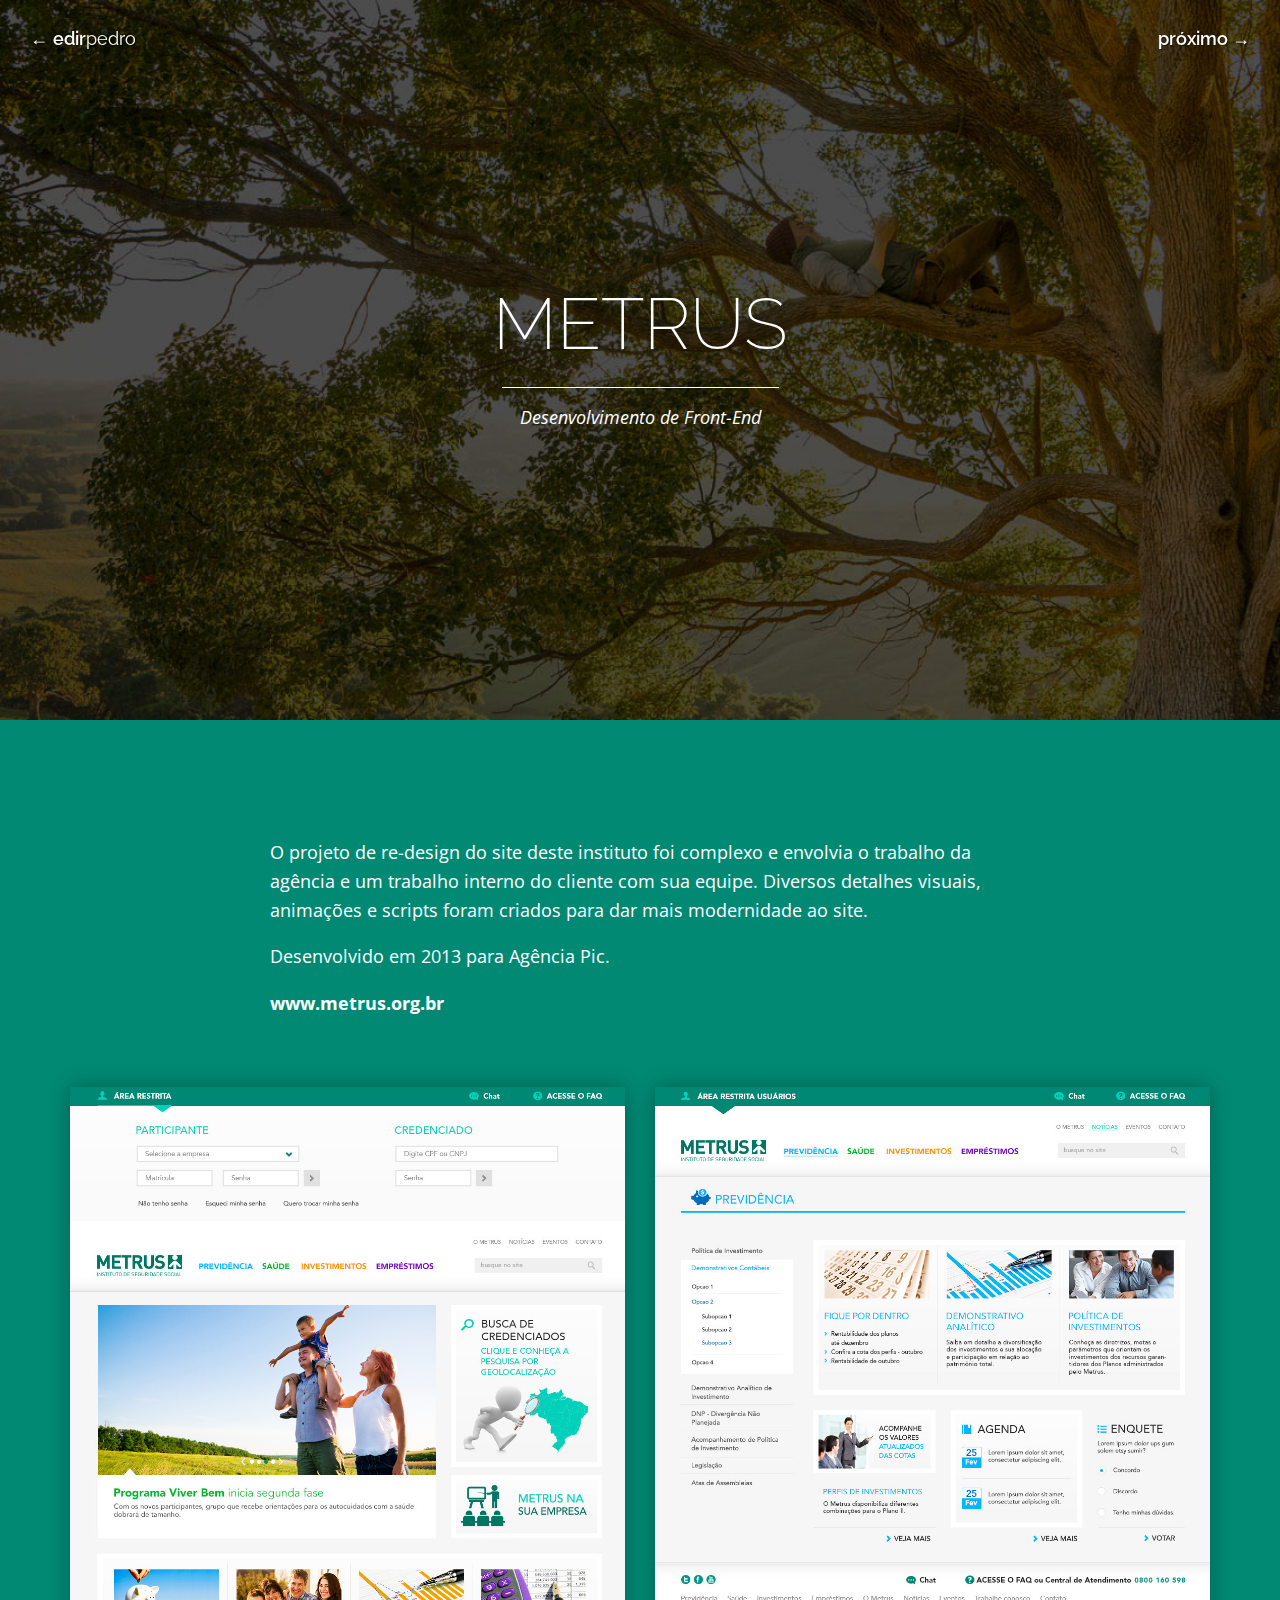
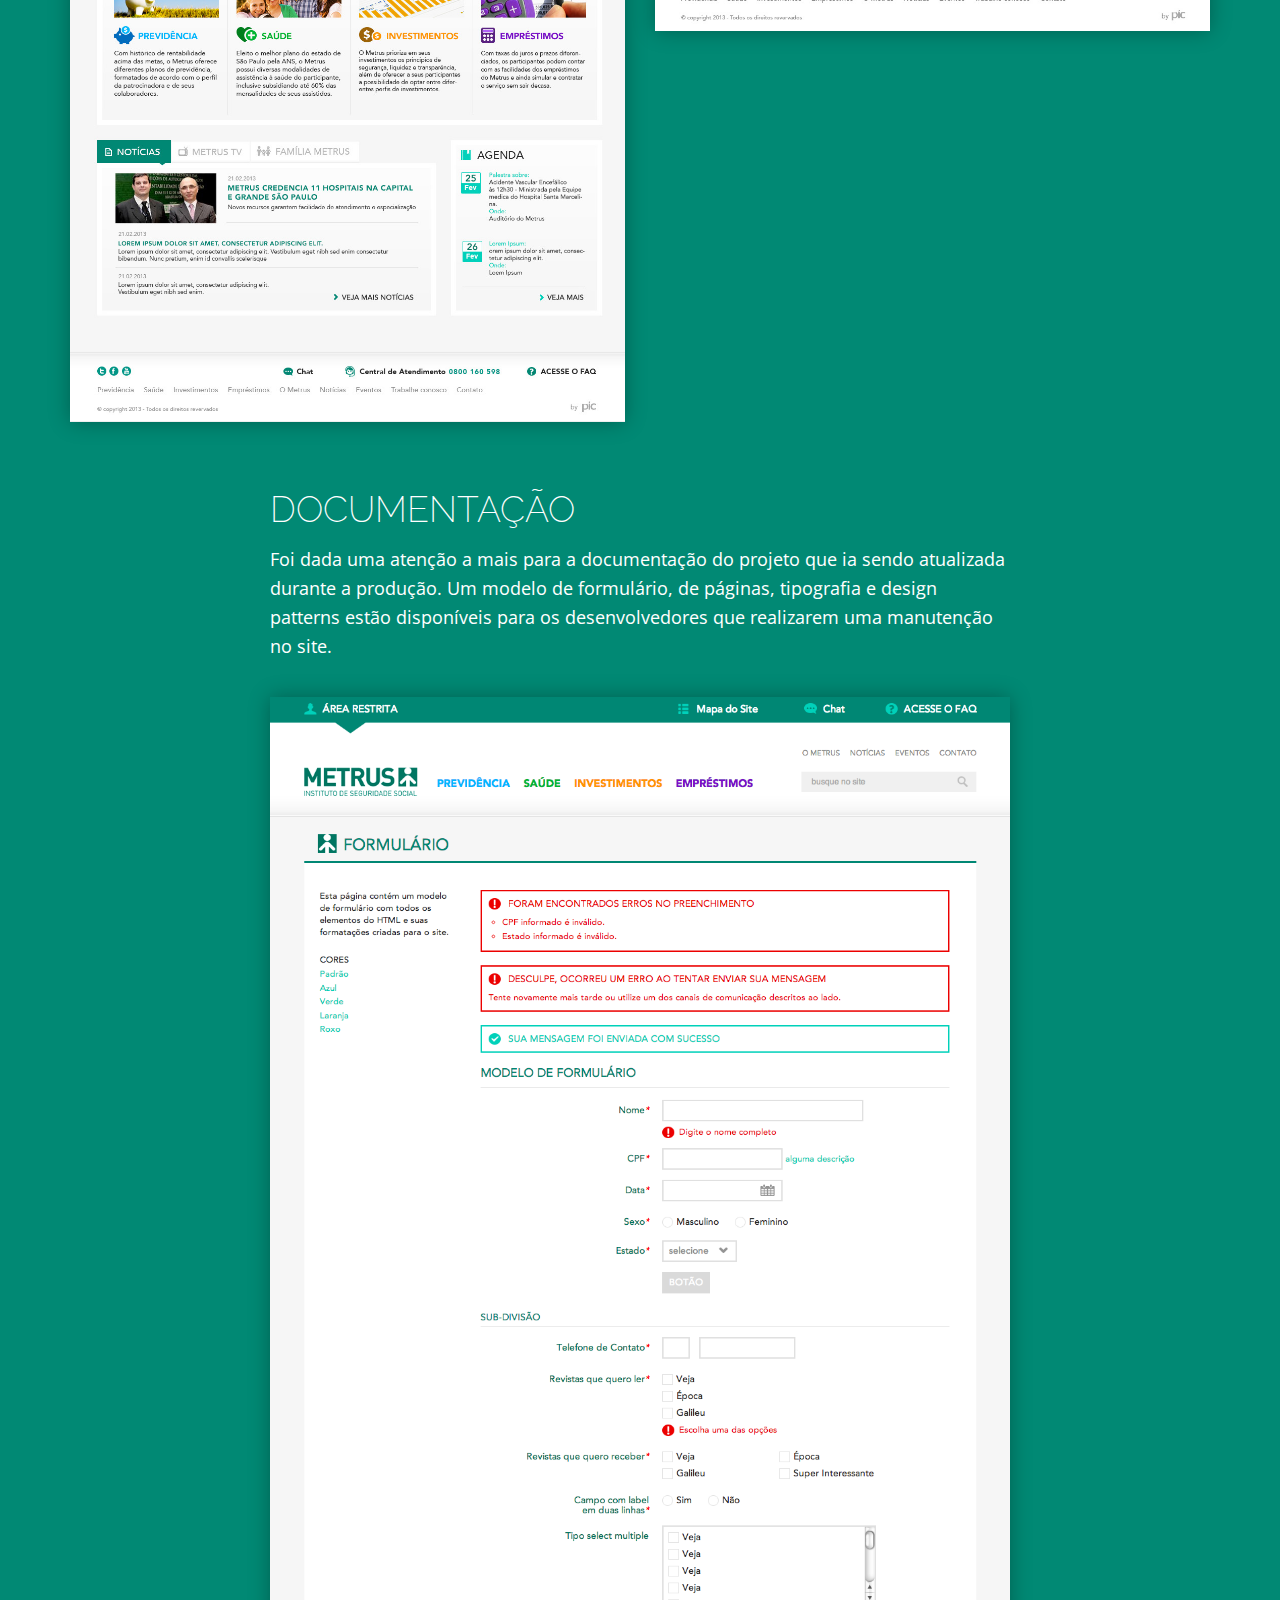
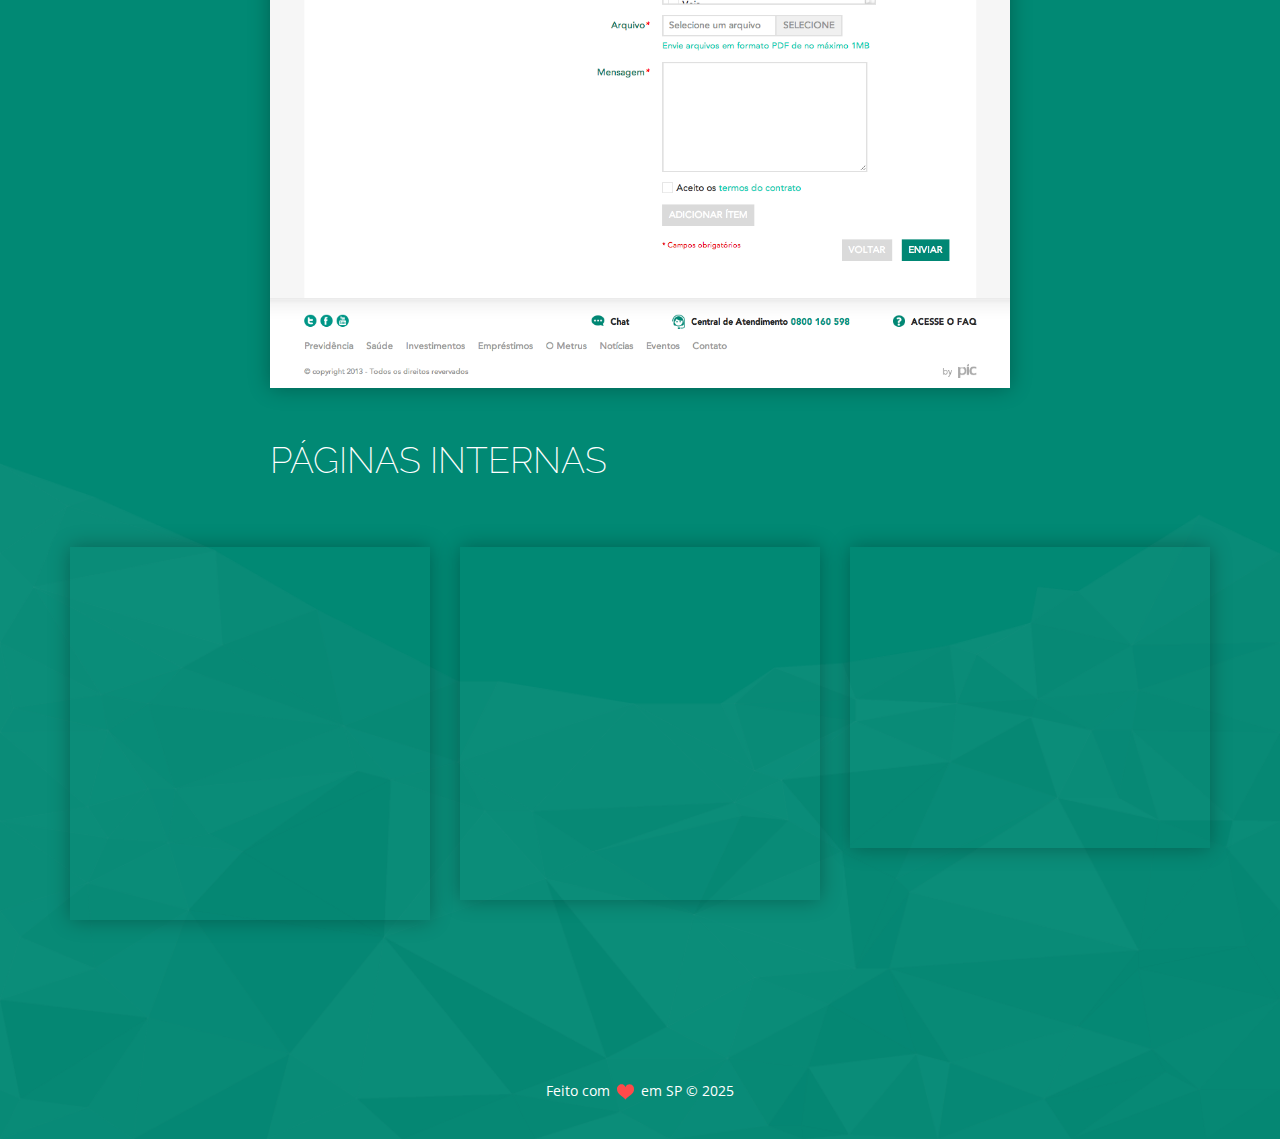
<file: cases/metrus/index.html>
<!DOCTYPE html>
<html lang="pt">

<head>
  <meta charset="utf-8">
  <meta name="viewport" content="width=device-width, initial-scale=1">

  <title>Metrus — Edir Pedro</title>

  <meta name="description" content="Sou Desenvolvedor Front-End, desenvolvo projetos em HTML e CSS, temas e plugins para WordPress, conheça meu portfólio e entre em contato para um orçamento.">
  <meta name="keywords" content="webdesigner,webdeveloper,interface designer,designer de interface,programador html,designer,programador,webdesign,html5,css3,wordpress,woocommerce">
  <link rel="shortcut icon" href="/assets/img/favicon.ico" />

  <!-- Open Graph -->
  <meta property="og:type" content="website" />
  <meta property="og:title" content="Edir Pedro — Desenvolvedor Front-End" />
  <meta property="og:image" content="/assets/img/opengraph.png" />
  <meta property="og:description" content="Sou Desenvolvedor Front-End, desenvolvo projetos em HTML e CSS, temas e plugins para WordPress, conheça meu portfólio e entre em contato para um orçamento." />
  <meta property="og:url" content="https://edirpedro.com.br">

  <!-- Styles -->
  <link href="https://fonts.googleapis.com/css?family=Open+Sans:400,700|Raleway:200,400,600" rel="stylesheet">
  <link rel="stylesheet" type="text/css" href="/assets/css/theme.min.css">

  <!-- Google Analytics -->
  <script async src="https://www.googletagmanager.com/gtag/js?id=G-WLS13BNKCM"></script>
  <script>
    window.dataLayer = window.dataLayer || [];

    function gtag() {
      dataLayer.push(arguments);
    }
    gtag('js', new Date());
    gtag('config', 'G-WLS13BNKCM');
  </script>
</head>

<body class="case">
<header class="header">
  <a class="logo" href="/#portfolio">&larr; <strong>Edir</strong>Pedro</a>
  <a class="next" href="/cases/conceicao-bem-casados/">próximo &rarr;</a>
</header>
<main>
  <article class="page" style="background-color:#018974;">
    <header style="background-image:url(/cases/metrus/metrus-page-header.jpg)">
      <div class="text">
        <h1>Metrus</h1>
        <cite>Desenvolvimento de Front-End</cite>
      </div>
    </header>
    <div class="entry-content">
      <p>O projeto de re-design do site deste instituto foi complexo e envolvia o trabalho da agência e um trabalho interno do cliente com sua equipe. Diversos detalhes visuais, animações e scripts foram criados para dar mais modernidade ao site.</p>

      <p>Desenvolvido em 2013 para Agência Pic.</p>

      <p><a href="https://www.metrus.org.br" target="_blank"><strong>www.metrus.org.br</strong></a></p>

      <figure class="gallery columns-2 alignwide">
        <figure class="alignwide"><img decoding="async" loading="lazy" src="/cases/metrus/metrus-home.jpg" alt="Página de entrada."></figure>
        <figure class="alignwide"><img decoding="async" loading="lazy" src="/cases/metrus/metrus-produto.jpg" alt="Página do produto."></figure>
      </figure>

      <h2>Documentação</h2>

      <p>Foi dada uma atenção a mais para a documentação do projeto que ia sendo atualizada durante a produção. Um modelo de formulário, de páginas, tipografia e design patterns estão disponíveis para os desenvolvedores que realizarem uma manutenção no site.</p>

      <figure>
        <img decoding="async" loading="lazy" src="/cases/metrus/metrus-documentacao.png" alt="Documentação do formulário.">
      </figure>

      <h2>Páginas internas</h2>

      <figure class="gallery columns-3 alignwide">
        <figure><img decoding="async" loading="lazy" src="/cases/metrus/metrus-interna.jpg" alt="Página de conteúdo."></figure>
        <figure class="is-high"><img decoding="async" loading="lazy" src="/cases/metrus/metrus-enquete.jpg" alt="Página do produto com enquete."></figure>
        <figure><img decoding="async" loading="lazy" src="/cases/metrus/metrus-contato.jpg" alt="Página de contato."></figure>
      </figure>

    </div>
  </article>
</main>

<footer class="footer">
  <div class="row">
    <div class="col">
      Feito com <svg version="1.1" id="heart" x="0px" y="0px" width="20px" height="17.982px" viewBox="0 0 20 17.982" enable-background="new 0 0 20 17.982" xml:space="preserve">
        <path id="path" d="M9.212,16.975c-0.431-0.482-1.505-1.422-2.389-2.089c-2.617-1.977-2.973-2.263-4.036-3.241
	C0.829,9.841-0.003,8.029,0,5.571C0.001,4.372,0.083,3.91,0.419,3.203c0.57-1.199,1.41-2.091,2.483-2.636
	c0.76-0.386,1.135-0.558,2.404-0.565c1.328-0.007,1.607,0.147,2.389,0.577C8.646,1.101,9.624,2.217,9.827,3.01L9.952,3.5
	l0.308-0.674c1.741-3.812,7.3-3.755,9.234,0.094c0.613,1.221,0.681,3.829,0.137,5.298c-0.71,1.916-2.043,3.376-5.125,5.614
	c-2.021,1.469-4.309,3.689-4.468,4.001C9.853,18.195,10.029,17.89,9.212,16.975z" />
      </svg> em SP &copy; 2025    </div>
  </div>
</footer>

</body>

</html>
</file>
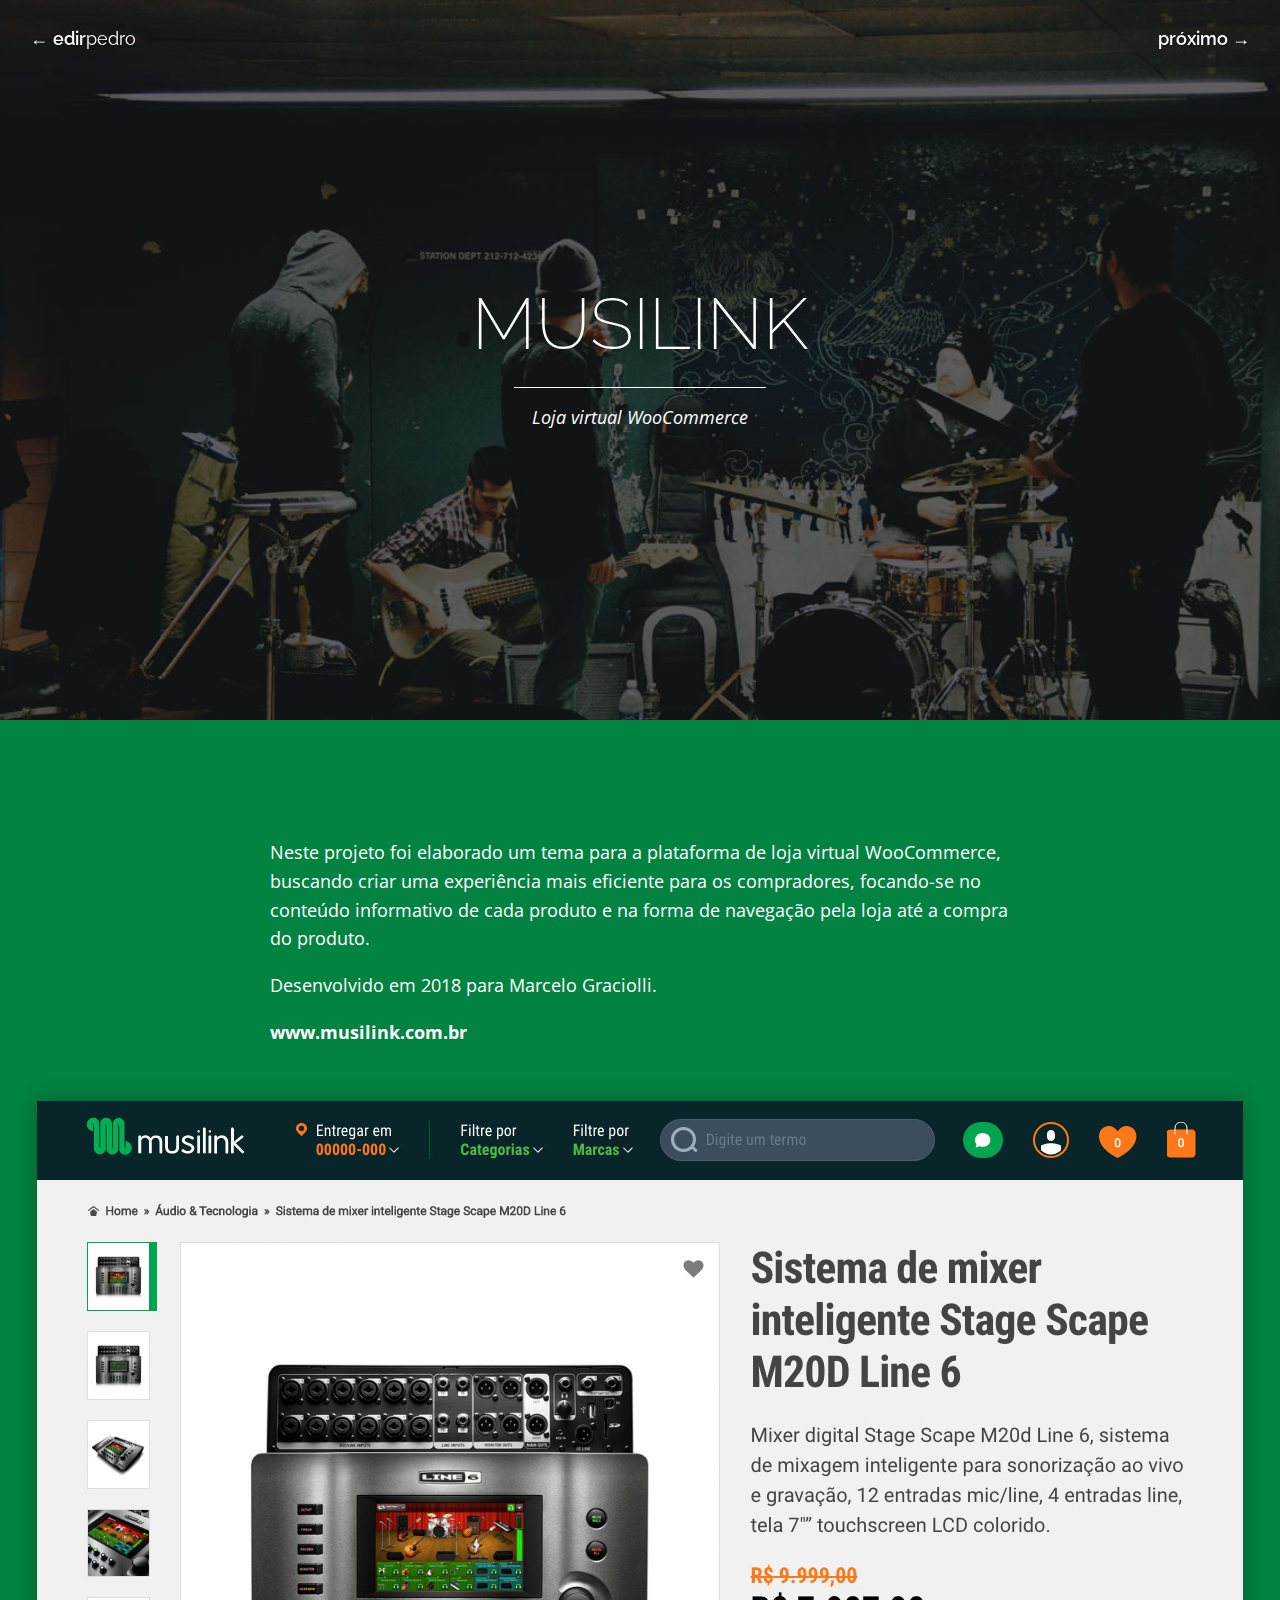
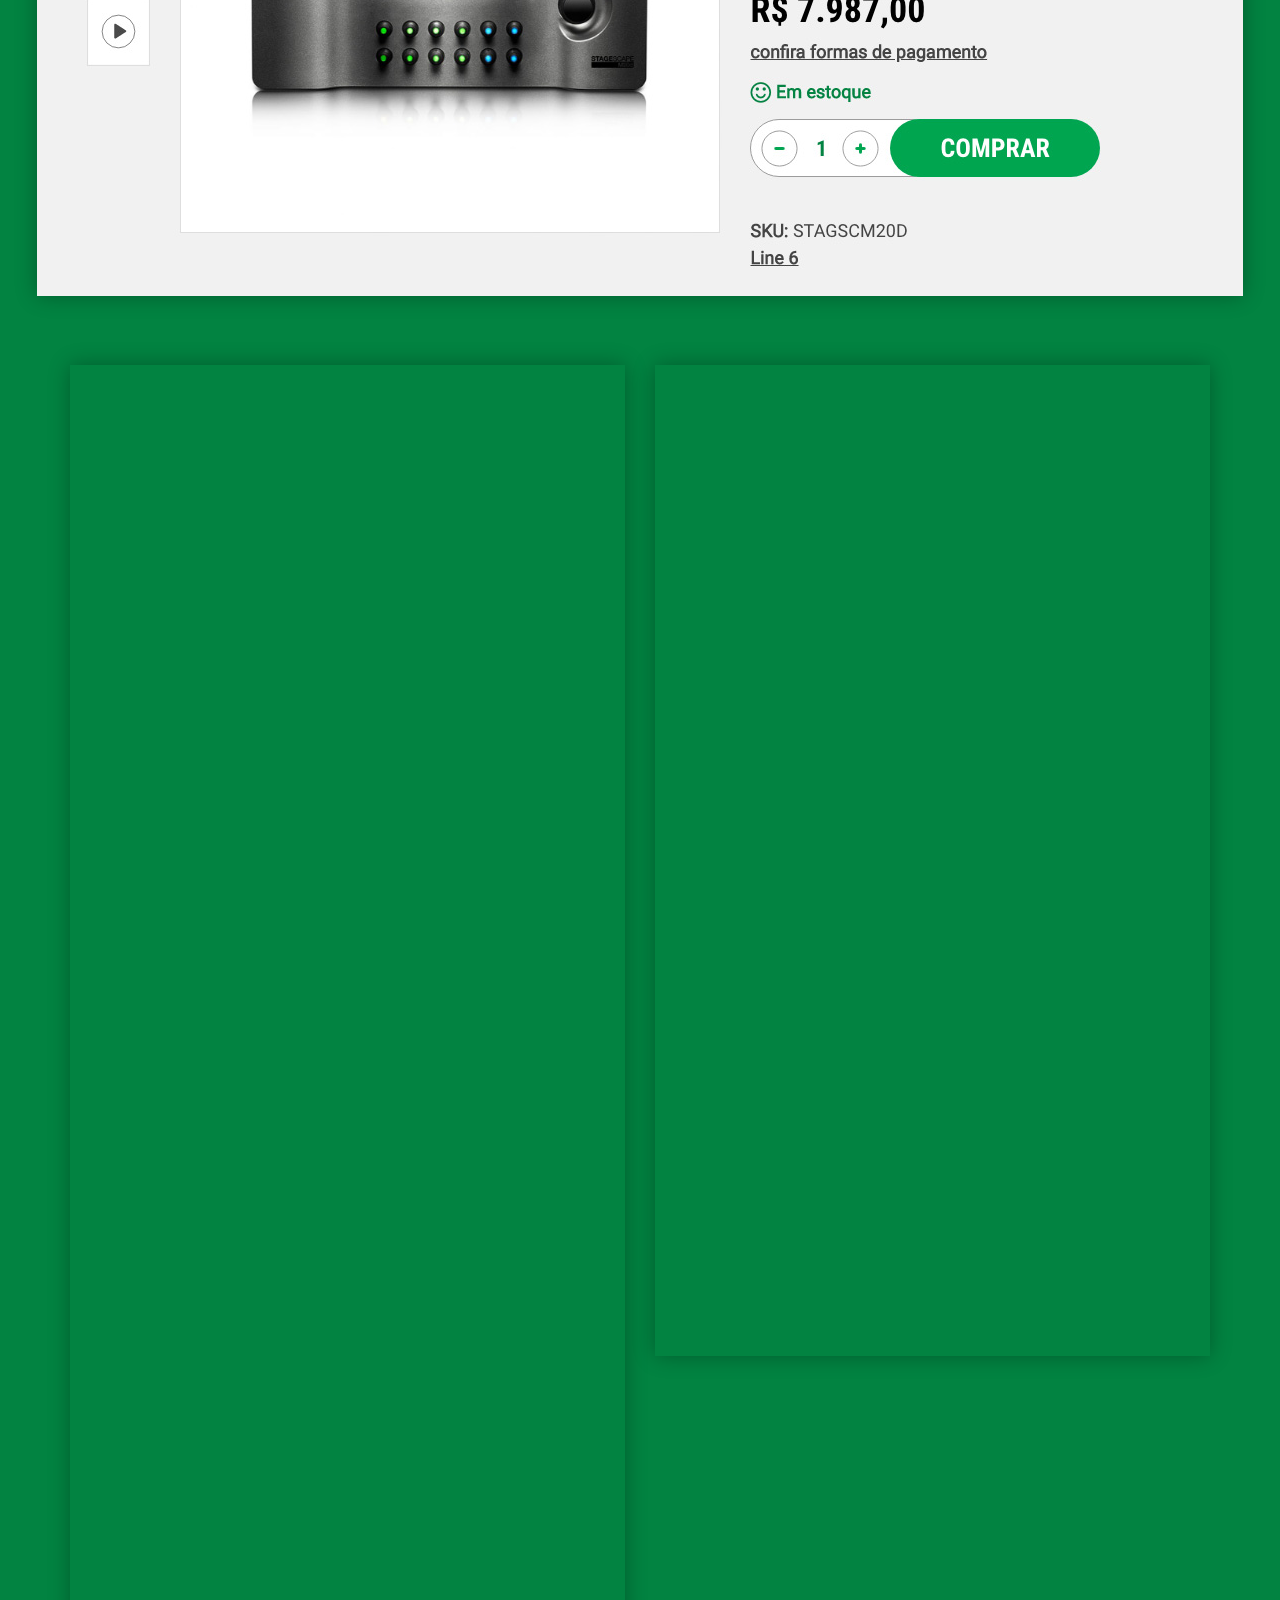
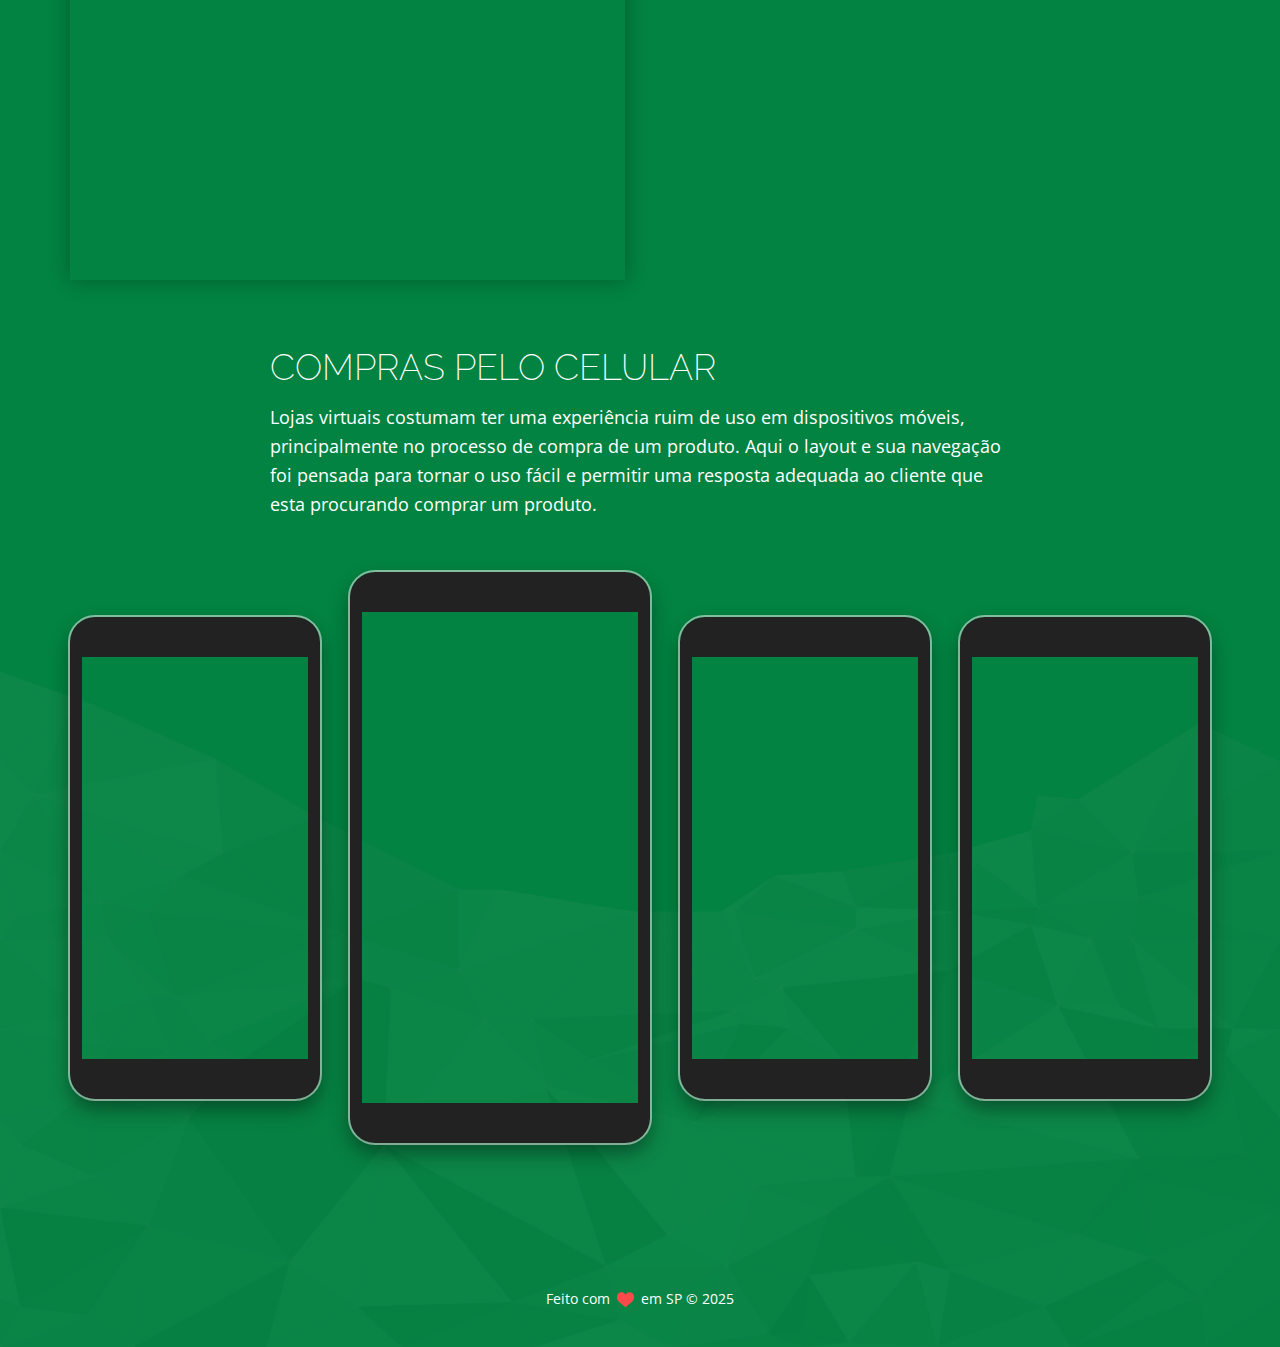
<file: cases/musilink/index.html>
<!DOCTYPE html>
<html lang="pt">

<head>
  <meta charset="utf-8">
  <meta name="viewport" content="width=device-width, initial-scale=1">

  <title>Musilink — Edir Pedro</title>

  <meta name="description" content="Sou Desenvolvedor Front-End, desenvolvo projetos em HTML e CSS, temas e plugins para WordPress, conheça meu portfólio e entre em contato para um orçamento.">
  <meta name="keywords" content="webdesigner,webdeveloper,interface designer,designer de interface,programador html,designer,programador,webdesign,html5,css3,wordpress,woocommerce">
  <link rel="shortcut icon" href="/assets/img/favicon.ico" />

  <!-- Open Graph -->
  <meta property="og:type" content="website" />
  <meta property="og:title" content="Edir Pedro — Desenvolvedor Front-End" />
  <meta property="og:image" content="/assets/img/opengraph.png" />
  <meta property="og:description" content="Sou Desenvolvedor Front-End, desenvolvo projetos em HTML e CSS, temas e plugins para WordPress, conheça meu portfólio e entre em contato para um orçamento." />
  <meta property="og:url" content="https://edirpedro.com.br">

  <!-- Styles -->
  <link href="https://fonts.googleapis.com/css?family=Open+Sans:400,700|Raleway:200,400,600" rel="stylesheet">
  <link rel="stylesheet" type="text/css" href="/assets/css/theme.min.css">

  <!-- Google Analytics -->
  <script async src="https://www.googletagmanager.com/gtag/js?id=G-WLS13BNKCM"></script>
  <script>
    window.dataLayer = window.dataLayer || [];

    function gtag() {
      dataLayer.push(arguments);
    }
    gtag('js', new Date());
    gtag('config', 'G-WLS13BNKCM');
  </script>
</head>

<body class="case">
<header class="header">
  <a class="logo" href="/#portfolio">&larr; <strong>Edir</strong>Pedro</a>
  <a class="next" href="/cases/royal-music/">próximo &rarr;</a>
</header>
<main>
  <article class="page" style="background-color:#028341;">
    <header style="background-image:url(/cases/musilink/musilink-page-header.jpg)">
      <div class="text">
        <h1>Musilink</h1>
        <cite>Loja virtual WooCommerce</cite>
      </div>
    </header>
    <div class="entry-content">
      <p>Neste projeto foi elaborado um tema para a plataforma de loja virtual WooCommerce, buscando criar uma experiência mais eficiente para os compradores, focando-se no conteúdo informativo de cada produto e na forma de navegação pela loja até a compra do produto.</p>

      <p>Desenvolvido em 2018 para Marcelo Graciolli.</p>

      <p><a href="https://www.musilink.com.br" target="_blank"><strong>www.musilink.com.br</strong></a></p>

      <figure class="alignfull">
        <img decoding="async" loading="lazy" src="/cases/musilink/musilink-produto.jpg" alt="Produto">
      </figure>
      <figure class="gallery columns-2 alignwide">
        <figure>
          <img decoding="async" loading="lazy" src="/cases/musilink/musilink-home.jpg" alt="Página de entrada.">
        </figure>
        <figure>
          <img decoding="async" loading="lazy" src="/cases/musilink/musilink-listagem.jpg" alt="Listagem de produtos">
        </figure>
      </figure>

      <h2>Compras pelo celular</h2>

      <p>Lojas virtuais costumam ter uma experiência ruim de uso em dispositivos móveis, principalmente no processo de compra de um produto. Aqui o layout e sua navegação foi pensada para tornar o uso fácil e permitir uma resposta adequada ao cliente que esta procurando comprar um produto.</p>

      <figure class="mobile is-old alignwide">
        <figure><img decoding="async" loading="lazy" src="/cases/musilink/musilink-mobile-home.jpg" alt=""></figure>
        <figure class="is-high"><img decoding="async" loading="lazy" src="/cases/musilink/musilink-mobile-produto.jpg" alt=""></figure>
        <figure><img decoding="async" loading="lazy" src="/cases/musilink/musilink-mobile-listagem.jpg" alt=""></figure>
        <figure><img decoding="async" loading="lazy" src="/cases/musilink/musilink-mobile-menu.jpg" alt=""></figure>
      </figure>

    </div>
  </article>
</main>

<footer class="footer">
  <div class="row">
    <div class="col">
      Feito com <svg version="1.1" id="heart" x="0px" y="0px" width="20px" height="17.982px" viewBox="0 0 20 17.982" enable-background="new 0 0 20 17.982" xml:space="preserve">
        <path id="path" d="M9.212,16.975c-0.431-0.482-1.505-1.422-2.389-2.089c-2.617-1.977-2.973-2.263-4.036-3.241
	C0.829,9.841-0.003,8.029,0,5.571C0.001,4.372,0.083,3.91,0.419,3.203c0.57-1.199,1.41-2.091,2.483-2.636
	c0.76-0.386,1.135-0.558,2.404-0.565c1.328-0.007,1.607,0.147,2.389,0.577C8.646,1.101,9.624,2.217,9.827,3.01L9.952,3.5
	l0.308-0.674c1.741-3.812,7.3-3.755,9.234,0.094c0.613,1.221,0.681,3.829,0.137,5.298c-0.71,1.916-2.043,3.376-5.125,5.614
	c-2.021,1.469-4.309,3.689-4.468,4.001C9.853,18.195,10.029,17.89,9.212,16.975z" />
      </svg> em SP &copy; 2025    </div>
  </div>
</footer>

</body>

</html>
</file>
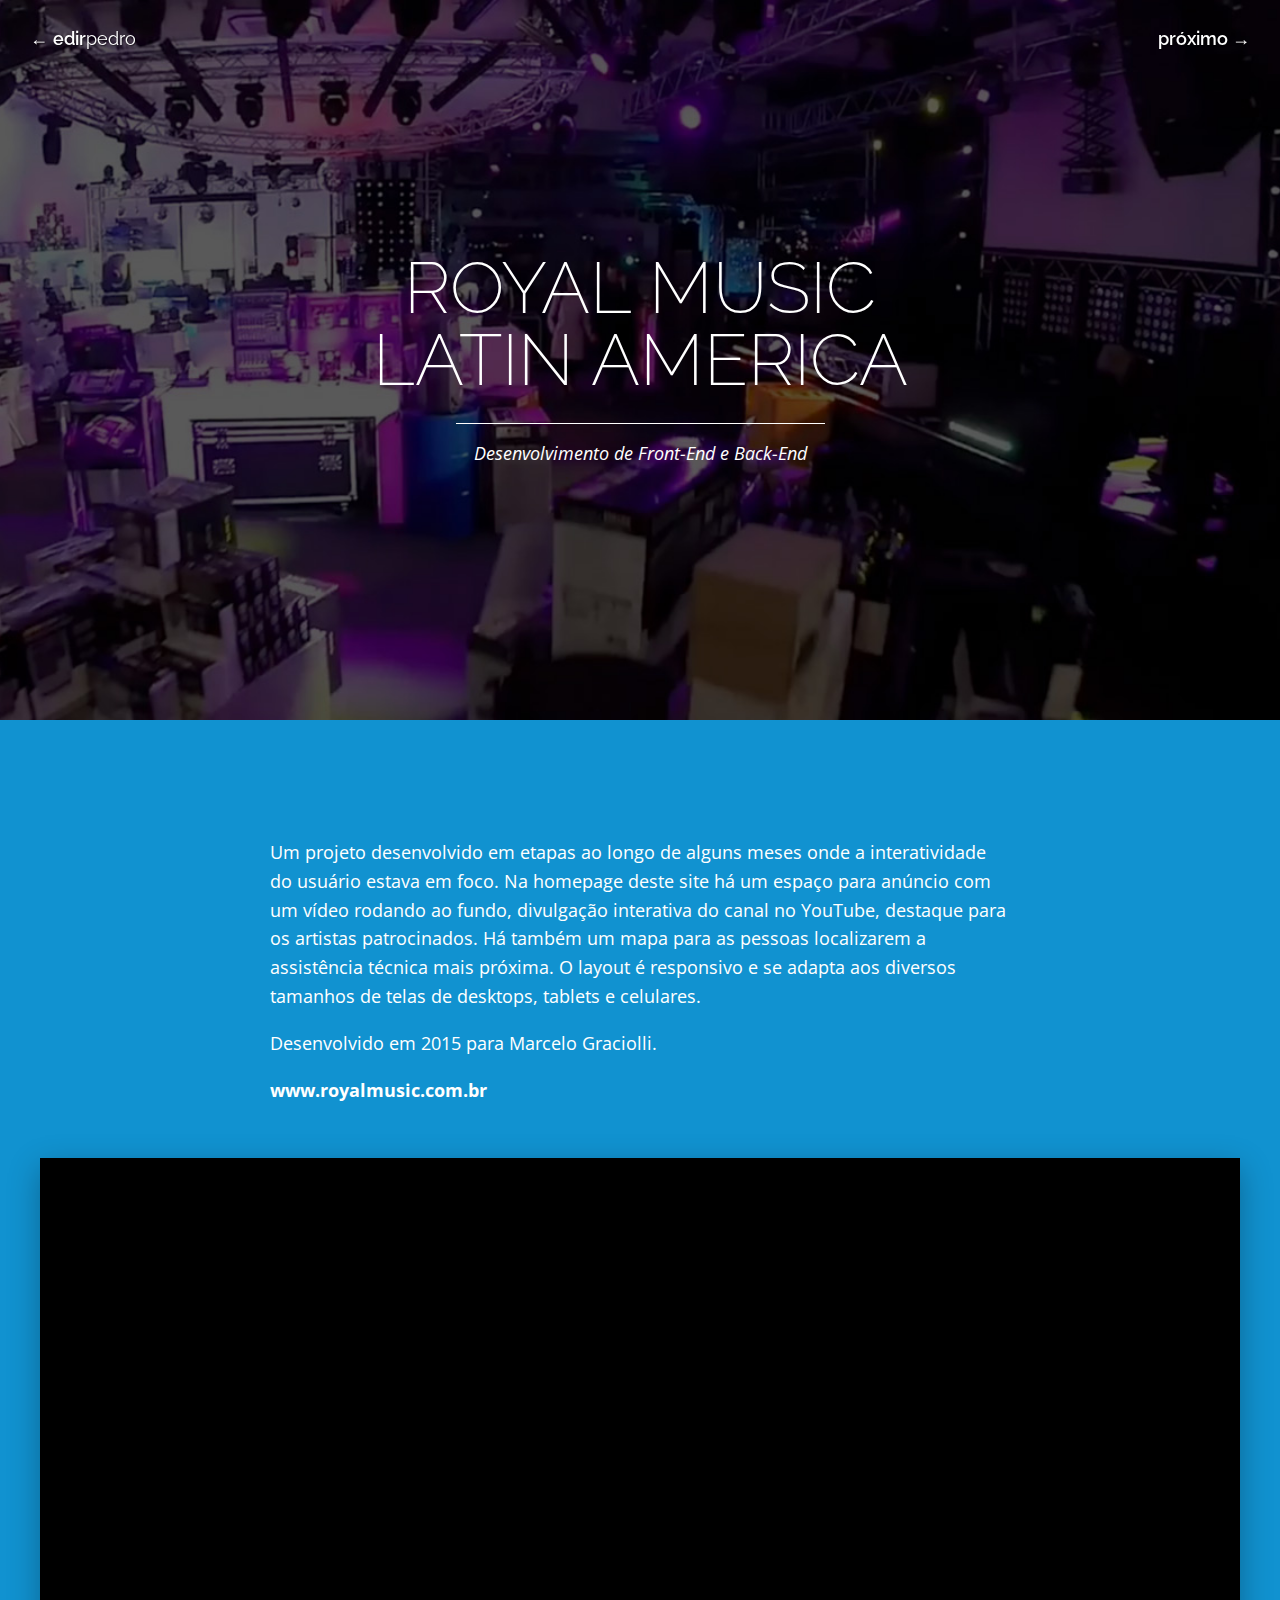
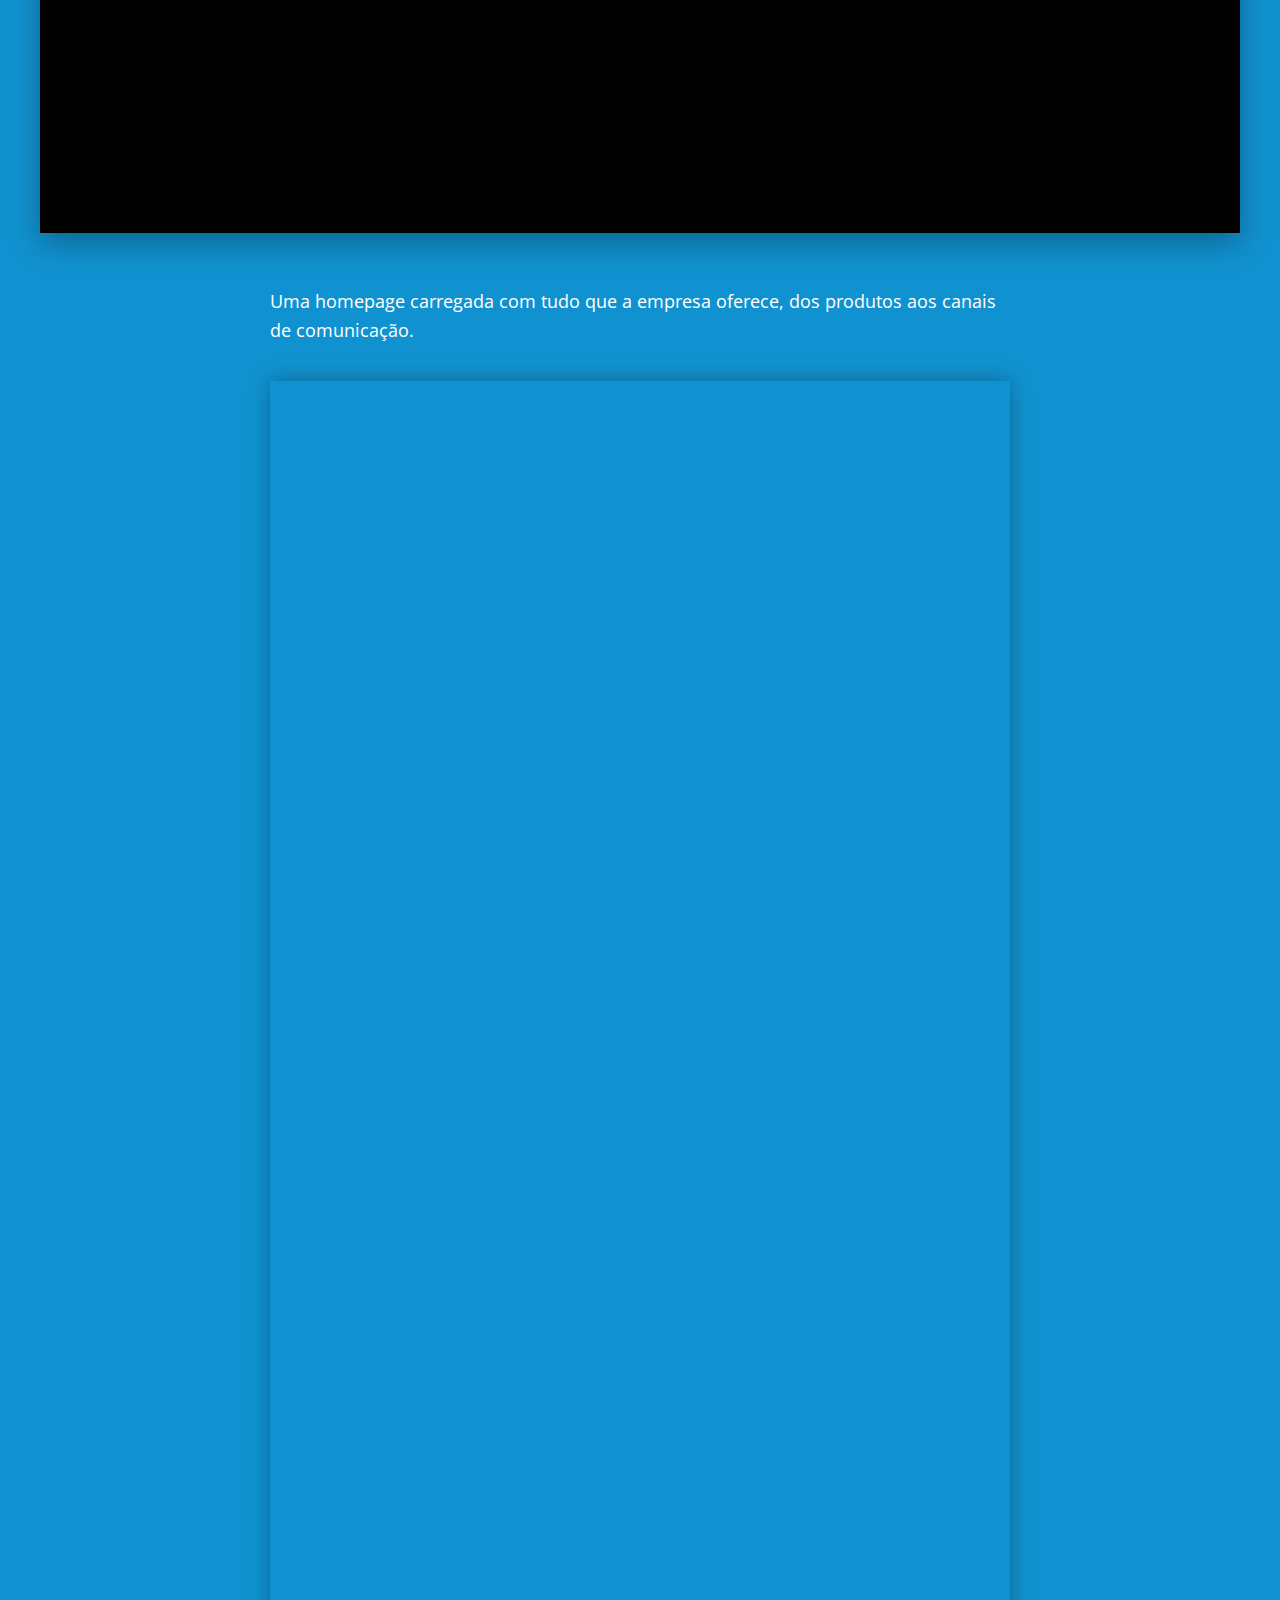
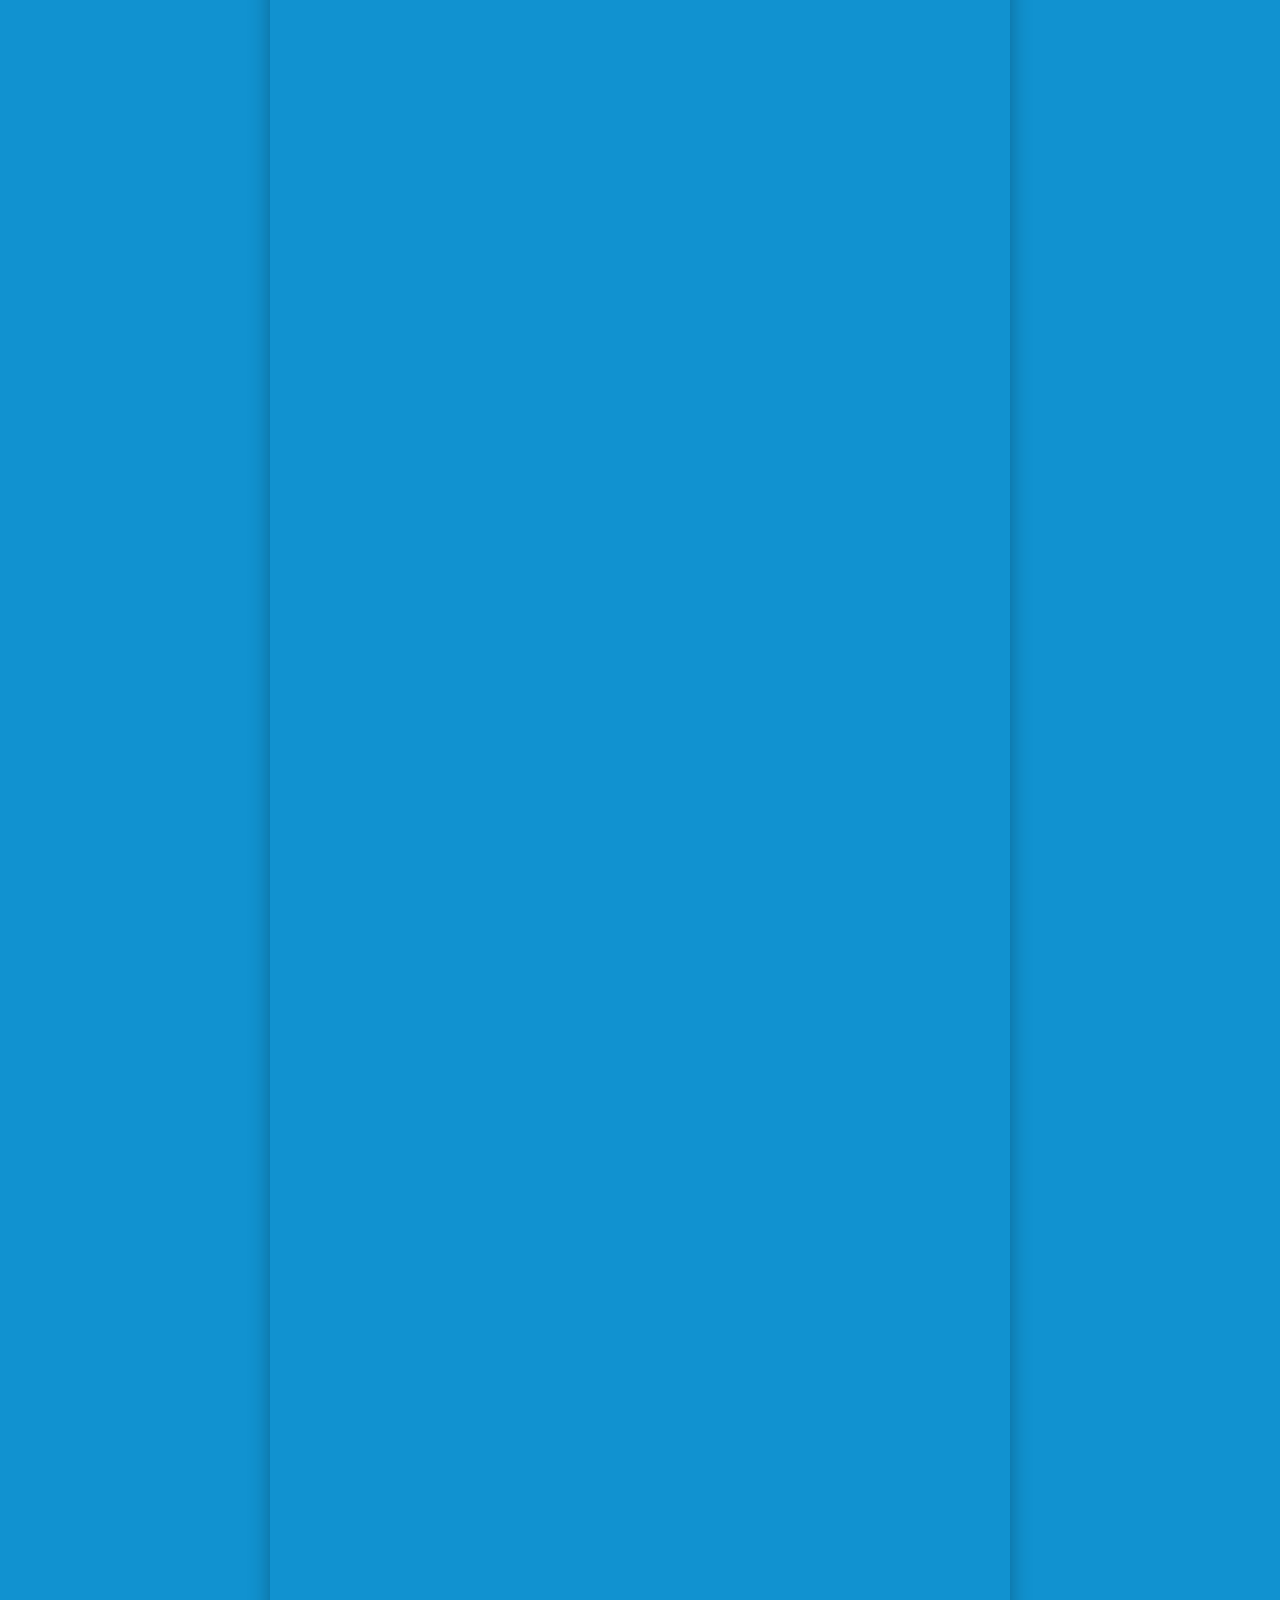
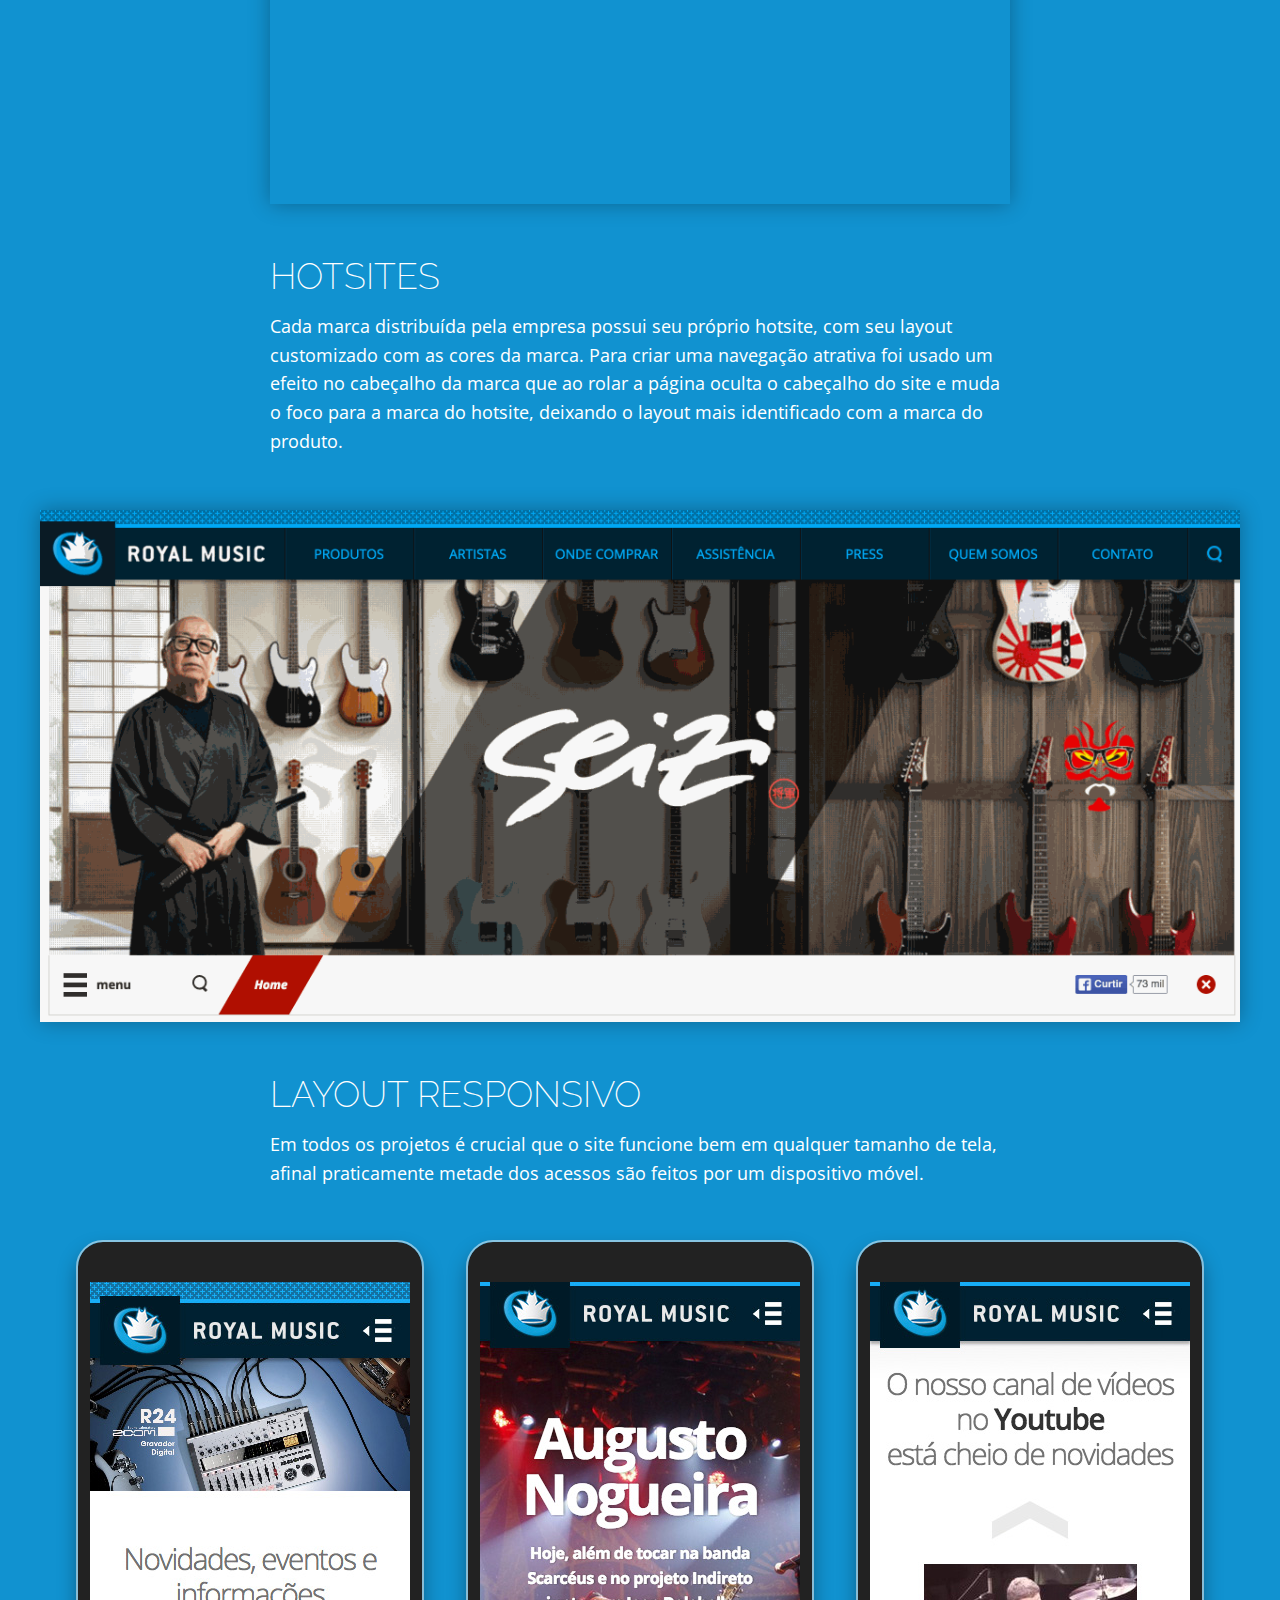
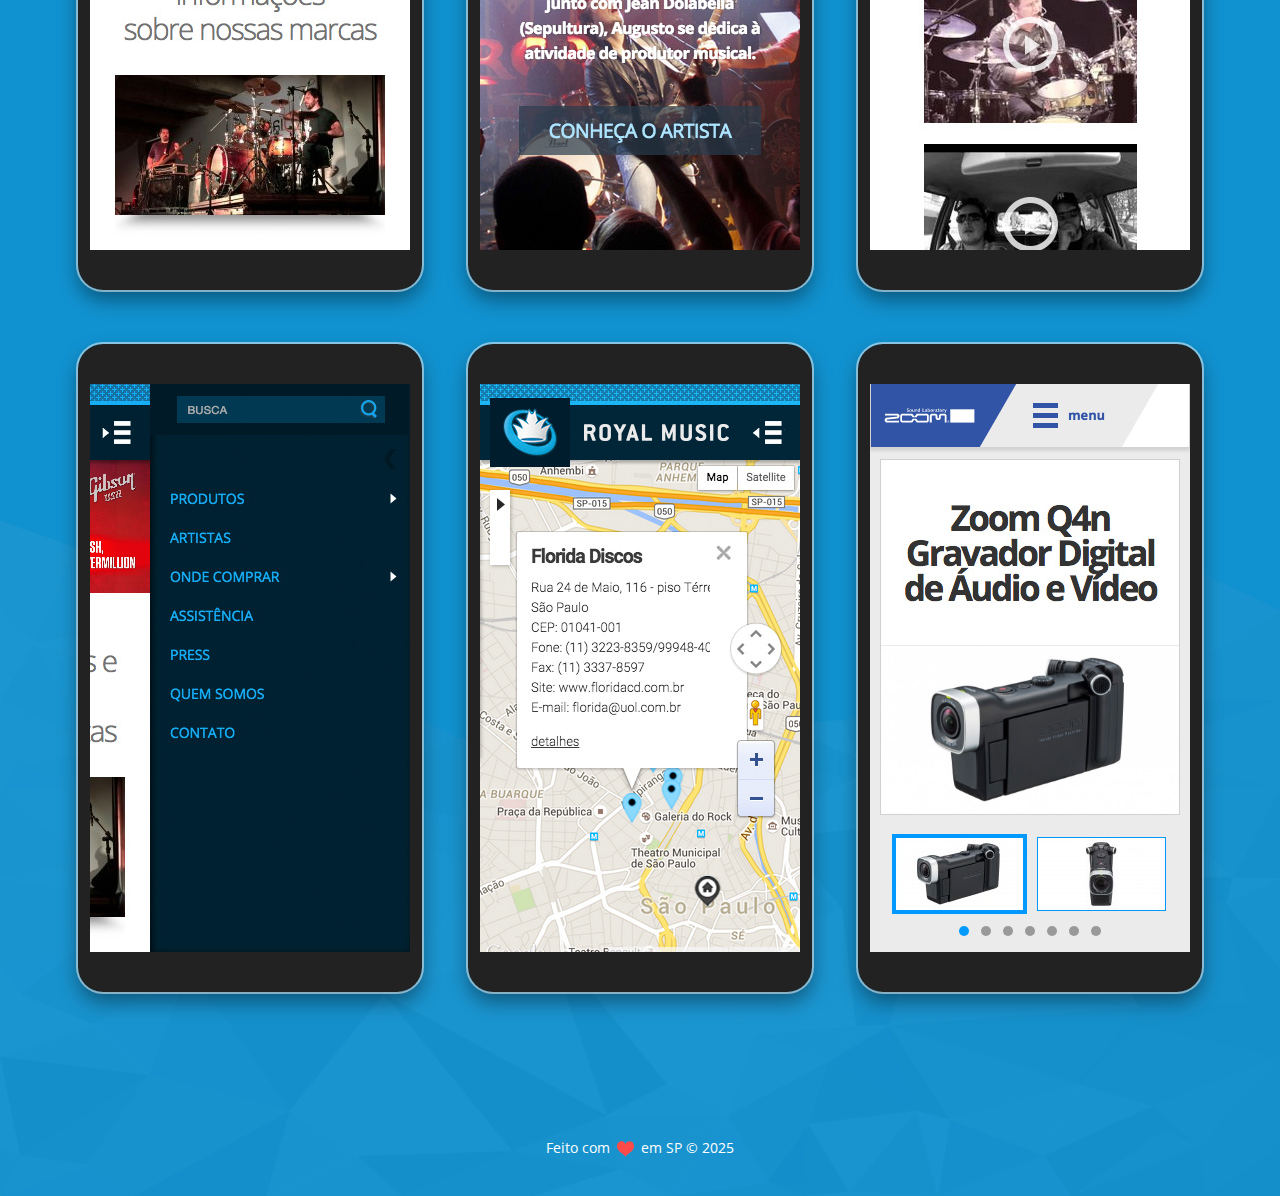
<file: cases/royal-music/index.html>
<!DOCTYPE html>
<html lang="pt">

<head>
  <meta charset="utf-8">
  <meta name="viewport" content="width=device-width, initial-scale=1">

  <title>Royal Music Latin America — Edir Pedro</title>

  <meta name="description" content="Sou Desenvolvedor Front-End, desenvolvo projetos em HTML e CSS, temas e plugins para WordPress, conheça meu portfólio e entre em contato para um orçamento.">
  <meta name="keywords" content="webdesigner,webdeveloper,interface designer,designer de interface,programador html,designer,programador,webdesign,html5,css3,wordpress,woocommerce">
  <link rel="shortcut icon" href="/assets/img/favicon.ico" />

  <!-- Open Graph -->
  <meta property="og:type" content="website" />
  <meta property="og:title" content="Edir Pedro — Desenvolvedor Front-End" />
  <meta property="og:image" content="/assets/img/opengraph.png" />
  <meta property="og:description" content="Sou Desenvolvedor Front-End, desenvolvo projetos em HTML e CSS, temas e plugins para WordPress, conheça meu portfólio e entre em contato para um orçamento." />
  <meta property="og:url" content="https://edirpedro.com.br">

  <!-- Styles -->
  <link href="https://fonts.googleapis.com/css?family=Open+Sans:400,700|Raleway:200,400,600" rel="stylesheet">
  <link rel="stylesheet" type="text/css" href="/assets/css/theme.min.css">

  <!-- Google Analytics -->
  <script async src="https://www.googletagmanager.com/gtag/js?id=G-WLS13BNKCM"></script>
  <script>
    window.dataLayer = window.dataLayer || [];

    function gtag() {
      dataLayer.push(arguments);
    }
    gtag('js', new Date());
    gtag('config', 'G-WLS13BNKCM');
  </script>
</head>

<body class="case">
<header class="header">
  <a class="logo" href="/#portfolio">&larr; <strong>Edir</strong>Pedro</a>
  <a class="next" href="/cases/echo/">próximo &rarr;</a>
</header>
<main>
  <article class="page" style="background-color:#1192d0;">
    <header style="background-image:url(/cases/royal-music/royalmusic-page-header.jpg)">
      <div class="text">
        <h1>Royal Music<br>Latin America</h1>
        <cite>Desenvolvimento de Front-End e Back-End</cite>
      </div>
    </header>
    <div class="entry-content">
      <p>Um projeto desenvolvido em etapas ao longo de alguns meses onde a interatividade do usuário estava em foco. Na homepage deste site há um espaço para anúncio com um vídeo rodando ao fundo, divulgação interativa do canal no YouTube, destaque para os artistas patrocinados. Há também um mapa para as pessoas localizarem a assistência técnica mais próxima. O layout é responsivo e se adapta aos diversos tamanhos de telas de desktops, tablets e celulares.</p>

      <p>Desenvolvido em 2015 para Marcelo Graciolli.</p>

      <p><a href="https://www.royalmusic.com.br" target="_blank"><strong>www.royalmusic.com.br</strong></a></p>

      <div class="youtube alignwide">
        <div class="wrapper">
          <iframe title="Projeto Royal Music" width="500" height="281" src="https://www.youtube.com/embed/cx9GM3jgK0I?feature=oembed&rel=0" frameborder="0" allow="accelerometer; autoplay; clipboard-write; encrypted-media; gyroscope; picture-in-picture; web-share" allowfullscreen=""></iframe>
        </div>
      </div>

      <p>Uma homepage carregada com tudo que a empresa oferece, dos produtos aos canais de comunicação.</p>

      <figure>
        <img decoding="async" loading="lazy" src="/cases/royal-music/royalmusic-home.jpg" alt="Página de entrada.">
      </figure>

      <h2>Hotsites</h2>

      <p>Cada marca distribuída pela empresa possui seu próprio hotsite, com seu layout customizado com as cores da marca. Para criar uma navegação atrativa foi usado um efeito no cabeçalho da marca que ao rolar a página oculta o cabeçalho do site e muda o foco para a marca do hotsite, deixando o layout mais identificado com a marca do produto.</p>

      <figure class="alignwide">
        <img decoding="async" loading="lazy" src="/cases/royal-music/royalmusic-marcas-efeito.gif" alt="Efeito do menu">
      </figure>

      <h2>Layout responsivo</h2>

      <p>Em todos os projetos é crucial que o site funcione bem em qualquer tamanho de tela, afinal praticamente metade dos acessos são feitos por um dispositivo móvel.</p>

      <figure class="mobile is-old alignwide">
        <figure><img decoding="async" loading="lazy" src="/cases/royal-music/royalmusic-mobile-home.jpg" alt=""></figure>
        <figure><img decoding="async" loading="lazy" src="/cases/royal-music/royalmusic-mobile-artista.jpg" alt=""></figure>
        <figure><img decoding="async" loading="lazy" src="/cases/royal-music/royalmusic-mobile-videos.jpg" alt=""></figure>
      </figure>
      <figure class="mobile is-old alignwide">
        <figure><img decoding="async" loading="lazy" src="/cases/royal-music/royalmusic-mobile-menu.jpg" alt=""></figure>
        <figure><img decoding="async" loading="lazy" src="/cases/royal-music/royalmusic-mobile-mapa.jpg" alt=""></figure>
        <figure><img decoding="async" loading="lazy" src="/cases/royal-music/royalmusic-mobile-produto.jpg" alt=""></figure>
      </figure>

    </div>
  </article>
</main>

<footer class="footer">
  <div class="row">
    <div class="col">
      Feito com <svg version="1.1" id="heart" x="0px" y="0px" width="20px" height="17.982px" viewBox="0 0 20 17.982" enable-background="new 0 0 20 17.982" xml:space="preserve">
        <path id="path" d="M9.212,16.975c-0.431-0.482-1.505-1.422-2.389-2.089c-2.617-1.977-2.973-2.263-4.036-3.241
	C0.829,9.841-0.003,8.029,0,5.571C0.001,4.372,0.083,3.91,0.419,3.203c0.57-1.199,1.41-2.091,2.483-2.636
	c0.76-0.386,1.135-0.558,2.404-0.565c1.328-0.007,1.607,0.147,2.389,0.577C8.646,1.101,9.624,2.217,9.827,3.01L9.952,3.5
	l0.308-0.674c1.741-3.812,7.3-3.755,9.234,0.094c0.613,1.221,0.681,3.829,0.137,5.298c-0.71,1.916-2.043,3.376-5.125,5.614
	c-2.021,1.469-4.309,3.689-4.468,4.001C9.853,18.195,10.029,17.89,9.212,16.975z" />
      </svg> em SP &copy; 2025    </div>
  </div>
</footer>

</body>

</html>
</file>
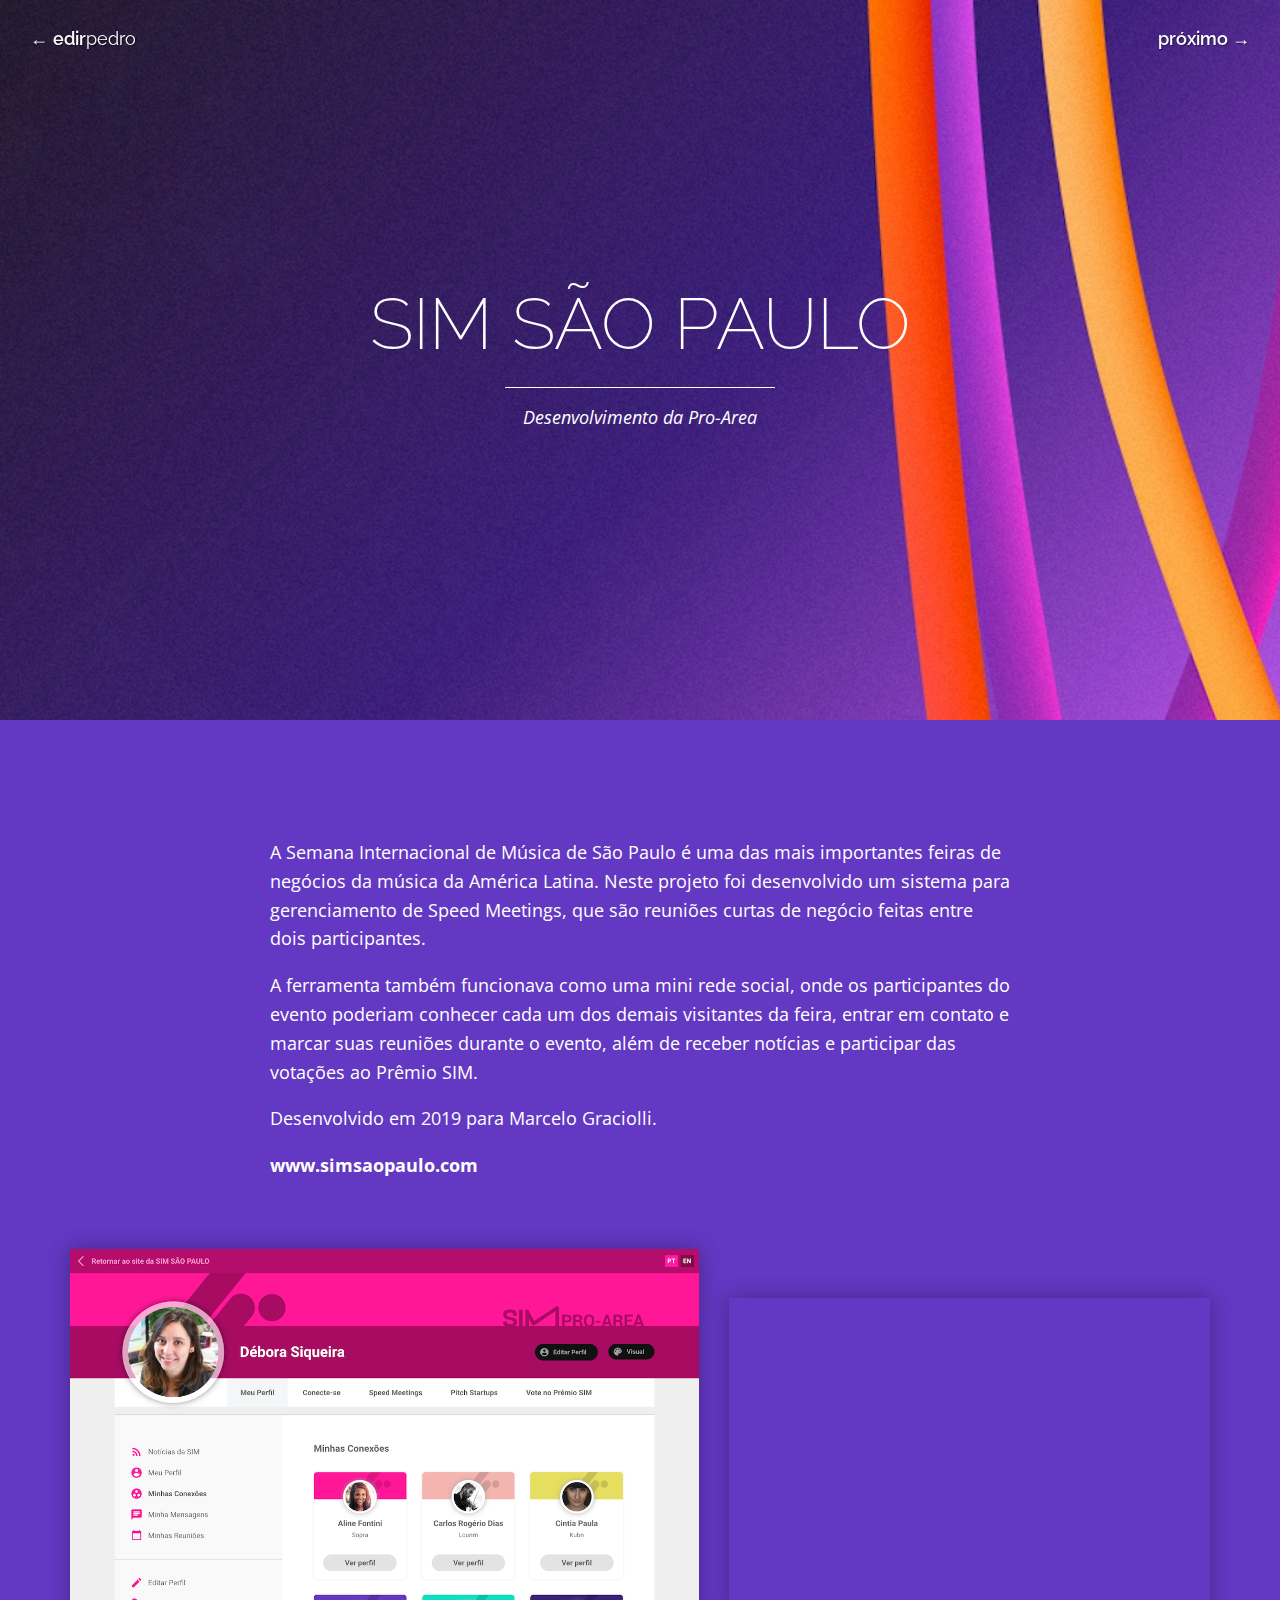
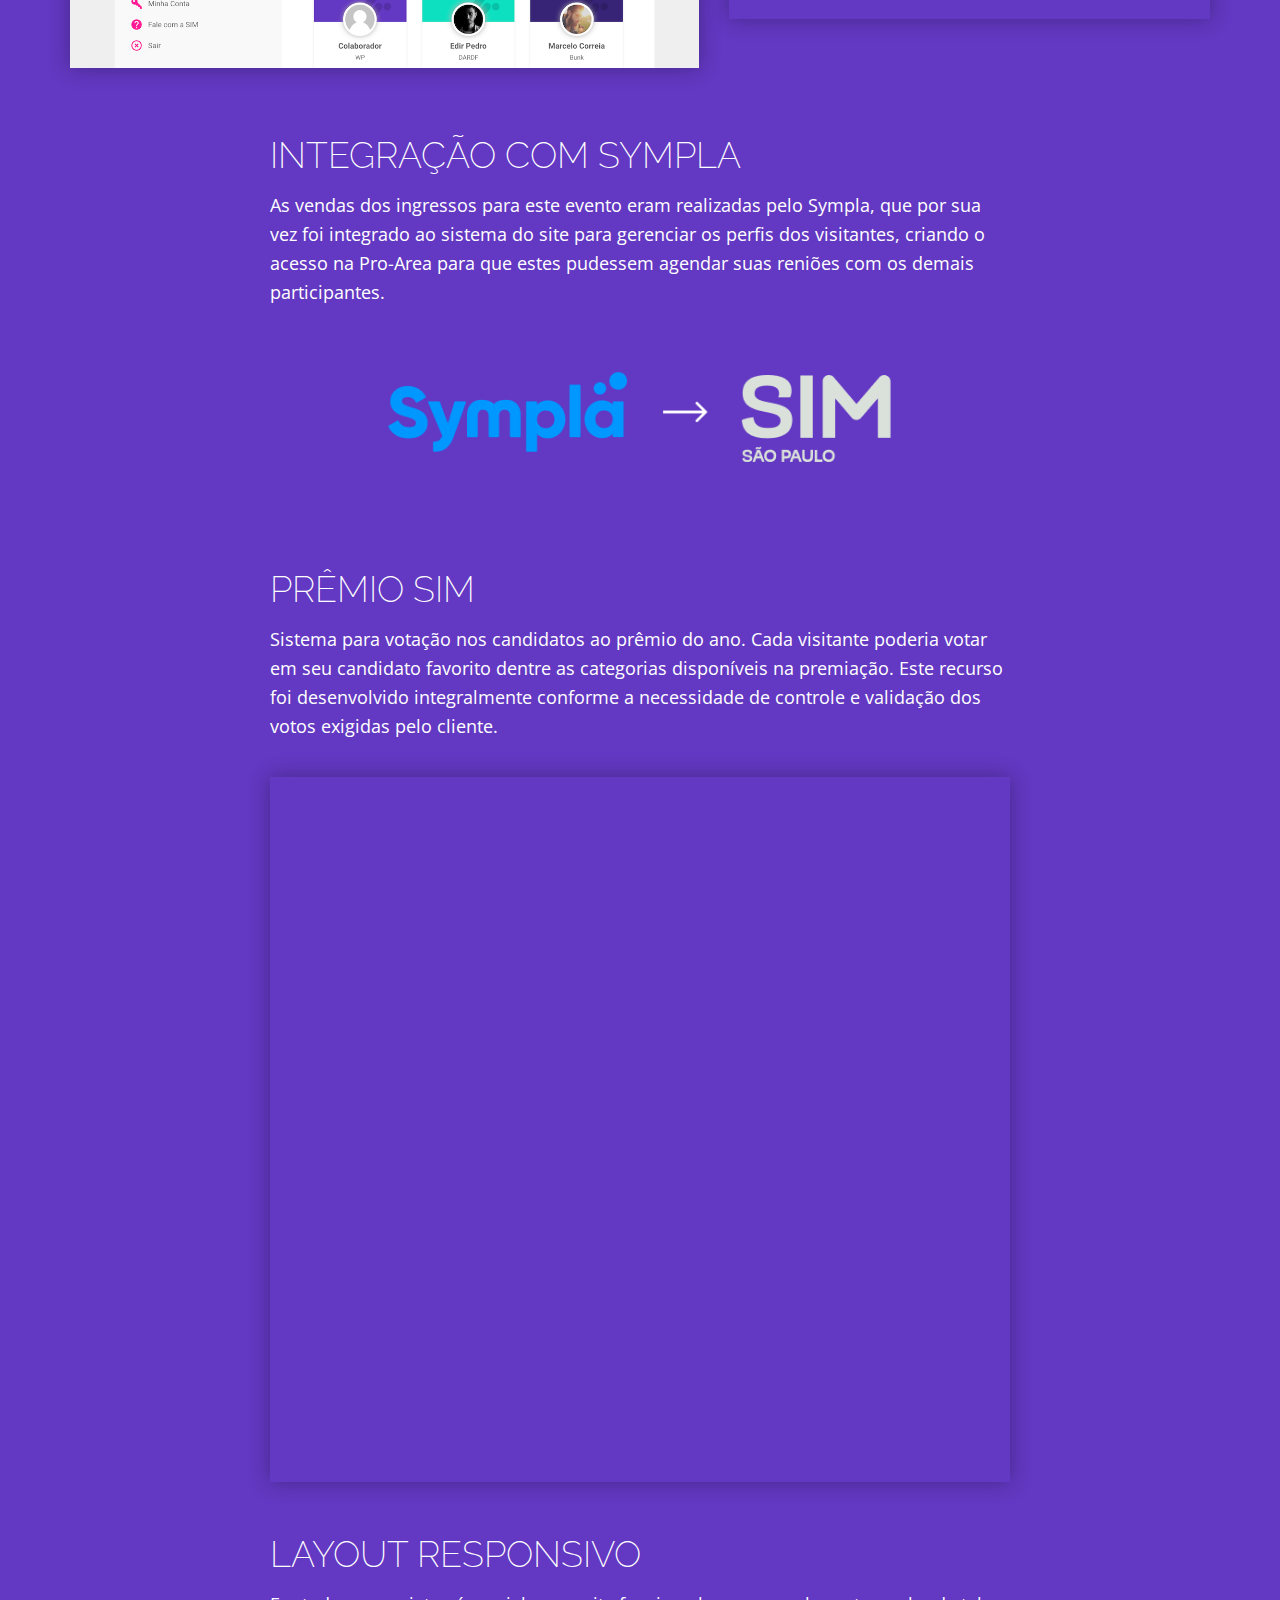
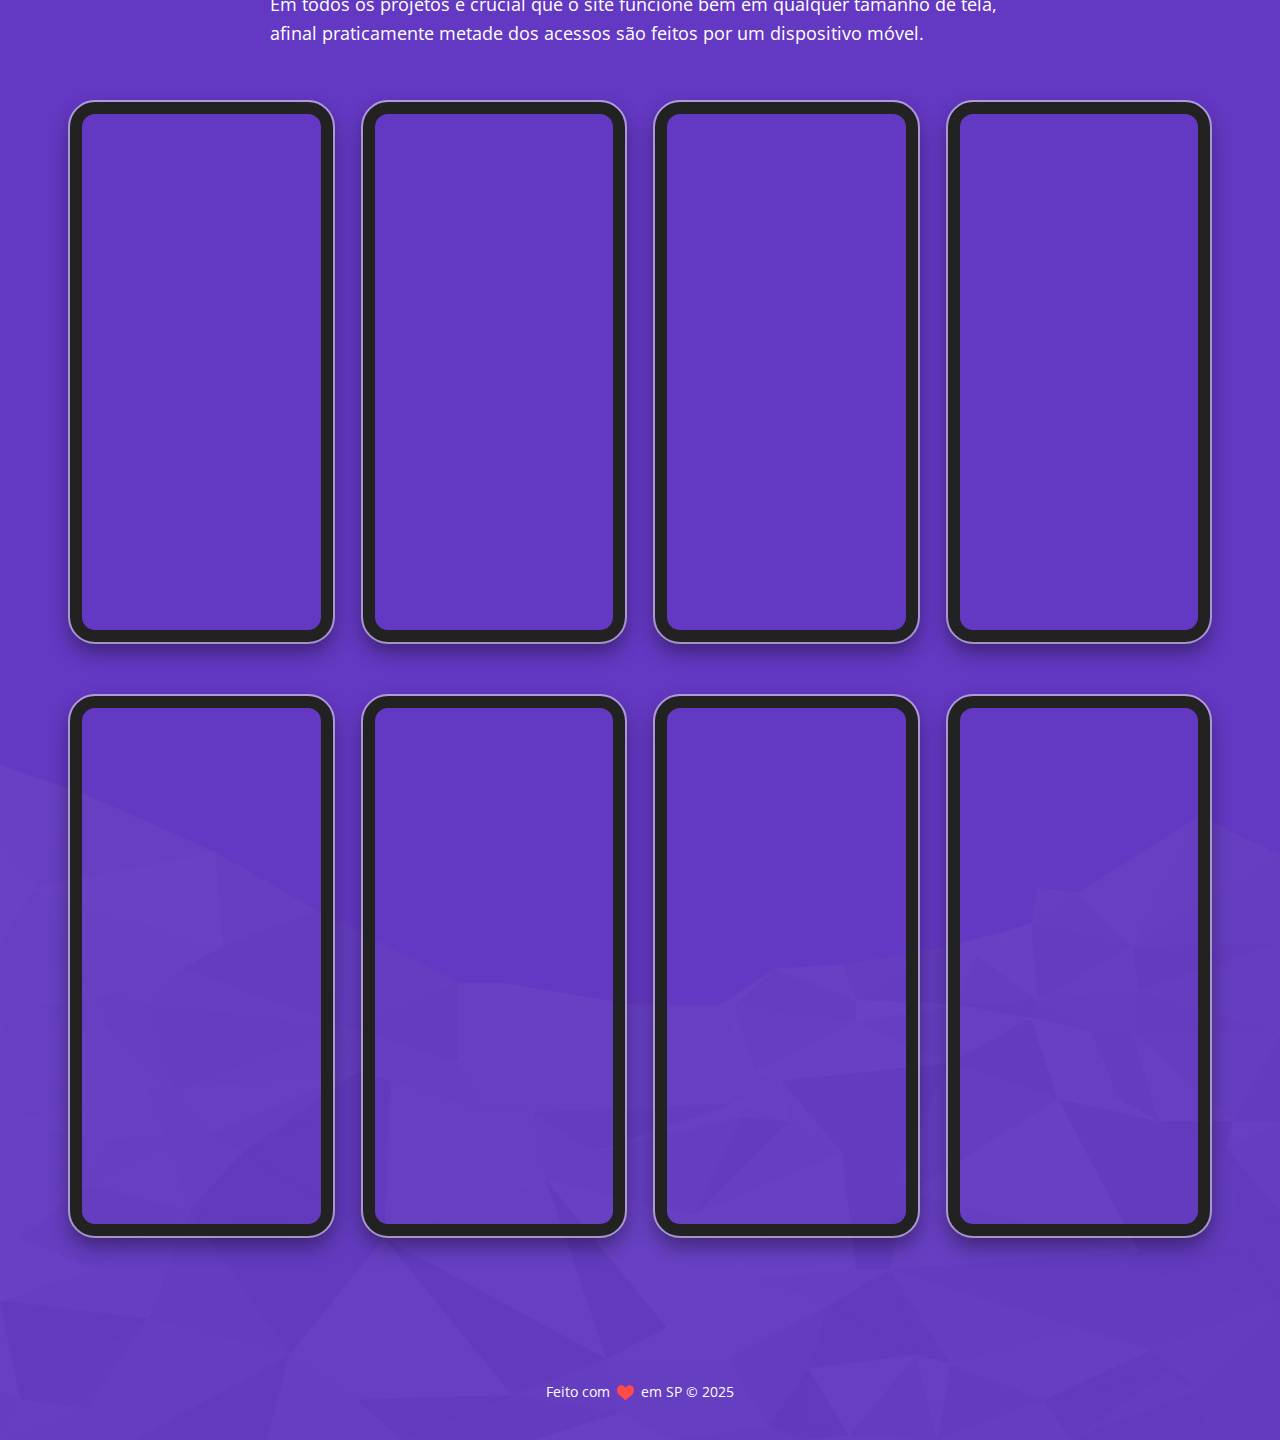
<file: cases/sim-sao-paulo/index.html>
<!DOCTYPE html>
<html lang="pt">

<head>
  <meta charset="utf-8">
  <meta name="viewport" content="width=device-width, initial-scale=1">

  <title>SIM São Paulo — Edir Pedro</title>

  <meta name="description" content="Sou Desenvolvedor Front-End, desenvolvo projetos em HTML e CSS, temas e plugins para WordPress, conheça meu portfólio e entre em contato para um orçamento.">
  <meta name="keywords" content="webdesigner,webdeveloper,interface designer,designer de interface,programador html,designer,programador,webdesign,html5,css3,wordpress,woocommerce">
  <link rel="shortcut icon" href="/assets/img/favicon.ico" />

  <!-- Open Graph -->
  <meta property="og:type" content="website" />
  <meta property="og:title" content="Edir Pedro — Desenvolvedor Front-End" />
  <meta property="og:image" content="/assets/img/opengraph.png" />
  <meta property="og:description" content="Sou Desenvolvedor Front-End, desenvolvo projetos em HTML e CSS, temas e plugins para WordPress, conheça meu portfólio e entre em contato para um orçamento." />
  <meta property="og:url" content="https://edirpedro.com.br">

  <!-- Styles -->
  <link href="https://fonts.googleapis.com/css?family=Open+Sans:400,700|Raleway:200,400,600" rel="stylesheet">
  <link rel="stylesheet" type="text/css" href="/assets/css/theme.min.css">

  <!-- Google Analytics -->
  <script async src="https://www.googletagmanager.com/gtag/js?id=G-WLS13BNKCM"></script>
  <script>
    window.dataLayer = window.dataLayer || [];

    function gtag() {
      dataLayer.push(arguments);
    }
    gtag('js', new Date());
    gtag('config', 'G-WLS13BNKCM');
  </script>
</head>

<body class="case">
<header class="header">
  <a class="logo" href="/#portfolio">&larr; <strong>Edir</strong>Pedro</a>
  <a class="next" href="/cases/habro-music/">próximo &rarr;</a>
</header>
<main>
  <article class="page" style="background-color:#6338C2;">
    <header style="background-image:url(/cases/sim-sao-paulo/simsaopaulo-page-header.jpg)">
      <div class="text">
        <h1>SIM São Paulo</h1>
        <cite>Desenvolvimento da Pro-Area</cite>
      </div>
    </header>
    <div class="entry-content">
      <p>A Semana Internacional de Música de São Paulo é uma das mais importantes feiras de negócios da música da América Latina. Neste projeto foi desenvolvido um sistema para gerenciamento de Speed Meetings, que são reuniões curtas de negócio feitas entre dois participantes.</p>
      <p>A ferramenta também funcionava como uma mini rede social, onde os participantes do evento poderiam conhecer cada um dos demais visitantes da feira, entrar em contato e marcar suas reuniões durante o evento, além de receber notícias e participar das votações ao Prêmio SIM.</p>

      <p>Desenvolvido em 2019 para Marcelo Graciolli.</p>

      <p><a href="https://www.simsaopaulo.com" target="_blank"><strong>www.simsaopaulo.com</strong></a></p>

      <figure class="gallery is-highlighted alignwide">
        <figure class="is-high"><img decoding="async" loading="lazy" src="/cases/sim-sao-paulo/simsaopaulo-conexoes.png" alt=""></figure>
        <figure><img decoding="async" loading="lazy" src="/cases/sim-sao-paulo/simsaopaulo-reunioes.png" alt=""></figure>
      </figure>

      <h2>Integração com Sympla</h2>

      <p>As vendas dos ingressos para este evento eram realizadas pelo Sympla, que por sua vez foi integrado ao sistema do site para gerenciar os perfis dos visitantes, criando o acesso na Pro-Area para que estes pudessem agendar suas reniões com os demais participantes.</p>

      <p><img decoding="async" loading="lazy" src="/cases/sim-sao-paulo/sympla-sim.png" alt=""></p>

      <h2>Prêmio SIM</h2>

      <p>Sistema para votação nos candidatos ao prêmio do ano. Cada visitante poderia votar em seu candidato favorito dentre as categorias disponíveis na premiação. Este recurso foi desenvolvido integralmente conforme a necessidade de controle e validação dos votos exigidas pelo cliente.</p>

      <figure><img decoding="async" loading="lazy" src="/cases/sim-sao-paulo/simsaopaulo-premio-sim.png" alt=""></figure>

      <h2>Layout responsivo</h2>

      <p>Em todos os projetos é crucial que o site funcione bem em qualquer tamanho de tela, afinal praticamente metade dos acessos são feitos por um dispositivo móvel.</p>

      <figure class="mobile alignwide">
        <figure><img decoding="async" loading="lazy" src="/cases/sim-sao-paulo/simsaopaulo-mobile-premio-sim.png" alt=""></figure>
        <figure><img decoding="async" loading="lazy" src="/cases/sim-sao-paulo/simsaopaulo-mobile-reunioes.png" alt=""></figure>
        <figure><img decoding="async" loading="lazy" src="/cases/sim-sao-paulo/simsaopaulo-mobile-conexoes.png" alt=""></figure>
        <figure><img decoding="async" loading="lazy" src="/cases/sim-sao-paulo/simsaopaulo-mobile-mensagens.png" alt=""></figure>
      </figure>
      <figure class="mobile alignwide">
        <figure><img decoding="async" loading="lazy" src="/cases/sim-sao-paulo/simsaopaulo-mobile-menu.png" alt=""></figure>
        <figure><img decoding="async" loading="lazy" src="/cases/sim-sao-paulo/simsaopaulo-mobile-artistas.png" alt=""></figure>
        <figure><img decoding="async" loading="lazy" src="/cases/sim-sao-paulo/simsaopaulo-mobile-conecte-se.png" alt=""></figure>
        <figure><img decoding="async" loading="lazy" src="/cases/sim-sao-paulo/simsaopaulo-mobile-noticias.png" alt=""></figure>
      </figure>

    </div>
  </article>
</main>

<footer class="footer">
  <div class="row">
    <div class="col">
      Feito com <svg version="1.1" id="heart" x="0px" y="0px" width="20px" height="17.982px" viewBox="0 0 20 17.982" enable-background="new 0 0 20 17.982" xml:space="preserve">
        <path id="path" d="M9.212,16.975c-0.431-0.482-1.505-1.422-2.389-2.089c-2.617-1.977-2.973-2.263-4.036-3.241
	C0.829,9.841-0.003,8.029,0,5.571C0.001,4.372,0.083,3.91,0.419,3.203c0.57-1.199,1.41-2.091,2.483-2.636
	c0.76-0.386,1.135-0.558,2.404-0.565c1.328-0.007,1.607,0.147,2.389,0.577C8.646,1.101,9.624,2.217,9.827,3.01L9.952,3.5
	l0.308-0.674c1.741-3.812,7.3-3.755,9.234,0.094c0.613,1.221,0.681,3.829,0.137,5.298c-0.71,1.916-2.043,3.376-5.125,5.614
	c-2.021,1.469-4.309,3.689-4.468,4.001C9.853,18.195,10.029,17.89,9.212,16.975z" />
      </svg> em SP &copy; 2025    </div>
  </div>
</footer>

</body>

</html>
</file>
<file: assets/css/theme.min.css>
@charset "UTF-8";*,::after,::before{box-sizing:border-box}body,html{padding:0;margin:0}main{overflow:hidden}.row{position:relative;display:flex;flex-wrap:wrap;max-width:1200px;margin:0 auto;padding:0 15px}.row.is-visible .col{outline:1px solid red}.row.is-fluid{max-width:none}.col{flex:1 1 0;padding:0 15px}.col-one-third{flex-basis:33.3333333333%}.col-two-third{flex-basis:66.6666666667%}.col-25{flex-basis:25%}.col-50{flex-basis:50%}.col-75{flex-basis:75%}.col-100{flex-basis:100%}@media (max-width:781px){.col{flex:1 1 100%}}body,html{font-family:"Open Sans",Helvetica,Arial,sans-serif;font-size:18px;line-height:1.6;font-weight:400;color:#fff;background:#222;text-rendering:optimizeLegibility!important;-webkit-font-smoothing:antialiased!important;word-wrap:break-word;word-break:break-word}@media (max-width:575px){body,html{font-size:16px}}a{color:#fff;text-decoration:none}a:hover{text-decoration:underline}h1,h2,h3,h4,h5,h6{font-family:Raleway,Helvetica,Arial,sans-serif;font-weight:200;line-height:1;margin:1.5em 0 .5em 0;color:#fff;text-transform:uppercase}h1{margin-top:0;margin-bottom:1em;font-size:2.7rem}h2{font-size:2rem}h3{font-size:1.6rem}h4{font-size:1.4rem}h5{font-size:1.2rem}h6{font-size:1rem}@media (max-width:575px){h1{font-size:2.3rem}}p{margin:1em 0}blockquote{position:relative;padding:1.5em;margin:0 0 1em;font-size:1.3em;font-style:italic;text-align:center;color:#000;background:#fff;border-top:1px solid #000;border-bottom:1px solid #000}blockquote p:last-child{margin-bottom:0}blockquote cite{display:block;margin-top:.5em;font-size:.8em;font-style:normal}q{quotes:"“" "”" "‘" "’";font-style:italic}q::before{content:open-quote}q::after{content:close-quote}cite{font-style:italic;color:#fff}b,strong{font-weight:700}em,i{font-style:italic}small{font-size:.8em}del,s,strike{color:red}ins,u{color:green}mark{background-color:#ff0}sub{vertical-align:sub;font-size:.7em}sup{vertical-align:super;font-size:.7em}abbr{border-bottom:1px dotted red}hr{margin:2em 25%;border:none;border-bottom:1px solid #000}address{margin-bottom:1.5em}figure,img{display:inline-block;max-width:100%;padding:0;margin:0}ol,ul{padding:0 0 0 1em;margin:1em 0}ol ol,ol ul,ul ol,ul ul{padding:0 0 0 1em;margin:0}ul{list-style-type:disc}ol{list-style-type:decimal}ol ol{list-style-type:lower-alpha}dl{margin:1em 0}dt{margin:1em 0 0;font-family:Raleway,Helvetica,Arial,sans-serif;font-size:1.2em;font-weight:400}dd{margin:0 0 1em}.header a{z-index:100;display:block;float:left;position:fixed;top:30px;font-family:Raleway,Helvetica,Arial,sans-serif;font-size:1em;line-height:1;color:#fff;text-decoration:none;text-transform:lowercase;text-shadow:1px 1px 1px rgba(0,0,0,.5);transition-duration:.15s;transition-timing-function:ease-in-out;transition-delay:0s;transition-property:all}.header a:hover{transition-duration:.15s;transition-timing-function:ease-in-out;transition-delay:0s;transition-property:all;font-size:1.2em}.header .logo{left:30px}.header .logo strong{font-weight:600}.header .next{right:30px;font-weight:600}.footer{background:0 0}.footer .row{margin-top:-90px;padding-top:30px;padding-bottom:30px;font-size:.8em;text-align:center;color:#fff}.footer svg{width:17px;fill:#ff4a4a;margin:0 3px;vertical-align:middle;animation:heart 1s infinite}@keyframes heart{0%{fill:#fff}50%{fill:#ff4a4a}100%{fill:#fff}}@keyframes heart-black{0%{fill:#000}50%{fill:#ff4a4a}100%{fill:#000}}.button{display:inline-block;padding:2px;text-decoration:none!important;background:#fff}.button span{display:block;padding:10px 15px;font-family:"Open Sans",Helvetica,Arial,sans-serif;font-size:1em;line-height:1;text-transform:uppercase;transition-duration:.15s;transition-timing-function:ease-in-out;transition-delay:0s;transition-property:all}.button:hover span{transition-duration:.15s;transition-timing-function:ease-in-out;transition-delay:0s;transition-property:all}.button.gradient{background-size:500% 500%!important;animation:buttonAnimation 10s ease infinite!important;background:linear-gradient(135deg,transparent,#fff,transparent)}.button.gradient span{background:rgba(255,255,255,.2);color:#fff}.button.gradient:hover span{background:#fff;color:#000}.button.solid-white{padding:0;border:2px solid #fff;background:0 0}.button.solid-white span{background:0 0;color:#fff}.button.solid-white:hover span{background:#fff;color:#000}@keyframes buttonAnimation{0%{background-position:1% 0}50%{background-position:99% 100%}100%{background-position:1% 0}}.divider-right{position:relative}.divider-right:before{content:"";position:absolute;top:0;right:-5%;width:110%;height:150px;background:#000;transform:rotate(3deg);transform-origin:top right}.divider-left{position:relative}.divider-left:before{content:"";position:absolute;top:0;left:-5%;width:110%;height:150px;background:#000;transform:rotate(-3deg);transform-origin:top left}.home-introduction{position:relative;height:100vh;background:url(../img/homeoffice.jpg) center center no-repeat;background-size:cover;background-attachment:fixed}@media (max-width:1023px){.home-introduction{background-attachment:scroll}}.home-introduction .mask{position:absolute;top:0;left:0;width:100%;height:100%;background:url(../img/pattern-photo.png) left top repeat}.home-introduction .row{height:100vh}.home-introduction .col{display:flex;align-items:center;justify-content:center;height:100vh}.home-introduction h1{font-size:3em;margin:0 0 10px;text-transform:lowercase}.home-introduction h1 strong{color:#00bcd4;font-weight:400}.home-introduction .arrow{position:absolute;bottom:50px;left:0;right:0;display:block;width:auto;margin:0 auto}.home-portfolio{min-height:100vh;background:#000 url(../img/portfolio-bg.jpg) center center no-repeat;background-size:cover;background-attachment:fixed}@media (max-width:1023px){.home-portfolio{background-attachment:scroll}}.home-portfolio .row{padding-top:100px;padding-bottom:100px}.home-portfolio ul{padding:5px 20px;list-style:none;border-left:2px solid #f0a830}.home-portfolio li{padding:0;margin:0}.home-portfolio li a{z-index:0;position:relative;display:inline-block;text-decoration:none;padding:2px 0}.home-portfolio li a:before{transition-duration:.15s;transition-timing-function:ease-in-out;transition-delay:0s;transition-property:all;content:"";z-index:-1;position:absolute;top:0;bottom:0;left:-10px;right:0;width:0;height:100%;background:#f0a830}.home-portfolio li a:hover:before{transition-duration:.15s;transition-timing-function:ease-in-out;transition-delay:0s;transition-property:all;width:calc(100% + 20px)}@media (max-width:781px){.home-portfolio li a{padding:5px 0}}.home-about{min-height:100vh;background:#00a8a8 url(../img/pattern-1la.png) bottom center no-repeat;background-size:cover}.home-about:before{background:#00a8a8}.home-about .row{padding-top:100px;padding-bottom:100px;text-align:right}.home-about .button.gradient{background:linear-gradient(135deg,#00a8a8,#fff,#00a8a8)}.home-about .button.gradient span{background:#00a8a8;color:#fff}.home-about .button.gradient:hover span{background:#fff;color:#00a8a8}.home-knowledge{min-height:100vh;background:#d50075 url(../img/pattern-2rb.png) bottom center no-repeat;background-size:cover}.home-knowledge:before{background:#d50075}.home-knowledge .row{padding-top:100px;padding-bottom:100px}.home-knowledge ul{display:flex;flex-wrap:wrap;gap:15px;padding:0;margin:0;overflow:hidden}.home-knowledge li{display:block;list-style:none;font-weight:400;padding:5px 15px;margin:0;border-width:2px;border-style:solid;border-color:#fff;color:#fff}.home-knowledge li.r1{border-color:#fff;color:#fff;background-color:rgba(255,255,255,.2)}.home-knowledge li.r2{border-color:rgba(255,255,255,.75);color:rgba(255,255,255,.75);font-size:.95em}.home-knowledge li.r3{border-color:rgba(255,255,255,.5);color:rgba(255,255,255,.5);border-width:1px;padding:6px 16px;font-size:.95em}.home-wordpress{background:#21759b}.home-wordpress:before{background:#21759b}.home-wordpress .row{padding-top:100px;text-align:center}.home-wordpress h1{margin-top:.3em;text-transform:none}.home-wordpress p{max-width:570px;margin:0 auto 4em}.home-wordpress img.painel{display:block;margin:0 auto}.home-github{min-height:100vh;background:#6e5494 url(../img/pattern-1ra.png) bottom center no-repeat;background-size:cover}.home-github:before{background:#6e5494}.home-github .row{padding-top:120px;padding-bottom:190px}.home-github .octocat{display:flex;align-items:center;justify-content:center}.home-github .octocat img{display:block;align-self:center}@media (max-width:575px){.home-github .octocat img{width:140px}}.home-github h1{text-transform:none}@media (max-width:575px){.home-github h1{text-align:center;margin:1em 0}}.home-github dt a{text-decoration:none}.home-github dt a:hover{text-decoration:underline}.home-github dd{color:#bdafd2}.home-github .button.gradient{background:linear-gradient(135deg,#6e5494,#fff,#6e5494)}.home-github .button.gradient span{background:#6e5494;color:#fff}.home-github .button.gradient:hover span{background:#fff;color:#6e5494}.page{background-image:url(../img/pattern-1ra.png);background-size:contain;background-position:center bottom;background-repeat:no-repeat}@media (max-width:781px){.page{background-size:150%}}.page header{position:relative;display:flex;align-items:center;justify-content:center;padding:100px 30px;min-height:calc(100vh - 180px);background-size:cover;background-position:center center;background-repeat:no-repeat;background-attachment:fixed}.page header .text{max-width:800px;margin:0 auto;text-align:center}.page header h1{font-size:4rem;margin:0}.page header cite{display:inline-block;padding:1rem 1rem 0;margin:1.5em auto 0;font-family:"Open Sans",Helvetica,Arial,sans-serif;font-size:1em;font-style:italic;line-height:1.3em;color:#fff;border-top:1px solid #fff;background:0 0}@media (max-width:1023px){.page header{background-attachment:scroll}.page header h1{font-size:2.5rem}}.page .entry-content{padding:100px 0 150px}.page .entry-content>*{max-width:800px;padding-left:30px;padding-right:30px;margin-left:auto;margin-right:auto}.page .alignwide{max-width:1200px;margin:3rem auto;padding-right:0;padding-left:0}.page .alignfull{max-width:100%;margin:3rem auto;padding-right:0;padding-left:0}.page .youtube{max-width:1200px;margin:3rem auto}.page .youtube .wrapper{position:relative;background:#000}.page .youtube .wrapper:before{content:"";display:block;position:relative;width:100%;padding-top:56.25%}.page .youtube iframe{position:absolute;top:0;left:0;width:100%;height:100%;box-shadow:0 10px 30px rgba(0,0,0,.3)}.page figure{display:flex;align-items:center;justify-content:center;margin:2rem 0}.page figure img{display:block;box-shadow:0 0 20px rgba(0,0,0,.3)}.page figure.gallery{display:flex;flex-wrap:wrap;align-items:flex-start;justify-items:center;padding:0 15px}.page figure.gallery figure{display:flex;align-items:center;justify-content:center;padding:15px;margin:0}.page figure.gallery figure img{display:block}.page figure.gallery.columns-2 figure{flex-basis:50%}.page figure.gallery.columns-3 figure{flex-basis:33.3333333333%}.page figure.gallery.columns-4 figure{flex-basis:25%}.page figure.gallery.is-highlighted{flex-wrap:nowrap;align-items:center}.page figure.gallery.is-highlighted figure{width:100%}.page figure.gallery.is-highlighted figure.is-high{width:130%}@media (max-width:781px){.page figure.gallery{flex-wrap:wrap!important}.page figure.gallery figure{flex-basis:100%!important;width:100%}}.page figure.mobile{display:flex;flex-wrap:nowrap;align-items:center;gap:30px;padding:0 30px}.page figure.mobile figure{display:flex;align-items:center;justify-content:center;padding:0;margin:0;width:100%}.page figure.mobile figure img{display:block;border:12px solid #222;box-shadow:0 10px 20px rgba(0,0,0,.4);border-radius:25px;outline:2px solid rgba(255,255,255,.5)}.page figure.mobile.is-white figure img{padding:1px;border-color:#fff;background:#ccc}.page figure.mobile.is-old figure img{border-top-width:40px;border-bottom-width:40px}.page figure.mobile figure.is-high{width:120%}@media (max-width:781px){.page figure.mobile{flex-wrap:wrap}.page figure.mobile figure{flex-basis:100%!important;width:100%}}.page figure.mansory{display:block;-moz-column-gap:0;column-gap:0;padding:0 15px}.page figure.mansory.columns-2{-moz-columns:2;columns:2}.page figure.mansory.columns-3{-moz-columns:3;columns:3}.page figure.mansory.columns-4{-moz-columns:4;columns:4}.page figure.mansory figure{display:flex;align-items:center;justify-content:center;padding:15px;margin:0}.page figure.mansory figure img{display:block}@media (max-width:781px){.page figure.mansory{-moz-columns:1!important;columns:1!important}}.page .entry-content>ol,.page .entry-content>ul{padding-left:60px}.not-found header{position:relative;display:flex;align-items:center;justify-content:center;padding:100px 15px;min-height:100vh;background-size:cover;background-position:center center;background-repeat:no-repeat;background-attachment:fixed}@media (max-width:1023px){.not-found header{background-attachment:scroll}}.not-found .text{max-width:800px;margin:0 auto;padding:30px;text-align:center}.not-found h1{font-size:4rem;margin:0}
/*# sourceMappingURL=theme.min.css.map */
</file>
